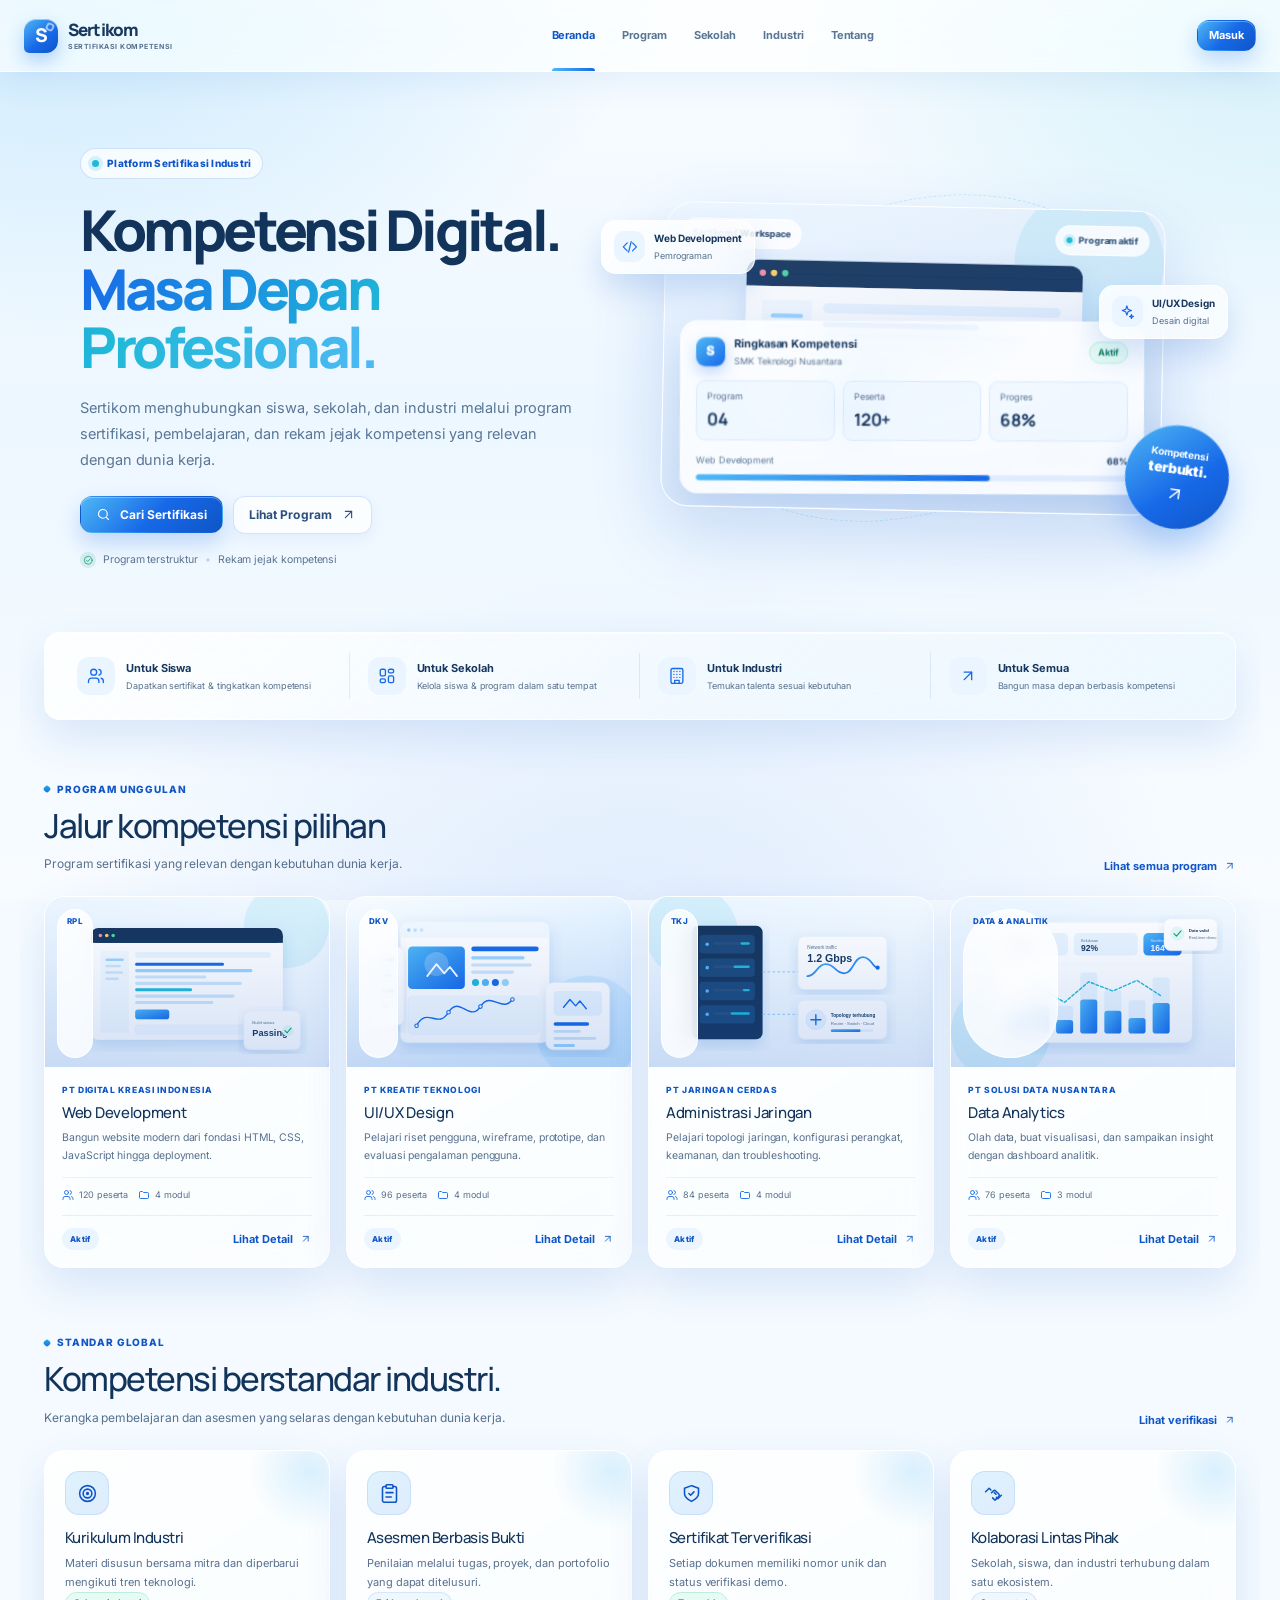
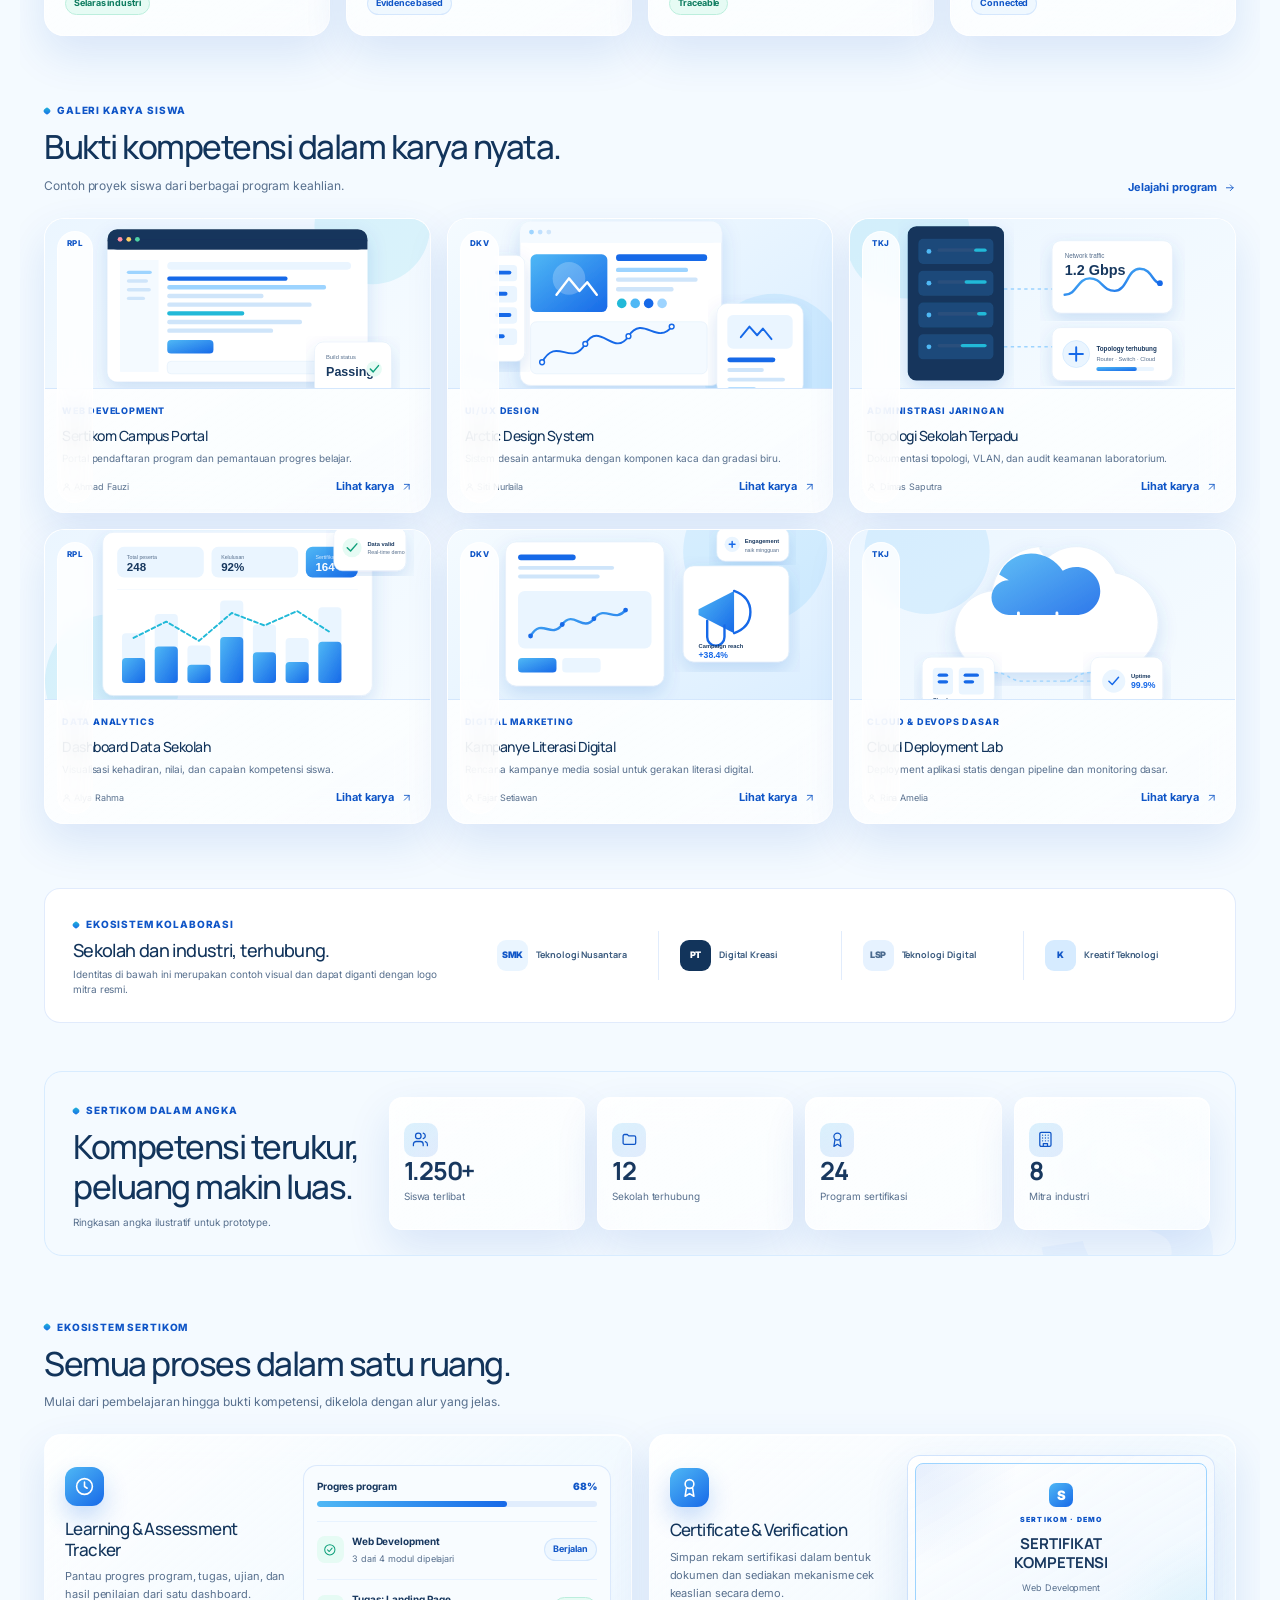
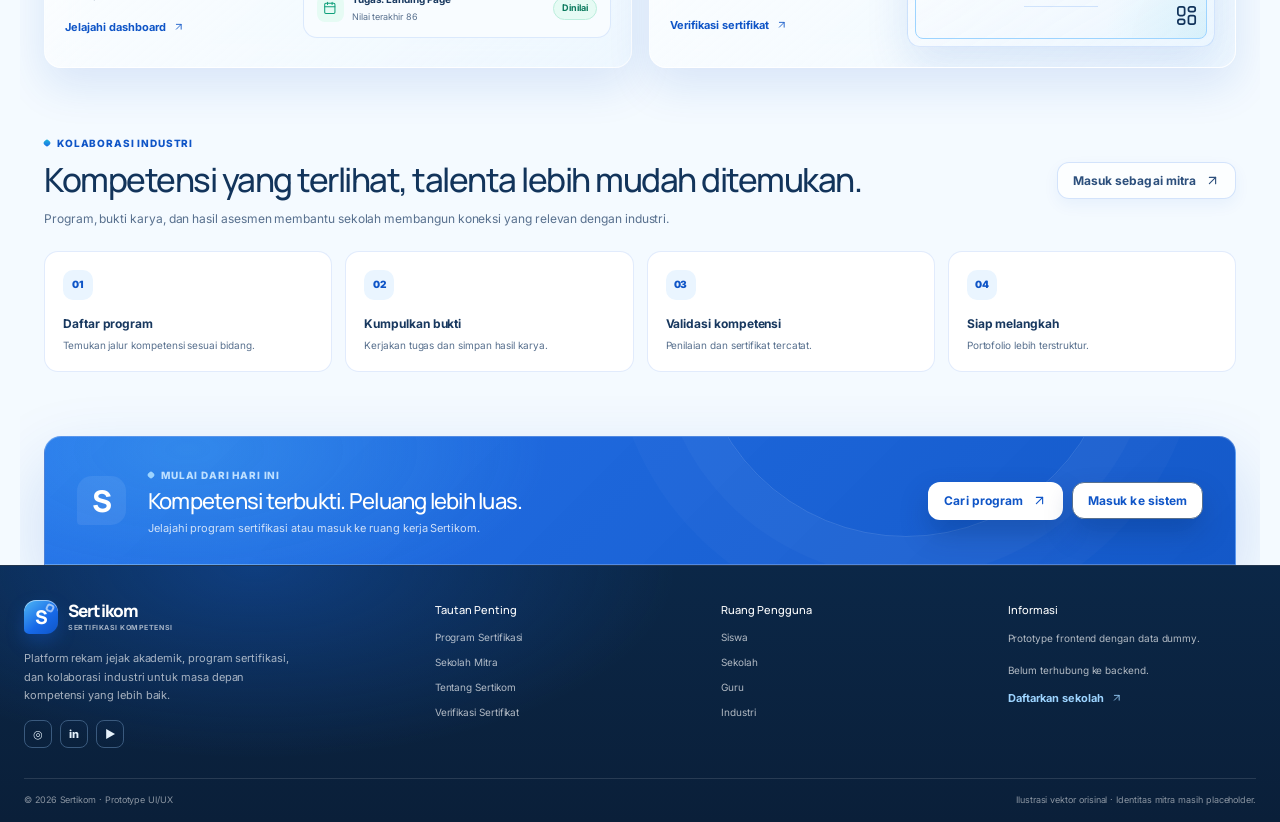
<file: index.html>
<!doctype html>
<html lang="id">
<head>
  <meta charset="utf-8">
  <meta name="viewport" content="width=device-width, initial-scale=1">
  <meta name="description" content="Prototype UI/UX Website Sertikom menggunakan data dummy tanpa database.">
  <title>Beranda | Sertikom · Prototype</title>
  <link rel="icon" type="image/svg+xml" href="assets/img/sertikom-logo.svg">
  <link rel="stylesheet" href="assets/vendor/bootstrap.min.css">
  <link rel="stylesheet" href="assets/css/styles.css">
  <script>window.SERTIKOM_START_PAGE='landing';</script>
</head>
<body>
  <div id="root"></div>
  <div id="modalRoot"></div>
  <div id="toastRoot"></div>
  <script src="assets/vendor/bootstrap.bundle.min.js"></script>
<script src="assets/vendor/gsap.min.js"></script>
<script src="assets/vendor/ScrollTrigger.min.js"></script>
<script src="assets/vendor/anime.min.js"></script>
<script src="assets/vendor/motion.min.js"></script>
<script src="assets/js/dummy-data.js"></script>
<script src="assets/js/core.js"></script>
<script src="assets/js/public-pages.js"></script>
<script src="assets/js/dashboard-shell.js"></script>
<script src="assets/js/admin-pages.js"></script>
<script src="assets/js/student-pages.js"></script>
<script src="assets/js/teacher-pages.js"></script>
<script src="assets/js/industry-pages.js"></script>
<script src="assets/js/actions.js"></script>
<script src="assets/js/product-pages.js"></script>
<script src="assets/js/animations.js"></script>
<script src="assets/js/init.js"></script>
</body>
</html>
</file>
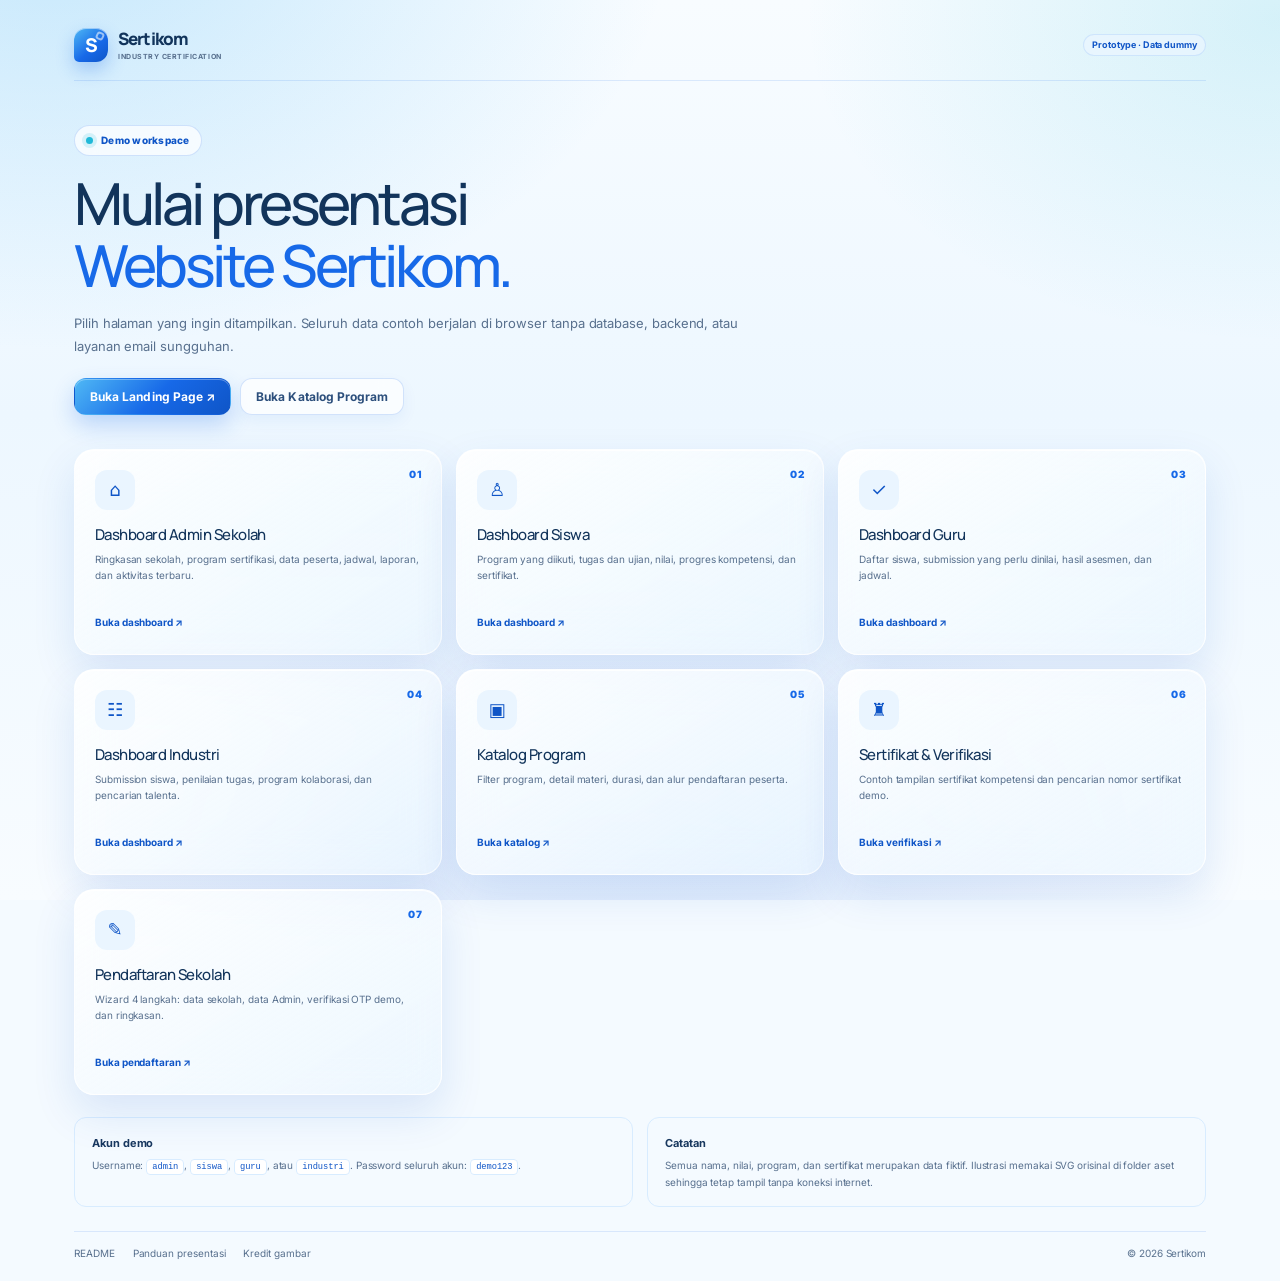
<file: presentasi.html>
<!doctype html>
<html lang="id"><head><meta charset="utf-8"><meta name="viewport" content="width=device-width,initial-scale=1"><title>Panduan Demo Sertikom</title><link rel="stylesheet" href="assets/vendor/bootstrap.min.css">
  <link rel="stylesheet" href="assets/css/styles.css"></head><body><main class="presentation-home"><header class="presentation-header"><a class="brand" href="index.html"><span class="brand-mark">S</span><span class="brand-copy">Sertikom<small>INDUSTRY CERTIFICATION</small></span></a><span class="status-tag status-progress">Prototype · Data dummy</span></header><section class="presentation-hero"><span class="eyebrow-pill"><span class="eyebrow-dot"></span> Demo workspace</span><h1>Mulai presentasi<br><span>Website Sertikom.</span></h1><p>Pilih halaman yang ingin ditampilkan. Seluruh data contoh berjalan di browser tanpa database, backend, atau layanan email sungguhan.</p><div class="presentation-hero-actions"><a class="btn btn-primary" href="index.html">Buka Landing Page ↗</a><a class="btn btn-outline" href="pages/catalog.html">Buka Katalog Program</a></div></section><section class="presentation-cards"><a class="presentation-card" href="pages/admin.html"><span class="presentation-number">01</span><span class="presentation-icon">⌂</span><h3>Dashboard Admin Sekolah</h3><p>Ringkasan sekolah, program sertifikasi, data peserta, jadwal, laporan, dan aktivitas terbaru.</p><b>Buka dashboard ↗</b></a><a class="presentation-card" href="pages/siswa.html"><span class="presentation-number">02</span><span class="presentation-icon">♙</span><h3>Dashboard Siswa</h3><p>Program yang diikuti, tugas dan ujian, nilai, progres kompetensi, dan sertifikat.</p><b>Buka dashboard ↗</b></a><a class="presentation-card" href="pages/guru.html"><span class="presentation-number">03</span><span class="presentation-icon">✓</span><h3>Dashboard Guru</h3><p>Daftar siswa, submission yang perlu dinilai, hasil asesmen, dan jadwal.</p><b>Buka dashboard ↗</b></a><a class="presentation-card" href="pages/submissions.html"><span class="presentation-number">04</span><span class="presentation-icon">☷</span><h3>Dashboard Industri</h3><p>Submission siswa, penilaian tugas, program kolaborasi, dan pencarian talenta.</p><b>Buka dashboard ↗</b></a><a class="presentation-card" href="pages/catalog.html"><span class="presentation-number">05</span><span class="presentation-icon">▣</span><h3>Katalog Program</h3><p>Filter program, detail materi, durasi, dan alur pendaftaran peserta.</p><b>Buka katalog ↗</b></a><a class="presentation-card" href="pages/verifikasi-sertifikat.html"><span class="presentation-number">06</span><span class="presentation-icon">♜</span><h3>Sertifikat & Verifikasi</h3><p>Contoh tampilan sertifikat kompetensi dan pencarian nomor sertifikat demo.</p><b>Buka verifikasi ↗</b></a><a class="presentation-card" href="pages/register.html"><span class="presentation-number">07</span><span class="presentation-icon">✎</span><h3>Pendaftaran Sekolah</h3><p>Wizard 4 langkah: data sekolah, data Admin, verifikasi OTP demo, dan ringkasan.</p><b>Buka pendaftaran ↗</b></a></section><section class="presentation-note"><div><b>Akun demo</b><p>Username: <code>admin</code>, <code>siswa</code>, <code>guru</code>, atau <code>industri</code>. Password seluruh akun: <code>demo123</code>.</p></div><div><b>Catatan</b><p>Semua nama, nilai, program, dan sertifikat merupakan data fiktif. Ilustrasi memakai SVG orisinal di folder aset sehingga tetap tampil tanpa koneksi internet.</p></div></section><footer class="presentation-footer"><a href="README.md">README</a><a href="docs/panduan-presentasi.md">Panduan presentasi</a><a href="docs/credits-gambar.md">Kredit gambar</a><span>© 2026 Sertikom</span></footer></main></body></html>
</file>
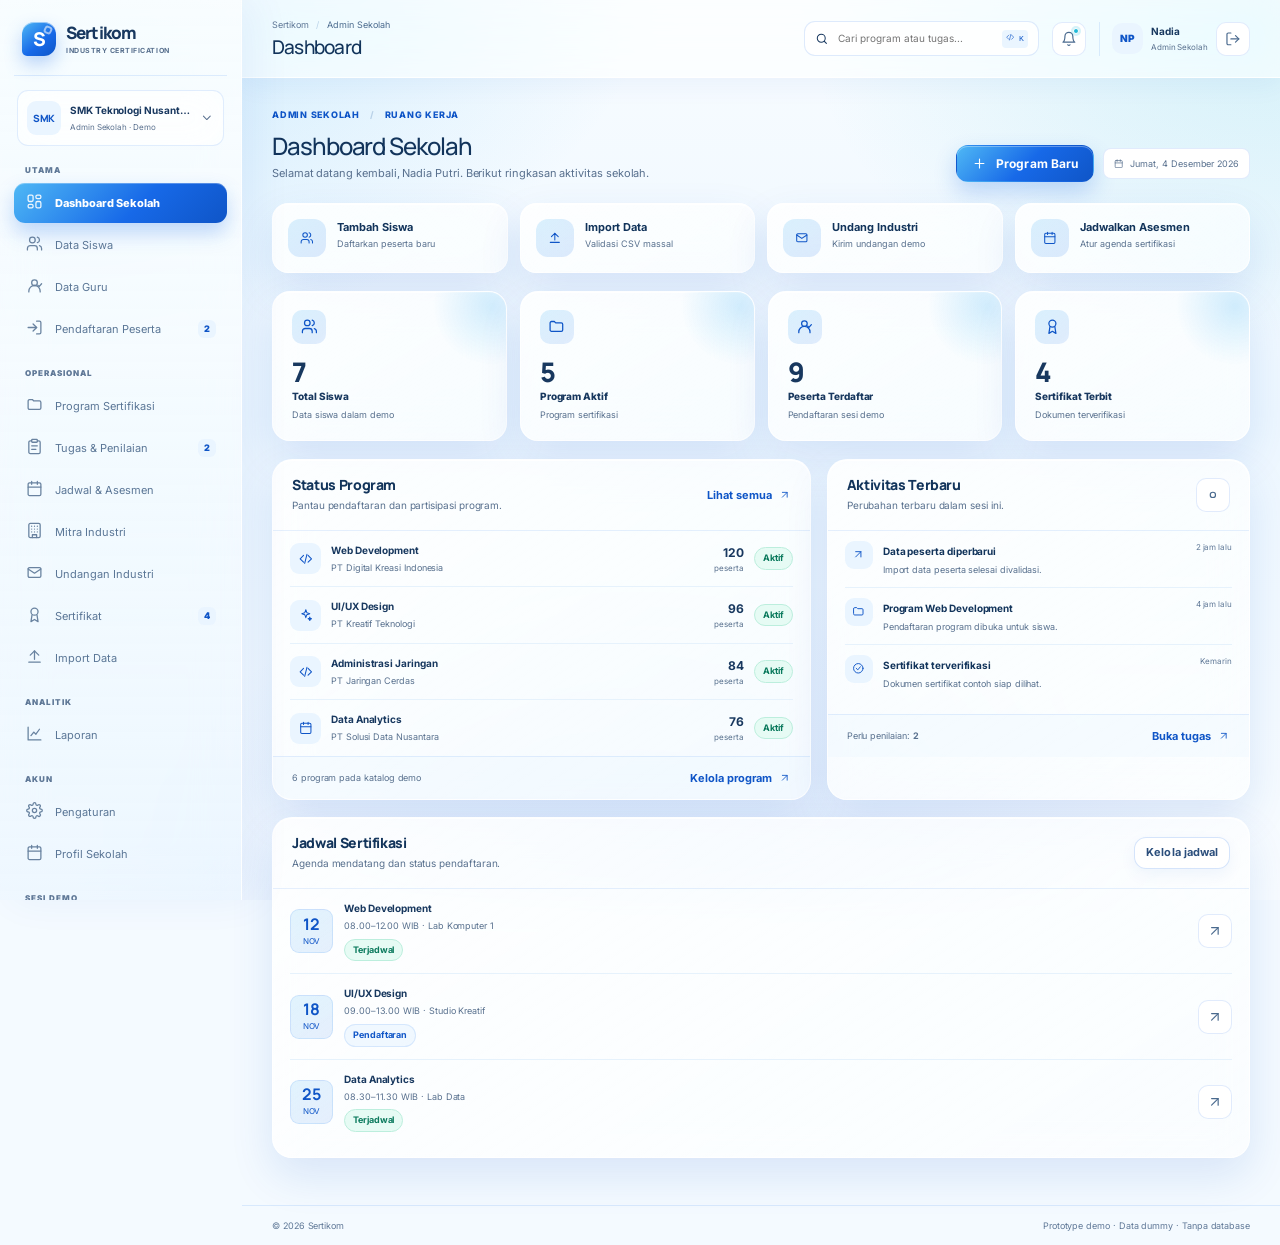
<file: pages/admin.html>
<!doctype html>
<html lang="id">
<head>
  <meta charset="utf-8">
  <meta name="viewport" content="width=device-width, initial-scale=1">
  <meta name="description" content="Prototype UI/UX Website Sertikom menggunakan data dummy tanpa database.">
  <title>Dashboard Admin Sekolah | Sertikom · Prototype</title>
  <link rel="icon" type="image/svg+xml" href="../assets/img/sertikom-logo.svg">
  <link rel="stylesheet" href="../assets/vendor/bootstrap.min.css">
  <link rel="stylesheet" href="../assets/css/styles.css">
  <script>window.SERTIKOM_START_ROLE='admin';window.SERTIKOM_START_APP_PAGE='overview';</script>
</head>
<body>
  <div id="root"></div>
  <div id="modalRoot"></div>
  <div id="toastRoot"></div>
  <script src="../assets/vendor/bootstrap.bundle.min.js"></script>
<script src="../assets/vendor/gsap.min.js"></script>
<script src="../assets/vendor/ScrollTrigger.min.js"></script>
<script src="../assets/vendor/anime.min.js"></script>
<script src="../assets/vendor/motion.min.js"></script>
<script src="../assets/js/dummy-data.js"></script>
<script src="../assets/js/core.js"></script>
<script src="../assets/js/public-pages.js"></script>
<script src="../assets/js/dashboard-shell.js"></script>
<script src="../assets/js/admin-pages.js"></script>
<script src="../assets/js/student-pages.js"></script>
<script src="../assets/js/teacher-pages.js"></script>
<script src="../assets/js/industry-pages.js"></script>
<script src="../assets/js/actions.js"></script>
<script src="../assets/js/product-pages.js"></script>
<script src="../assets/js/animations.js"></script>
<script src="../assets/js/init.js"></script>
</body>
</html>
</file>
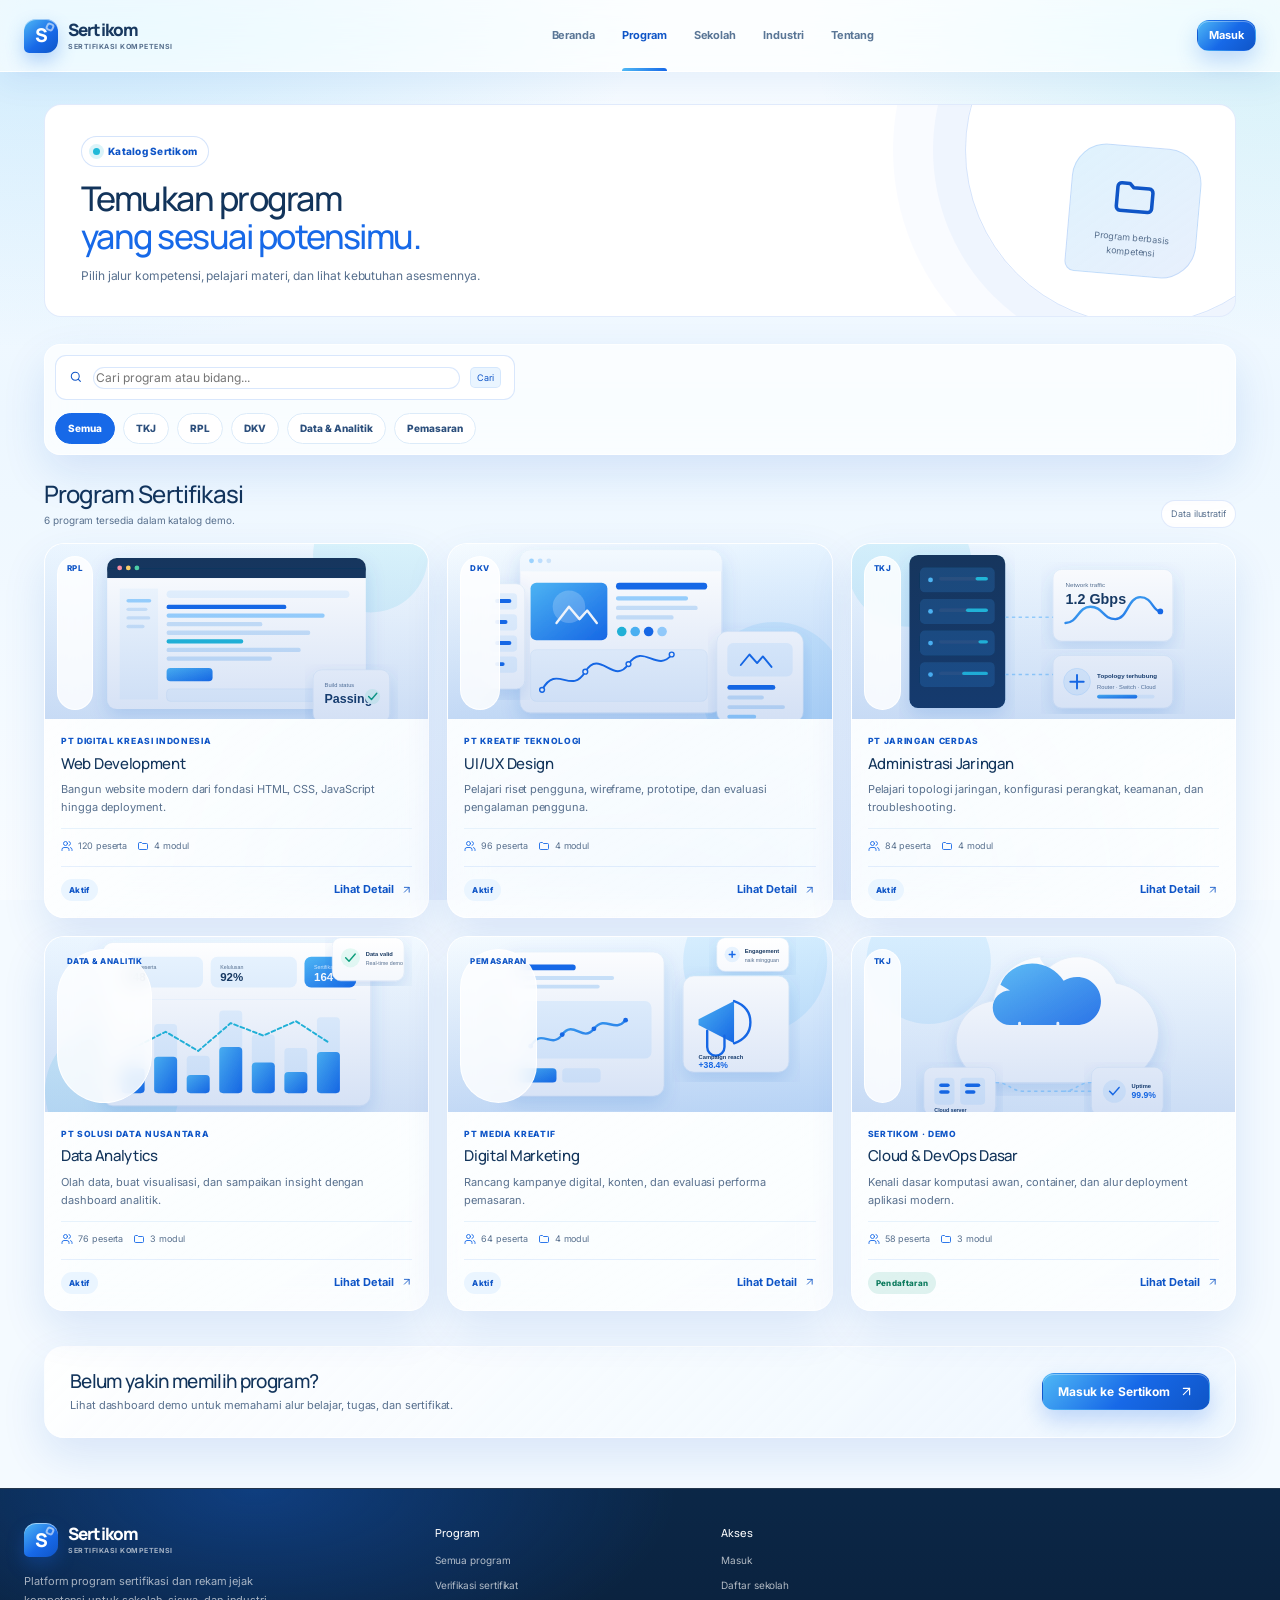
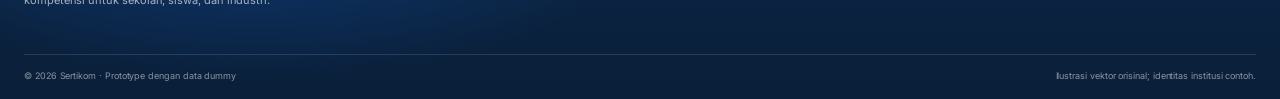
<file: pages/catalog.html>
<!doctype html>
<html lang="id">
<head>
  <meta charset="utf-8">
  <meta name="viewport" content="width=device-width,initial-scale=1">
  <meta name="description" content="Prototype UI/UX Sertikom, berjalan dengan data dummy tanpa database.">
  <title>Katalog Program | Sertikom</title>
  <link rel="icon" type="image/svg+xml" href="../assets/img/sertikom-logo.svg">
  <link rel="stylesheet" href="../assets/vendor/bootstrap.min.css">
  <link rel="stylesheet" href="../assets/css/styles.css">
  <script>window.SERTIKOM_START_PAGE='catalog';</script>
</head>
<body>
  <div id="root"></div><div id="modalRoot"></div><div id="toastRoot"></div>
  <script src="../assets/vendor/bootstrap.bundle.min.js"></script>
<script src="../assets/vendor/gsap.min.js"></script>
<script src="../assets/vendor/ScrollTrigger.min.js"></script>
<script src="../assets/vendor/anime.min.js"></script>
<script src="../assets/vendor/motion.min.js"></script>
<script src="../assets/js/dummy-data.js"></script>
<script src="../assets/js/core.js"></script>
<script src="../assets/js/public-pages.js"></script>
<script src="../assets/js/dashboard-shell.js"></script>
<script src="../assets/js/admin-pages.js"></script>
<script src="../assets/js/student-pages.js"></script>
<script src="../assets/js/teacher-pages.js"></script>
<script src="../assets/js/industry-pages.js"></script>
<script src="../assets/js/actions.js"></script>
<script src="../assets/js/product-pages.js"></script>
<script src="../assets/js/animations.js"></script>
<script src="../assets/js/init.js"></script>
</body>
</html>
</file>
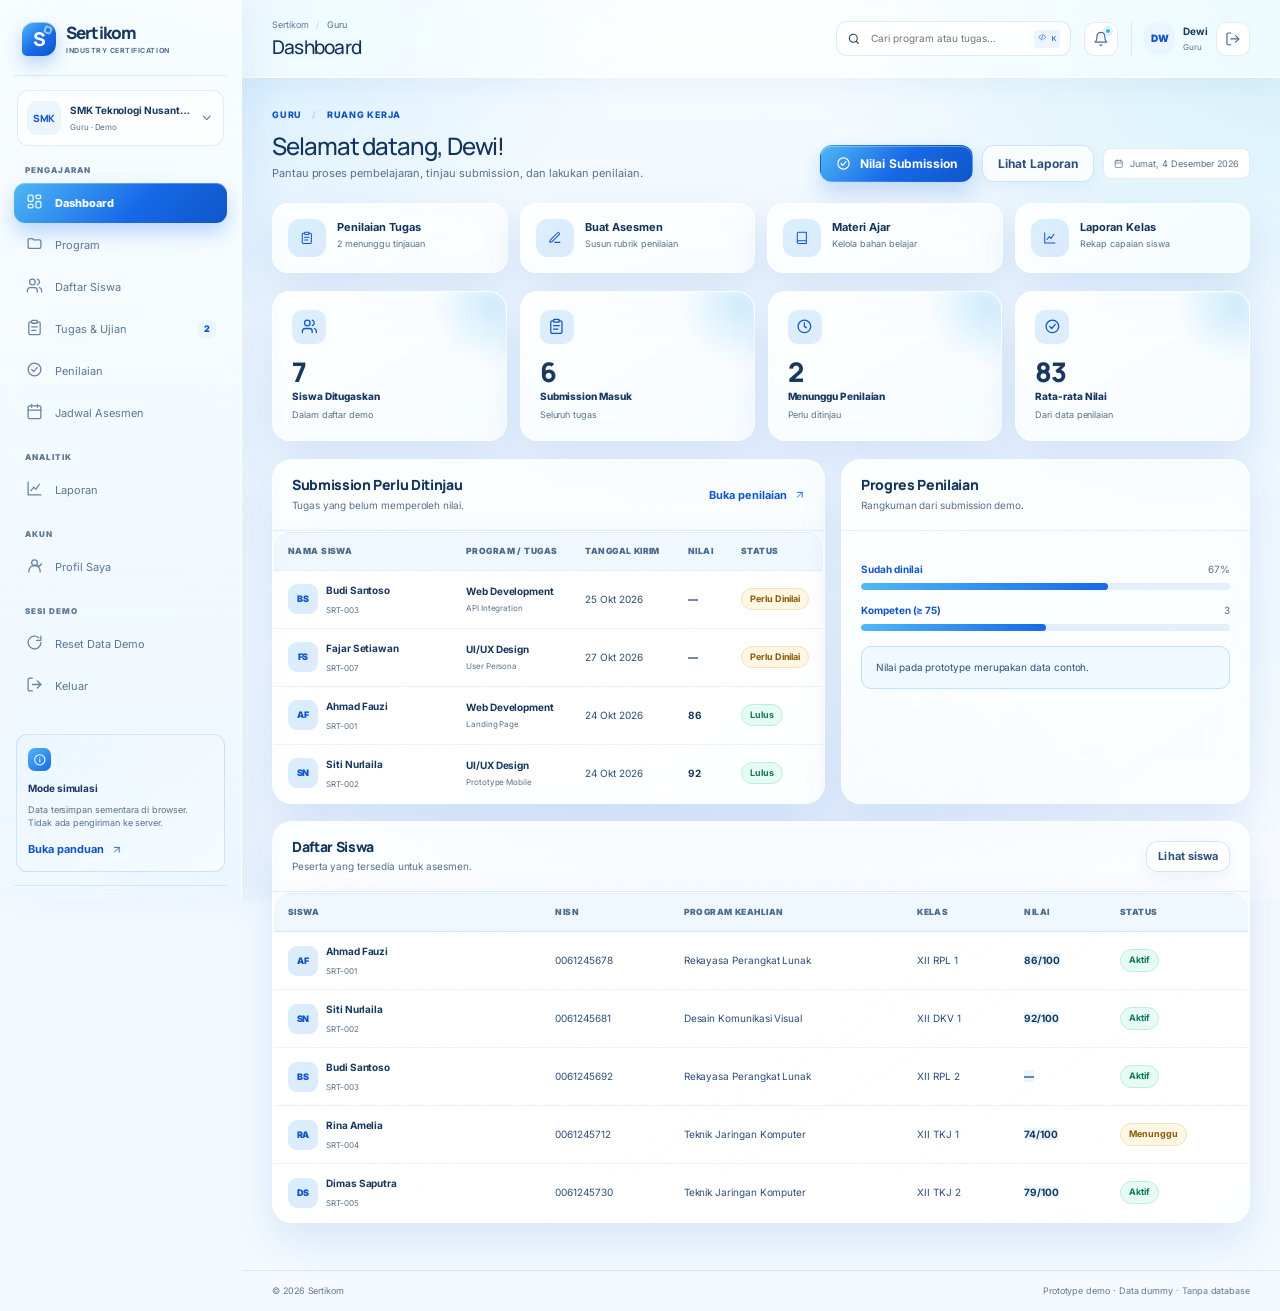
<file: pages/guru.html>
<!doctype html>
<html lang="id">
<head>
  <meta charset="utf-8">
  <meta name="viewport" content="width=device-width, initial-scale=1">
  <meta name="description" content="Prototype UI/UX Website Sertikom menggunakan data dummy tanpa database.">
  <title>Dashboard Guru | Sertikom · Prototype</title>
  <link rel="icon" type="image/svg+xml" href="../assets/img/sertikom-logo.svg">
  <link rel="stylesheet" href="../assets/vendor/bootstrap.min.css">
  <link rel="stylesheet" href="../assets/css/styles.css">
  <script>window.SERTIKOM_START_ROLE='teacher';window.SERTIKOM_START_APP_PAGE='overview';</script>
</head>
<body>
  <div id="root"></div>
  <div id="modalRoot"></div>
  <div id="toastRoot"></div>
  <script src="../assets/vendor/bootstrap.bundle.min.js"></script>
<script src="../assets/vendor/gsap.min.js"></script>
<script src="../assets/vendor/ScrollTrigger.min.js"></script>
<script src="../assets/vendor/anime.min.js"></script>
<script src="../assets/vendor/motion.min.js"></script>
<script src="../assets/js/dummy-data.js"></script>
<script src="../assets/js/core.js"></script>
<script src="../assets/js/public-pages.js"></script>
<script src="../assets/js/dashboard-shell.js"></script>
<script src="../assets/js/admin-pages.js"></script>
<script src="../assets/js/student-pages.js"></script>
<script src="../assets/js/teacher-pages.js"></script>
<script src="../assets/js/industry-pages.js"></script>
<script src="../assets/js/actions.js"></script>
<script src="../assets/js/product-pages.js"></script>
<script src="../assets/js/animations.js"></script>
<script src="../assets/js/init.js"></script>
</body>
</html>
</file>
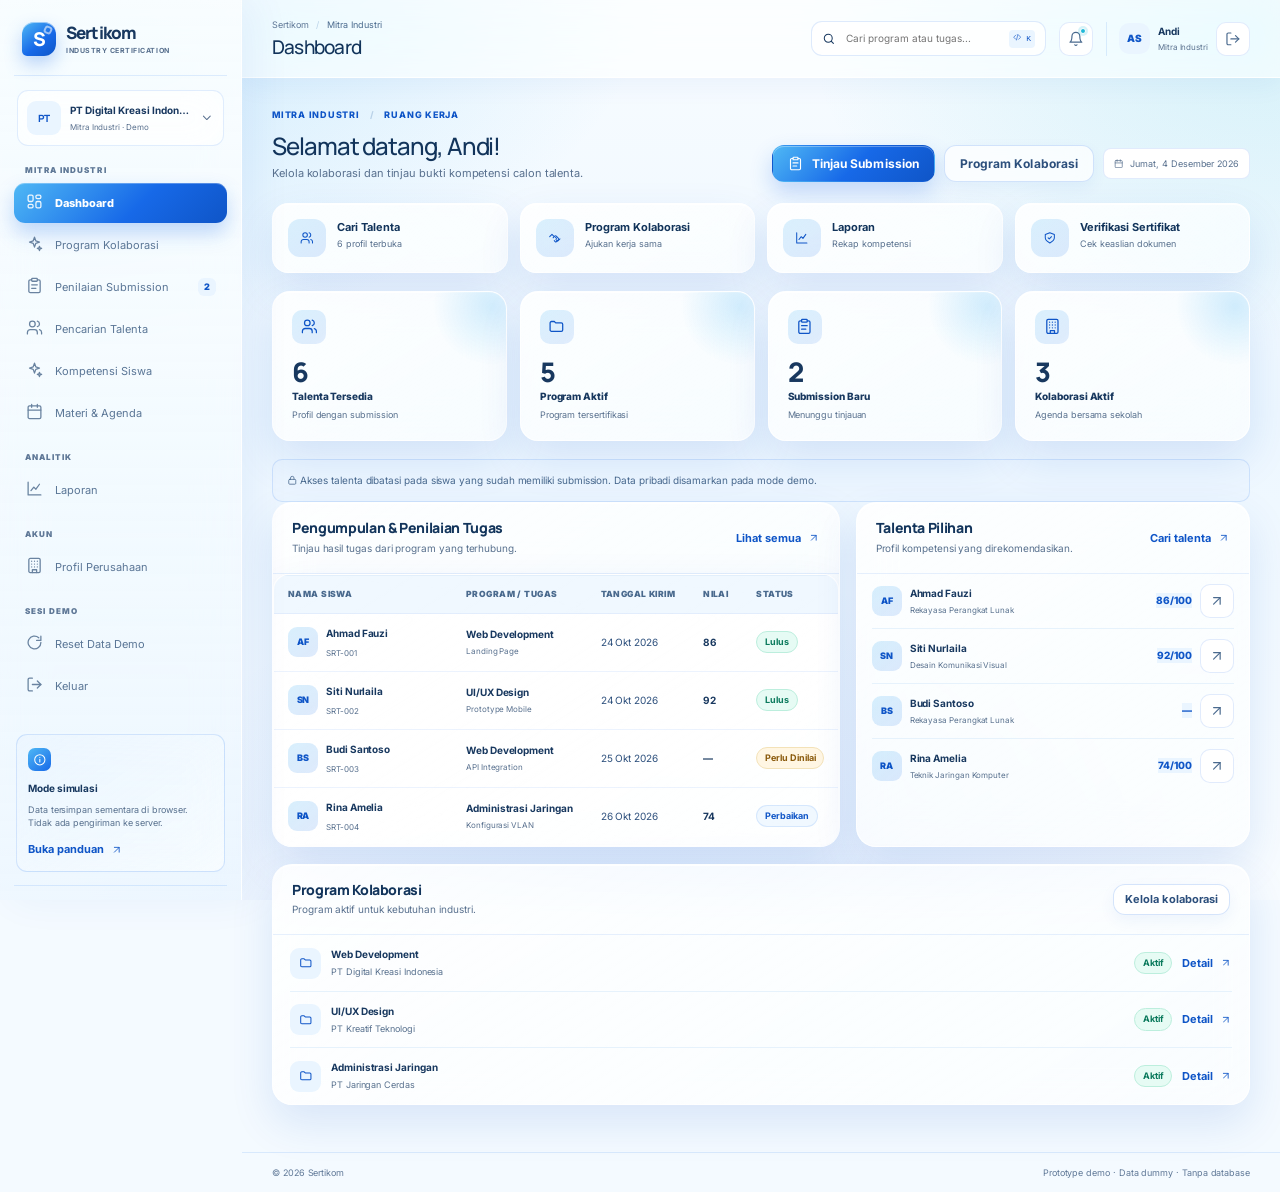
<file: pages/industri.html>
<!doctype html>
<html lang="id">
<head>
  <meta charset="utf-8">
  <meta name="viewport" content="width=device-width, initial-scale=1">
  <meta name="description" content="Prototype UI/UX Website Sertikom menggunakan data dummy tanpa database.">
  <title>Dashboard Mitra Industri | Sertikom · Prototype</title>
  <link rel="icon" type="image/svg+xml" href="../assets/img/sertikom-logo.svg">
  <link rel="stylesheet" href="../assets/vendor/bootstrap.min.css">
  <link rel="stylesheet" href="../assets/css/styles.css">
  <script>window.SERTIKOM_START_ROLE='industry';window.SERTIKOM_START_APP_PAGE='overview';</script>
</head>
<body>
  <div id="root"></div>
  <div id="modalRoot"></div>
  <div id="toastRoot"></div>
  <script src="../assets/vendor/bootstrap.bundle.min.js"></script>
<script src="../assets/vendor/gsap.min.js"></script>
<script src="../assets/vendor/ScrollTrigger.min.js"></script>
<script src="../assets/vendor/anime.min.js"></script>
<script src="../assets/vendor/motion.min.js"></script>
<script src="../assets/js/dummy-data.js"></script>
<script src="../assets/js/core.js"></script>
<script src="../assets/js/public-pages.js"></script>
<script src="../assets/js/dashboard-shell.js"></script>
<script src="../assets/js/admin-pages.js"></script>
<script src="../assets/js/student-pages.js"></script>
<script src="../assets/js/teacher-pages.js"></script>
<script src="../assets/js/industry-pages.js"></script>
<script src="../assets/js/actions.js"></script>
<script src="../assets/js/product-pages.js"></script>
<script src="../assets/js/animations.js"></script>
<script src="../assets/js/init.js"></script>
</body>
</html>
</file>
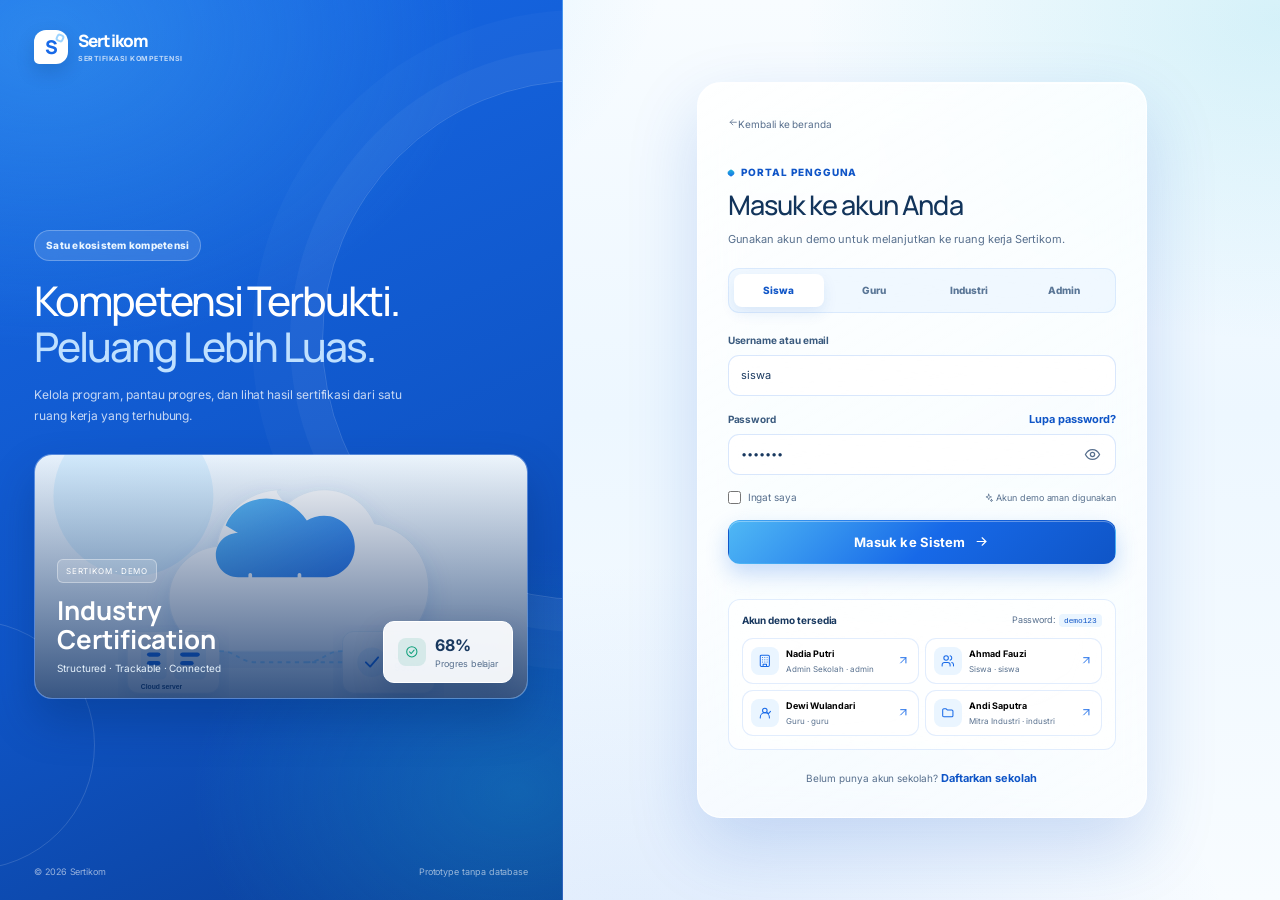
<file: pages/login.html>
<!doctype html>
<html lang="id">
<head>
  <meta charset="utf-8">
  <meta name="viewport" content="width=device-width, initial-scale=1">
  <meta name="description" content="Prototype UI/UX Website Sertikom menggunakan data dummy tanpa database.">
  <title>Login | Sertikom · Prototype</title>
  <link rel="icon" type="image/svg+xml" href="../assets/img/sertikom-logo.svg">
  <link rel="stylesheet" href="../assets/vendor/bootstrap.min.css">
  <link rel="stylesheet" href="../assets/css/styles.css">
  <script>window.SERTIKOM_START_PAGE='login';</script>
</head>
<body>
  <div id="root"></div>
  <div id="modalRoot"></div>
  <div id="toastRoot"></div>
  <script src="../assets/vendor/bootstrap.bundle.min.js"></script>
<script src="../assets/vendor/gsap.min.js"></script>
<script src="../assets/vendor/ScrollTrigger.min.js"></script>
<script src="../assets/vendor/anime.min.js"></script>
<script src="../assets/vendor/motion.min.js"></script>
<script src="../assets/js/dummy-data.js"></script>
<script src="../assets/js/core.js"></script>
<script src="../assets/js/public-pages.js"></script>
<script src="../assets/js/dashboard-shell.js"></script>
<script src="../assets/js/admin-pages.js"></script>
<script src="../assets/js/student-pages.js"></script>
<script src="../assets/js/teacher-pages.js"></script>
<script src="../assets/js/industry-pages.js"></script>
<script src="../assets/js/actions.js"></script>
<script src="../assets/js/product-pages.js"></script>
<script src="../assets/js/animations.js"></script>
<script src="../assets/js/init.js"></script>
</body>
</html>
</file>
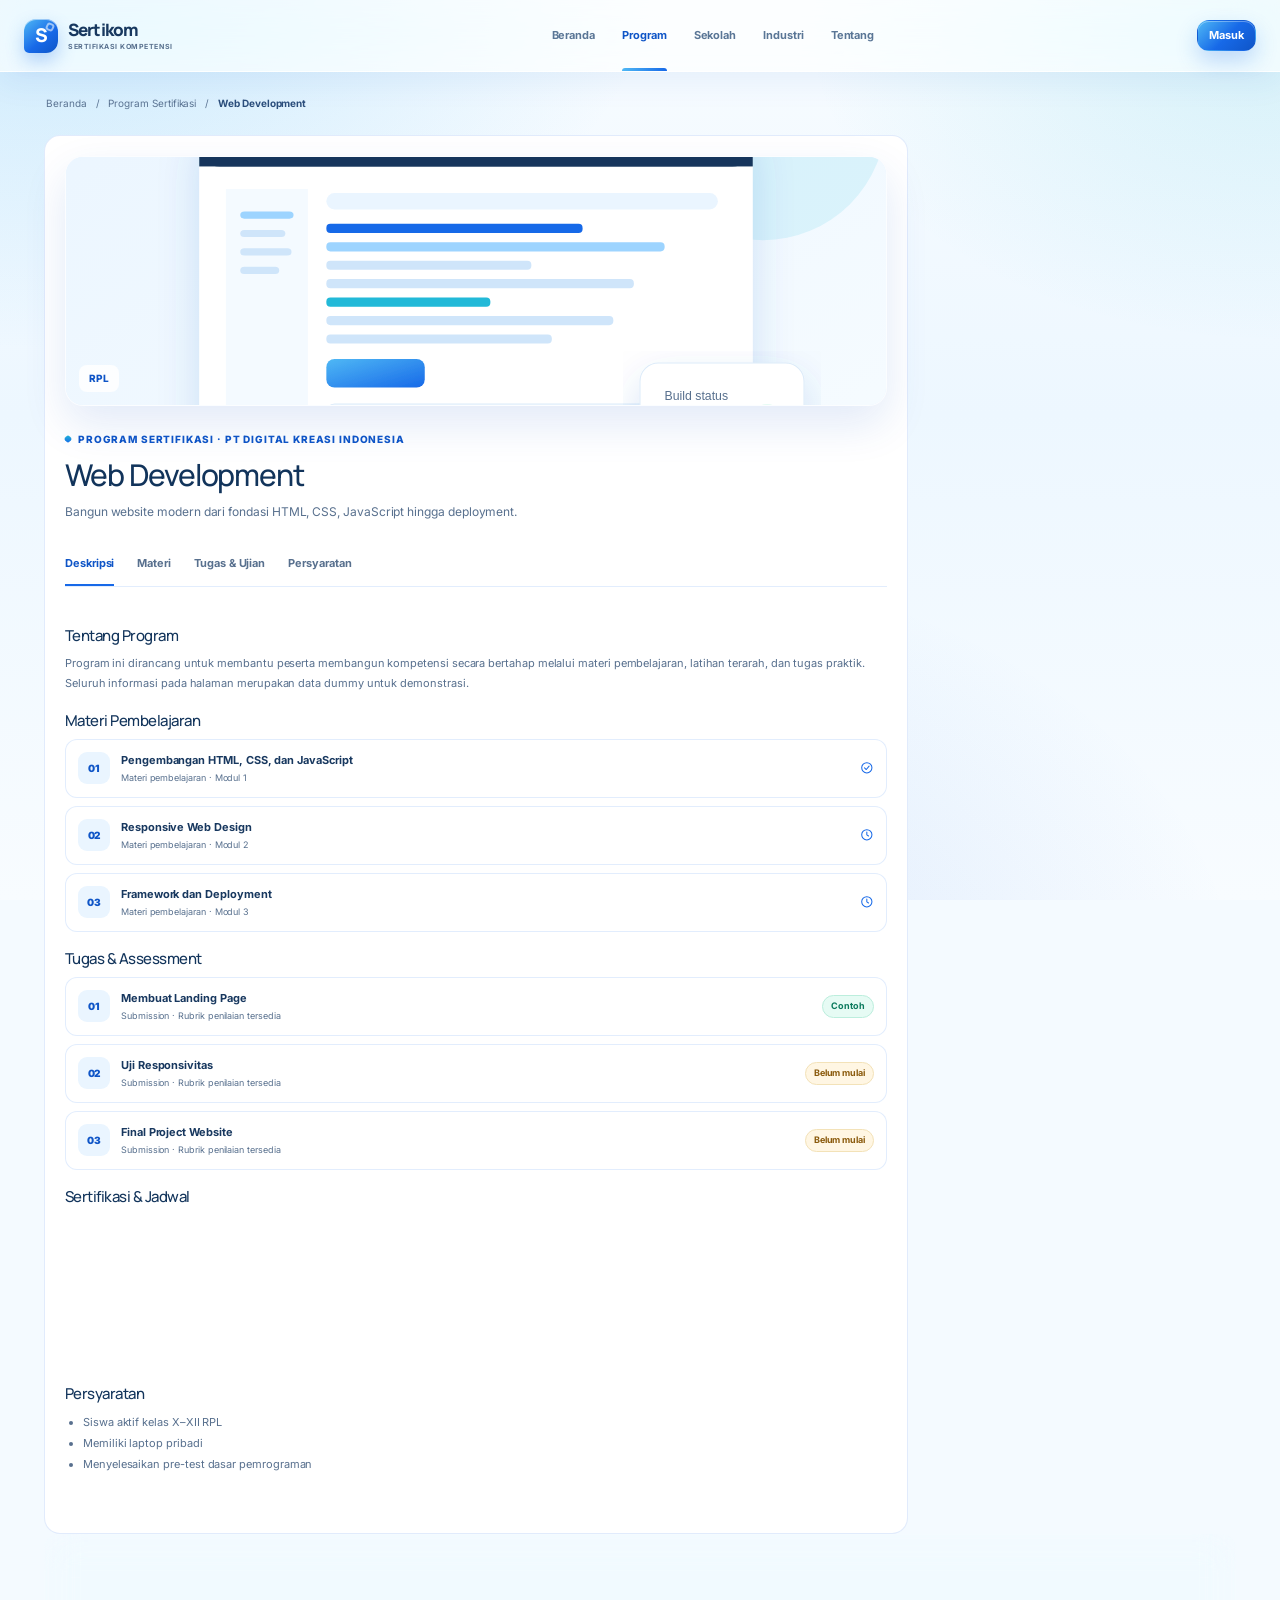
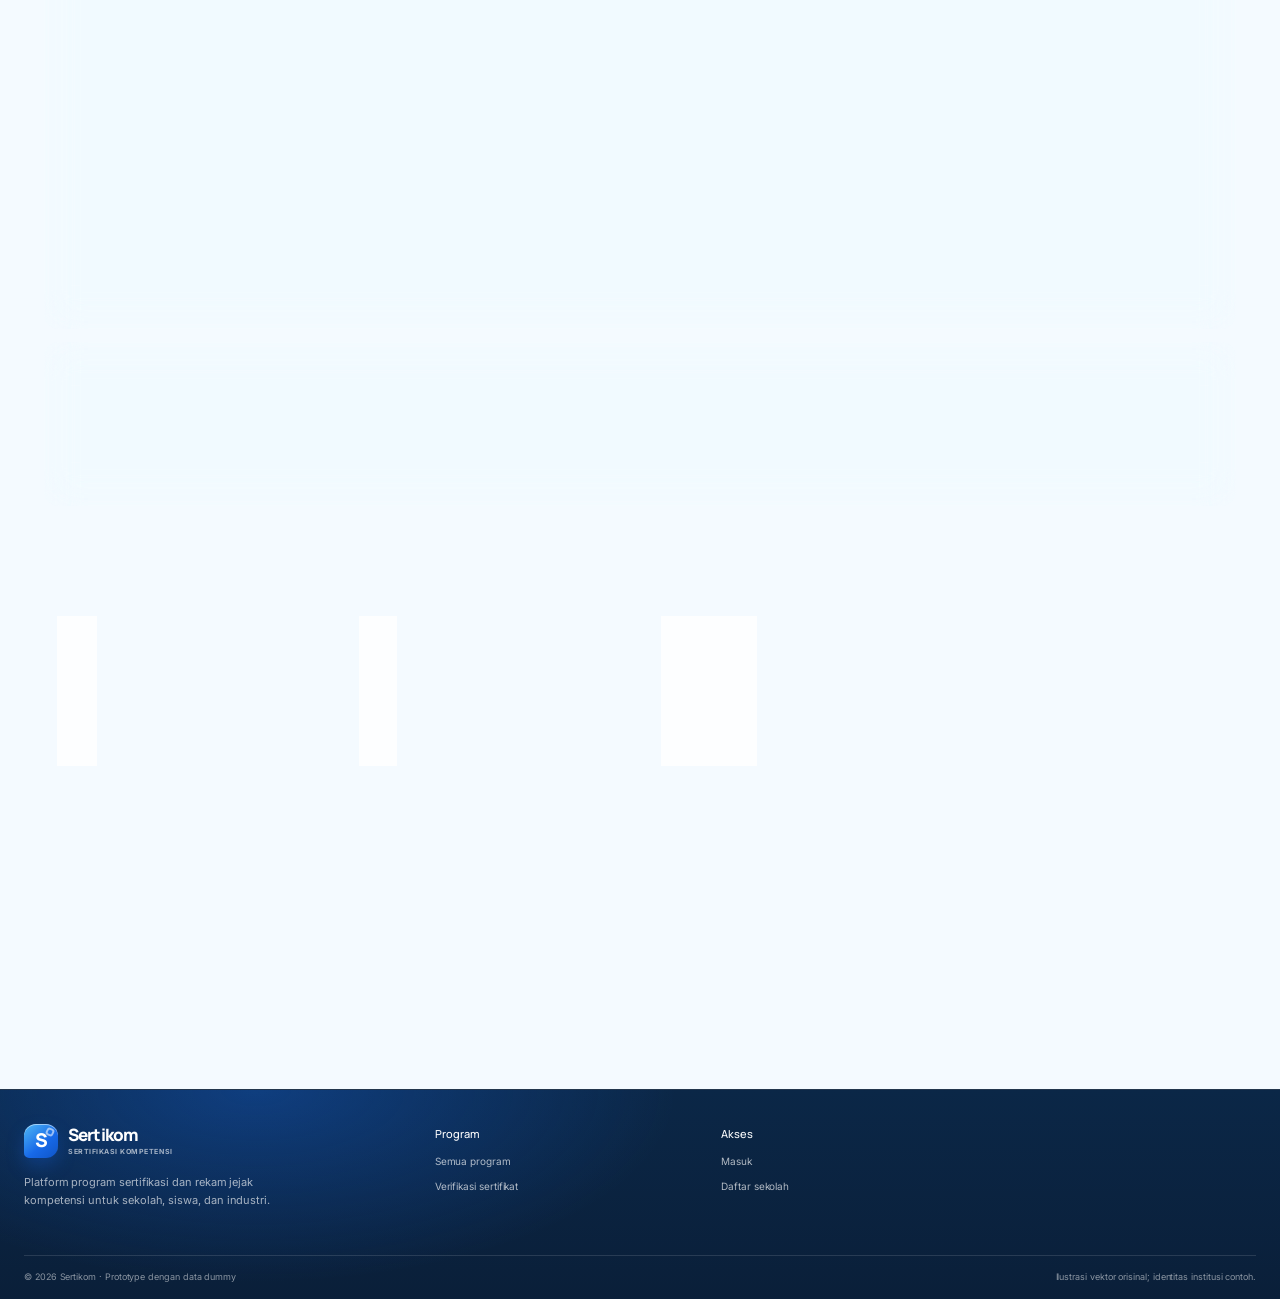
<file: pages/program-detail.html>
<!doctype html>
<html lang="id">
<head>
  <meta charset="utf-8">
  <meta name="viewport" content="width=device-width,initial-scale=1">
  <meta name="description" content="Prototype UI/UX Sertikom, berjalan dengan data dummy tanpa database.">
  <title>Detail Program | Sertikom</title>
  <link rel="icon" type="image/svg+xml" href="../assets/img/sertikom-logo.svg">
  <link rel="stylesheet" href="../assets/vendor/bootstrap.min.css">
  <link rel="stylesheet" href="../assets/css/styles.css">
  <script>window.SERTIKOM_START_PAGE='programDetail';</script>
</head>
<body>
  <div id="root"></div><div id="modalRoot"></div><div id="toastRoot"></div>
  <script src="../assets/vendor/bootstrap.bundle.min.js"></script>
<script src="../assets/vendor/gsap.min.js"></script>
<script src="../assets/vendor/ScrollTrigger.min.js"></script>
<script src="../assets/vendor/anime.min.js"></script>
<script src="../assets/vendor/motion.min.js"></script>
<script src="../assets/js/dummy-data.js"></script>
<script src="../assets/js/core.js"></script>
<script src="../assets/js/public-pages.js"></script>
<script src="../assets/js/dashboard-shell.js"></script>
<script src="../assets/js/admin-pages.js"></script>
<script src="../assets/js/student-pages.js"></script>
<script src="../assets/js/teacher-pages.js"></script>
<script src="../assets/js/industry-pages.js"></script>
<script src="../assets/js/actions.js"></script>
<script src="../assets/js/product-pages.js"></script>
<script src="../assets/js/animations.js"></script>
<script src="../assets/js/init.js"></script>
</body>
</html>
</file>
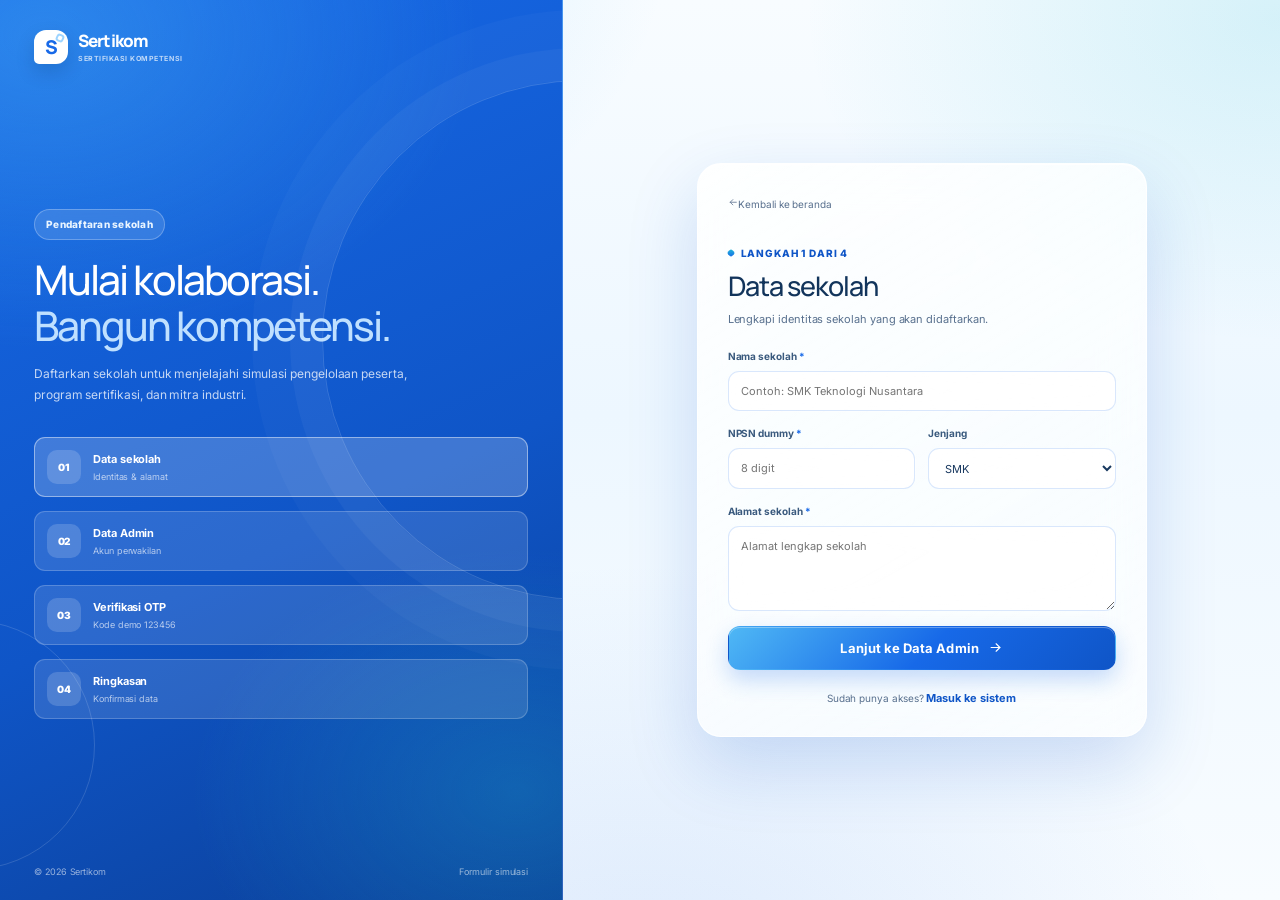
<file: pages/register.html>
<!doctype html>
<html lang="id">
<head>
  <meta charset="utf-8">
  <meta name="viewport" content="width=device-width, initial-scale=1">
  <meta name="description" content="Prototype UI/UX Website Sertikom menggunakan data dummy tanpa database.">
  <title>Pendaftaran Sekolah | Sertikom · Prototype</title>
  <link rel="icon" type="image/svg+xml" href="../assets/img/sertikom-logo.svg">
  <link rel="stylesheet" href="../assets/vendor/bootstrap.min.css">
  <link rel="stylesheet" href="../assets/css/styles.css">
  <script>window.SERTIKOM_START_PAGE='register';</script>
</head>
<body>
  <div id="root"></div>
  <div id="modalRoot"></div>
  <div id="toastRoot"></div>
  <script src="../assets/vendor/bootstrap.bundle.min.js"></script>
<script src="../assets/vendor/gsap.min.js"></script>
<script src="../assets/vendor/ScrollTrigger.min.js"></script>
<script src="../assets/vendor/anime.min.js"></script>
<script src="../assets/vendor/motion.min.js"></script>
<script src="../assets/js/dummy-data.js"></script>
<script src="../assets/js/core.js"></script>
<script src="../assets/js/public-pages.js"></script>
<script src="../assets/js/dashboard-shell.js"></script>
<script src="../assets/js/admin-pages.js"></script>
<script src="../assets/js/student-pages.js"></script>
<script src="../assets/js/teacher-pages.js"></script>
<script src="../assets/js/industry-pages.js"></script>
<script src="../assets/js/actions.js"></script>
<script src="../assets/js/product-pages.js"></script>
<script src="../assets/js/animations.js"></script>
<script src="../assets/js/init.js"></script>
</body>
</html>
</file>
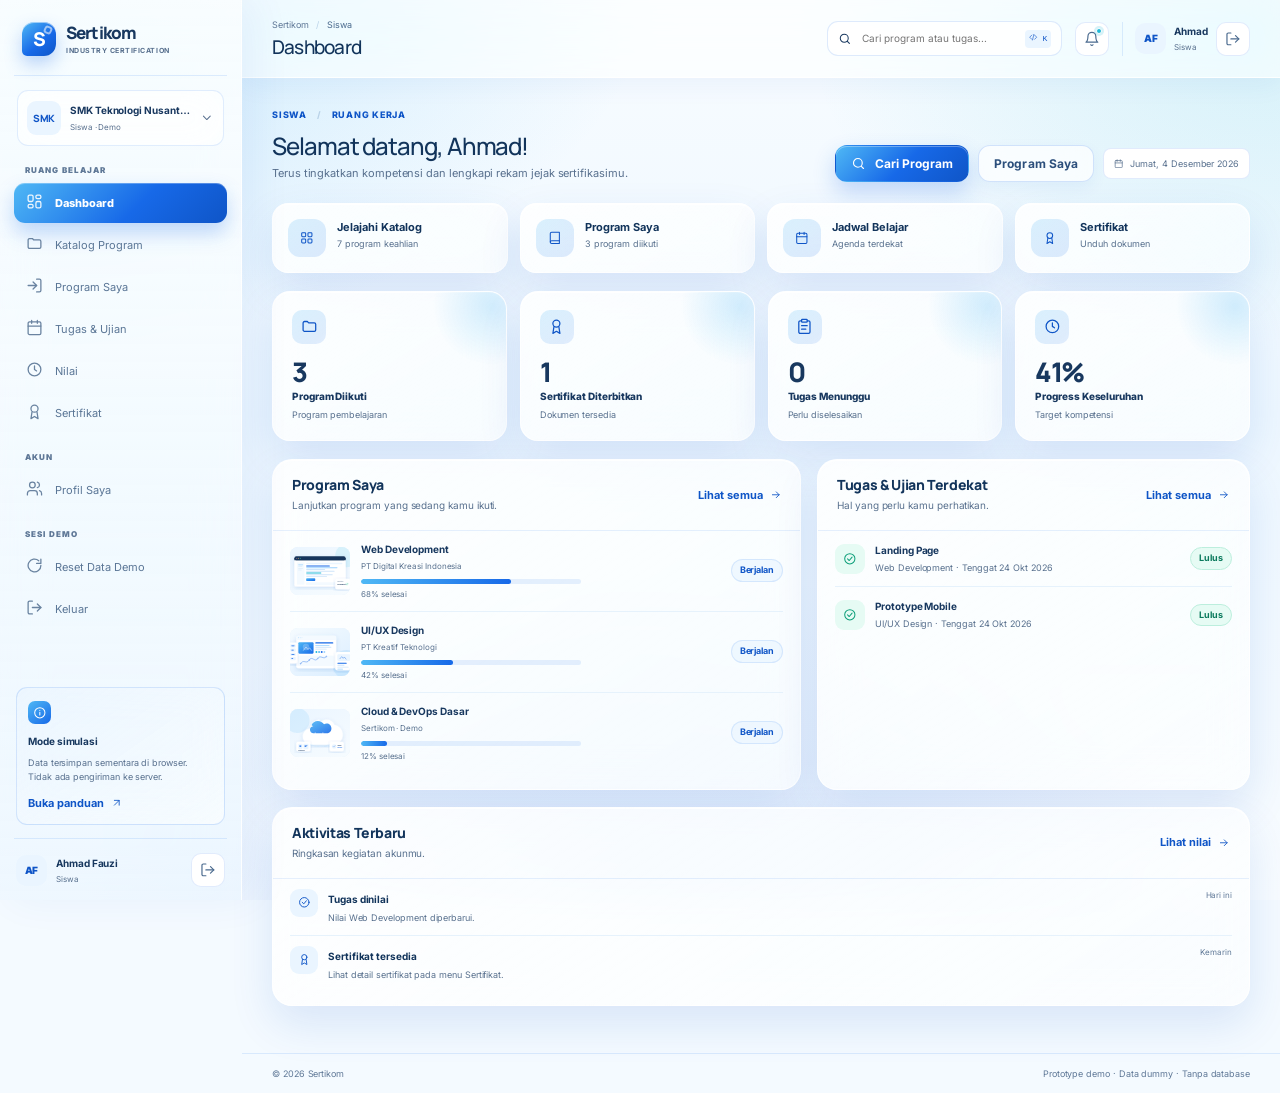
<file: pages/siswa.html>
<!doctype html>
<html lang="id">
<head>
  <meta charset="utf-8">
  <meta name="viewport" content="width=device-width, initial-scale=1">
  <meta name="description" content="Prototype UI/UX Website Sertikom menggunakan data dummy tanpa database.">
  <title>Dashboard Siswa | Sertikom · Prototype</title>
  <link rel="icon" type="image/svg+xml" href="../assets/img/sertikom-logo.svg">
  <link rel="stylesheet" href="../assets/vendor/bootstrap.min.css">
  <link rel="stylesheet" href="../assets/css/styles.css">
  <script>window.SERTIKOM_START_ROLE='student';window.SERTIKOM_START_APP_PAGE='overview';</script>
</head>
<body>
  <div id="root"></div>
  <div id="modalRoot"></div>
  <div id="toastRoot"></div>
  <script src="../assets/vendor/bootstrap.bundle.min.js"></script>
<script src="../assets/vendor/gsap.min.js"></script>
<script src="../assets/vendor/ScrollTrigger.min.js"></script>
<script src="../assets/vendor/anime.min.js"></script>
<script src="../assets/vendor/motion.min.js"></script>
<script src="../assets/js/dummy-data.js"></script>
<script src="../assets/js/core.js"></script>
<script src="../assets/js/public-pages.js"></script>
<script src="../assets/js/dashboard-shell.js"></script>
<script src="../assets/js/admin-pages.js"></script>
<script src="../assets/js/student-pages.js"></script>
<script src="../assets/js/teacher-pages.js"></script>
<script src="../assets/js/industry-pages.js"></script>
<script src="../assets/js/actions.js"></script>
<script src="../assets/js/product-pages.js"></script>
<script src="../assets/js/animations.js"></script>
<script src="../assets/js/init.js"></script>
</body>
</html>
</file>
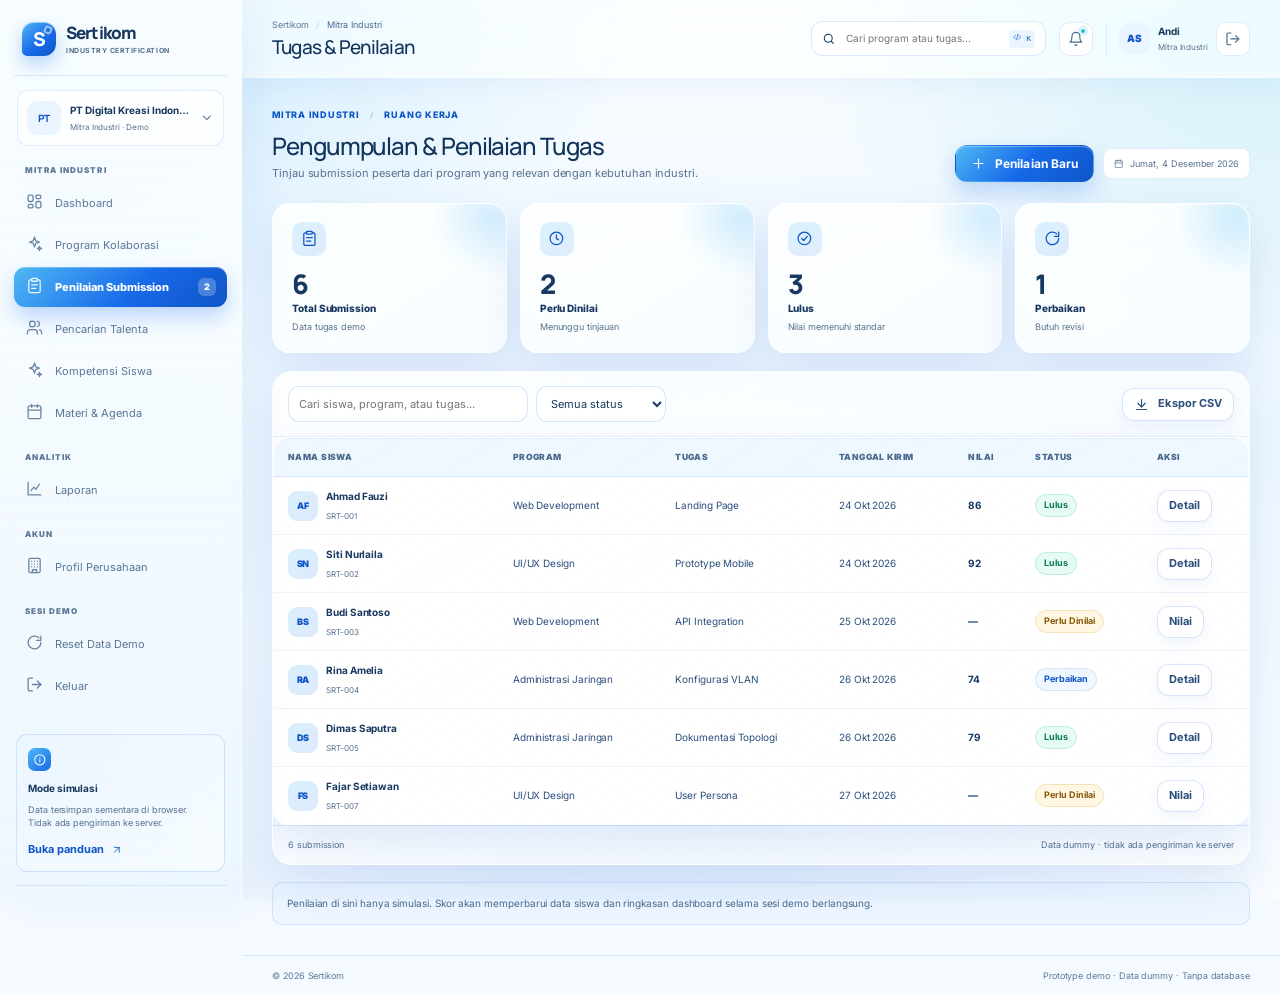
<file: pages/submissions.html>
<!doctype html>
<html lang="id">
<head>
  <meta charset="utf-8">
  <meta name="viewport" content="width=device-width,initial-scale=1">
  <meta name="description" content="Prototype UI/UX Sertikom, berjalan dengan data dummy tanpa database.">
  <title>Tugas & Penilaian | Sertikom</title>
  <link rel="icon" type="image/svg+xml" href="../assets/img/sertikom-logo.svg">
  <link rel="stylesheet" href="../assets/vendor/bootstrap.min.css">
  <link rel="stylesheet" href="../assets/css/styles.css">
  <script>window.SERTIKOM_START_ROLE='industry';window.SERTIKOM_START_APP_PAGE='submissions';</script>
</head>
<body>
  <div id="root"></div><div id="modalRoot"></div><div id="toastRoot"></div>
  <script src="../assets/vendor/bootstrap.bundle.min.js"></script>
<script src="../assets/vendor/gsap.min.js"></script>
<script src="../assets/vendor/ScrollTrigger.min.js"></script>
<script src="../assets/vendor/anime.min.js"></script>
<script src="../assets/vendor/motion.min.js"></script>
<script src="../assets/js/dummy-data.js"></script>
<script src="../assets/js/core.js"></script>
<script src="../assets/js/public-pages.js"></script>
<script src="../assets/js/dashboard-shell.js"></script>
<script src="../assets/js/admin-pages.js"></script>
<script src="../assets/js/student-pages.js"></script>
<script src="../assets/js/teacher-pages.js"></script>
<script src="../assets/js/industry-pages.js"></script>
<script src="../assets/js/actions.js"></script>
<script src="../assets/js/product-pages.js"></script>
<script src="../assets/js/animations.js"></script>
<script src="../assets/js/init.js"></script>
</body>
</html>
</file>
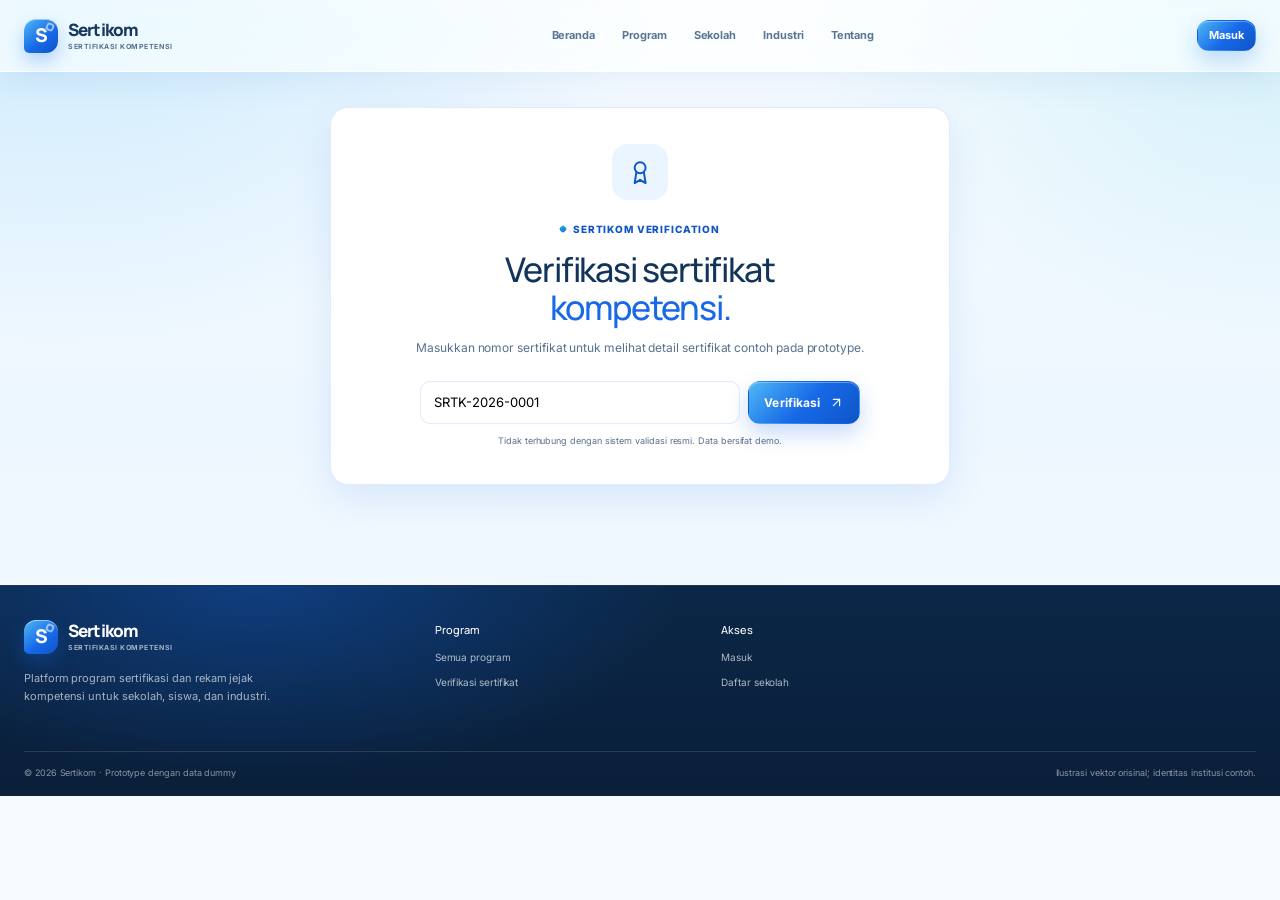
<file: pages/verifikasi-sertifikat.html>
<!doctype html>
<html lang="id">
<head>
  <meta charset="utf-8">
  <meta name="viewport" content="width=device-width,initial-scale=1">
  <meta name="description" content="Prototype UI/UX Sertikom, berjalan dengan data dummy tanpa database.">
  <title>Verifikasi Sertifikat | Sertikom</title>
  <link rel="icon" type="image/svg+xml" href="../assets/img/sertikom-logo.svg">
  <link rel="stylesheet" href="../assets/vendor/bootstrap.min.css">
  <link rel="stylesheet" href="../assets/css/styles.css">
  <script>window.SERTIKOM_START_PAGE='certificateVerify';</script>
</head>
<body>
  <div id="root"></div><div id="modalRoot"></div><div id="toastRoot"></div>
  <script src="../assets/vendor/bootstrap.bundle.min.js"></script>
<script src="../assets/vendor/gsap.min.js"></script>
<script src="../assets/vendor/ScrollTrigger.min.js"></script>
<script src="../assets/vendor/anime.min.js"></script>
<script src="../assets/vendor/motion.min.js"></script>
<script src="../assets/js/dummy-data.js"></script>
<script src="../assets/js/core.js"></script>
<script src="../assets/js/public-pages.js"></script>
<script src="../assets/js/dashboard-shell.js"></script>
<script src="../assets/js/admin-pages.js"></script>
<script src="../assets/js/student-pages.js"></script>
<script src="../assets/js/teacher-pages.js"></script>
<script src="../assets/js/industry-pages.js"></script>
<script src="../assets/js/actions.js"></script>
<script src="../assets/js/product-pages.js"></script>
<script src="../assets/js/animations.js"></script>
<script src="../assets/js/init.js"></script>
</body>
</html>
</file>
<file: assets/css/styles.css>
@import url('https://fonts.googleapis.com/css2?family=Manrope:wght@500;600;700;800&family=Inter:wght@400;500;600;700&display=swap');
:root{
--orange:#1769E8;
--orange-dark:#0F55C7;
--orange-soft:#EAF5FF;
--orange-pale:#F4FAFF;
--orange-border:#BFE0FF;
--ink:#18385F;
--ink-2:#2C4F7C;
--muted:#58708E;
--line:#DCEBF9;
--paper:#FFFFFF;
--canvas:#F2F9FF;
--canvas-2:#E8F4FF;
--green:#0E9F7A;
--green-bg:#E6FBF4;
--blue:#1769E8;
--blue-bg:#EAF5FF;
--red:#D6455D;
--red-bg:#FFECEF;
--amber:#B87A1F;
--amber-bg:#FFF6E3;
--shadow:0 12px 32px rgba(18,52,91,.06);
--shadow-hover:0 18px 34px rgba(18,52,91,.10);
--radius:16px;
--radius-sm:11px;
--font:Inter,'Segoe UI',system-ui,-apple-system,sans-serif;
--display:Inter,'Segoe UI',system-ui,sans-serif}
*{
box-sizing:border-box}
html{
scroll-behavior:smooth}
body{
margin:0;
background:var(--canvas);
color:var(--ink);
font-family:var(--font);
font-size:13px;
line-height:1.5;
-webkit-font-smoothing:antialiased}
button,input,select,textarea{
font:inherit}
button,a{
-webkit-tap-highlight-color:transparent}
button{
cursor:pointer}
a{
color:inherit;
text-decoration:none}
img{
max-width:100%;
display:block}
h1,h2,h3,h4,p{
margin-top:0}
h1,h2,h3,h4{
font-family:var(--display);
letter-spacing:-.035em}
button:focus-visible,a:focus-visible,input:focus-visible,select:focus-visible,textarea:focus-visible{
outline:3px solid rgba(23,105,232,.32);
outline-offset:2px}
::selection{
background:#BFE0FF;
color:#0F3F8C}
/* shared identity */
.brand{
display:inline-flex;
align-items:center;
gap:10px;
min-width:0;
color:var(--ink);
font-weight:800}
.brand-mark{
display:inline-flex;
width:34px;
height:34px;
align-items:center;
justify-content:center;
border-radius:11px 11px 11px 4px;
background:var(--orange);
color:white;
font-family:var(--display);
font-weight:800;
font-size:19px;
box-shadow:0 5px 12px rgba(23,105,232,.2);
position:relative;
flex:none}
.brand-mark:after{
content:'';
position:absolute;
width:8px;
height:8px;
right:4px;
top:4px;
border:2px solid rgba(255,255,255,.65);
border-radius:3px;
transform:rotate(25deg)}
.brand-copy{
display:flex;
flex-direction:column;
font-family:var(--display);
font-size:17px;
font-weight:800;
letter-spacing:-.05em;
line-height:1.03}
.brand-copy small{
font-family:var(--font);
font-size:7px;
letter-spacing:.075em;
font-weight:700;
color:var(--muted);
margin-top:5px}
.brand-light{
color:#FFFFFF}
.brand-light .brand-copy small{
color:rgba(255,255,255,.62)}
.brand-on-orange{
color:var(--ink)}
.brand-on-orange .brand-mark{
background:#FFFFFF;
color:var(--orange)}
.brand-on-orange .brand-mark:after{
border-color:#9DD4FF}
.section-kicker,.eyebrow{
display:inline-flex;
align-items:center;
gap:7px;
color:var(--orange-dark);
font-size:10px;
font-weight:800;
letter-spacing:.085em;
text-transform:uppercase}
.section-kicker:before{
content:'';
width:6px;
height:6px;
background:var(--orange);
border-radius:2px;
transform:rotate(45deg)}
.eyebrow-pill{
display:inline-flex;
align-items:center;
gap:8px;
border:1px solid var(--orange-border);
background:rgba(255,255,255,.82);
border-radius:999px;
padding:7px 11px;
color:#0F55C7;
font-size:10px;
font-weight:800;
letter-spacing:.025em}
.eyebrow-dot{
width:7px;
height:7px;
border-radius:50%;
background:var(--orange);
box-shadow:0 0 0 4px rgba(23,105,232,.12)}
.muted,.small.muted{
color:var(--muted)}
.small{
font-size:11px}
.hidden{
display:none!important}
.required{
color:var(--orange)}
/* buttons and controls */
.btn{
border:1px solid transparent;
border-radius:10px;
display:inline-flex;
align-items:center;
justify-content:center;
gap:9px;
padding:10px 15px;
background:var(--orange);
color:#FFFFFF;
font-size:12px;
font-weight:800;
line-height:1.25;
box-shadow:0 5px 12px rgba(23,105,232,.12);
transition:background .16s ease,transform .16s ease,box-shadow .16s ease;
white-space:nowrap}
.btn:hover{
background:var(--orange-dark);
box-shadow:0 8px 16px rgba(23,105,232,.2);
transform:translateY(-1px)}
.btn:active{
transform:translateY(0)}
.btn.secondary,.btn.btn-outline{
color:var(--ink-2);
background:#FFFFFF;
border-color:#D8E8F7;
box-shadow:none}
.btn.secondary:hover,.btn.btn-outline:hover{
border-color:var(--orange-border);
color:var(--orange-dark);
background:var(--orange-pale)}
.btn.soft{
color:#0F55C7;
background:var(--orange-soft);
border-color:transparent;
box-shadow:none}
.btn.danger{
background:var(--red);
box-shadow:none}
.btn.sm,.btn-small{
padding:8px 11px;
font-size:11px}
.btn-large{
padding:13px 17px;
font-size:13px}
.btn-block{
width:100%}
.text-link,.link-btn{
padding:0;
background:none;
border:0;
display:inline-flex;
align-items:center;
gap:7px;
color:var(--orange-dark);
font-size:11px;
font-weight:800}
.text-link:hover,.link-btn:hover{
text-decoration:underline}
.icon-button,.icon-btn{
display:inline-flex;
align-items:center;
justify-content:center;
width:34px;
height:34px;
border-radius:10px;
border:1px solid var(--line);
background:#FFFFFF;
color:#4A6A8E;
font-size:15px;
position:relative;
flex:none}
.icon-button:hover,.icon-btn:hover{
background:var(--orange-pale);
color:var(--orange-dark);
border-color:var(--orange-border)}
.filter-chip{
border:1px solid #DCEBF9;
border-radius:999px;
padding:7px 12px;
background:white;
color:var(--ink-2);
font-size:10px;
font-weight:800;
white-space:nowrap}
.filter-chip.active,.filter-chip:hover{
background:var(--orange);
border-color:var(--orange);
color:white}
.status-tag,.tag{
display:inline-flex;
align-items:center;
justify-content:center;
gap:5px;
border-radius:999px;
padding:5px 8px;
font-size:9px;
font-weight:800;
line-height:1.2;
white-space:nowrap;
background:#E6F2FC;
color:#58708E}
.status-success,.tag.green{
background:var(--green-bg);
color:#0B7A5D}
.status-progress,.tag.amber{
background:var(--amber-bg);
color:#A86A15}
.status-pending,.tag.red{
background:var(--red-bg);
color:#C23A52}
.status-muted,.tag.gray{
background:#E6F2FC;
color:#58708E}
.status-info{
background:var(--blue-bg);
color:#1769E8}
/* public top navigation */
.public-header{
height:72px;
padding:0 max(24px,calc((100vw - 1240px)/2));
display:flex;
align-items:center;
gap:28px;
background:rgba(255,255,255,.92);
border-bottom:1px solid rgba(191,224,255,.55);
position:sticky;
top:0;
z-index:40;
backdrop-filter:blur(18px)}
.public-header .brand{
flex:0 0 205px}
.public-nav{
display:flex;
align-items:center;
justify-content:center;
gap:27px;
flex:1;
height:100%}
.public-nav a{
display:inline-flex;
align-items:center;
height:100%;
font-size:11px;
font-weight:700;
color:#58708E;
position:relative}
.public-nav a:hover,.public-nav a.active{
color:var(--orange-dark)}
.public-nav a.active:after{
content:'';
position:absolute;
bottom:0;
left:0;
right:0;
height:3px;
border-radius:4px 4px 0 0;
background:var(--orange)}
.header-actions{
display:flex;
align-items:center;
gap:9px}
.mobile-search{
display:none}
.public-main{
max-width:1240px;
margin:0 auto;
padding:0 24px}
.landing-page{
overflow:hidden}
.public-hero{
min-height:430px;
display:grid;
grid-template-columns:.92fr 1.08fr;
align-items:center;
gap:28px;
padding:42px 18px 32px;
position:relative}
.public-hero:before{
content:'';
position:absolute;
inset:0 25% 0 -20%;
background:radial-gradient(ellipse at 20% 20%,rgba(122,196,255,.35),transparent 42%),linear-gradient(135deg,#FAFDFF,#FFFFFF 72%);
z-index:-1;
border-radius:0 0 70px 0}
.hero-copy{
padding:0 0 0 18px;
z-index:1}
.hero-copy h1{
font-size:clamp(34px,4vw,53px);
line-height:1.08;
letter-spacing:-.055em;
margin:20px 0 16px;
max-width:600px;
font-weight:800}
.hero-copy h1 span,.page-hero-compact h1 span{
color:var(--orange)}
.hero-copy p{
color:#58708E;
max-width:470px;
font-size:14px;
line-height:1.75;
margin:0 0 23px}
.hero-actions{
display:flex;
align-items:center;
gap:10px;
flex-wrap:wrap}
.hero-microcopy{
display:flex;
align-items:center;
gap:7px;
color:#58708E;
font-size:10px;
margin-top:18px}
.micro-check{
display:inline-flex;
width:16px;
height:16px;
align-items:center;
justify-content:center;
background:var(--green-bg);
color:var(--green);
border-radius:50%;
font-size:10px}
.micro-separator{
color:#D6E6F5}
.hero-visual{
height:350px;
position:relative;
display:flex;
align-items:center;
justify-content:center}
.hero-orbit{
position:absolute;
border:1px solid rgba(23,105,232,.18);
border-radius:50%;
transform:rotate(-18deg)}
.orbit-one{
width:370px;
height:260px}
.orbit-two{
width:460px;
height:310px;
border-style:dashed}
.hero-stock{
position:relative;
width:min(100%,500px);
height:305px;
border-radius:24px;
overflow:hidden;
background:#0B2747;
box-shadow:0 24px 50px rgba(18,52,91,.16);
transform:rotate(1deg)}
.hero-stock>img{
width:100%;
height:100%;
object-fit:cover;
filter:saturate(.85)}
.hero-stock-shade{
position:absolute;
inset:0;
background:linear-gradient(135deg,rgba(9,35,66,.06),rgba(9,35,66,.52))}
.hero-photo-top{
position:absolute;
top:15px;
left:15px;
right:15px;
display:flex;
align-items:center;
justify-content:space-between}
.photo-chip,.photo-status{
display:inline-flex;
align-items:center;
gap:6px;
border:1px solid rgba(255,255,255,.3);
background:rgba(255,255,255,.88);
backdrop-filter:blur(10px);
border-radius:999px;
padding:7px 10px;
color:#3A5A7E;
font-size:9px;
font-weight:800}
.photo-status i{
width:6px;
height:6px;
background:#12B886;
border-radius:50%}
.hero-ui-card{
position:absolute;
bottom:17px;
left:17px;
right:17px;
border:1px solid rgba(255,255,255,.76);
border-radius:15px;
padding:14px 15px 12px;
background:rgba(255,255,255,.94);
backdrop-filter:blur(15px);
box-shadow:0 10px 26px rgba(18,52,91,.13);
transform:rotate(-1deg)}
.hero-ui-head{
display:flex;
align-items:center;
gap:9px}
.mini-logo{
width:29px;
height:29px;
border-radius:9px;
background:var(--orange);
color:white;
display:grid;
place-items:center;
font-weight:900}
.hero-ui-head>div{
display:flex;
flex-direction:column;
gap:2px;
min-width:0;
flex:1}
.hero-ui-head b{
font-size:11px}
.hero-ui-head small{
font-size:9px;
color:var(--muted)}
.hero-ui-metrics{
display:grid;
grid-template-columns:repeat(3,1fr);
gap:8px;
margin:13px 0}
.hero-ui-metrics>div{
padding:8px 10px;
background:#F6FBFF;
border:1px solid #E4F0FB;
border-radius:9px}
.hero-ui-metrics small,.hero-ui-metrics b{
display:block}
.hero-ui-metrics small{
font-size:9px;
color:#58708E}
.hero-ui-metrics b{
font-size:17px;
font-family:var(--display);
margin-top:3px}
.mini-progress-label{
display:flex;
align-items:center;
justify-content:space-between;
font-size:9px;
color:#5A7696}
.mini-progress-label b{
color:var(--ink)}
.mini-progress,.tracker-bar{
height:6px;
overflow:hidden;
background:#E4F0FB;
border-radius:99px;
margin-top:7px}
.mini-progress i,.tracker-bar i{
display:block;
height:100%;
background:linear-gradient(90deg,#4FB8F5,var(--orange));
border-radius:99px}
.floating-label{
position:absolute;
display:flex;
align-items:center;
gap:9px;
background:rgba(255,255,255,.96);
padding:10px 12px;
border:1px solid #C7E6FF;
border-radius:13px;
box-shadow:0 12px 22px rgba(18,52,91,.10);
z-index:2}
.floating-label>span{
width:31px;
height:31px;
border-radius:10px;
background:var(--orange-soft);
color:var(--orange-dark);
display:grid;
place-items:center;
font-size:15px}
.floating-label>div{
display:flex;
flex-direction:column;
gap:3px}
.floating-label b{
font-size:10px}
.floating-label small{
color:var(--muted);
font-size:9px}
.float-web{
top:37px;
left:-8px}
.float-design{
right:-10px;
top:102px}
.hero-stamp{
position:absolute;
right:-11px;
bottom:4px;
width:104px;
height:104px;
display:flex;
align-items:center;
justify-content:center;
flex-direction:column;
text-align:center;
border-radius:50%;
background:var(--orange);
color:white;
font-size:10px;
line-height:1.3;
transform:rotate(8deg);
box-shadow:0 14px 25px rgba(23,105,232,.28);
z-index:3}
.hero-stamp b{
font-size:14px}
.hero-stamp span{
font-size:18px;
margin-top:5px}
.benefit-ribbon{
display:grid;
grid-template-columns:repeat(4,1fr);
padding:20px 14px;
border:1px solid var(--line);
border-radius:16px;
background:white;
box-shadow:var(--shadow);
margin:0 0 58px}
.benefit-ribbon>div{
display:flex;
align-items:center;
gap:11px;
padding:4px 18px;
border-right:1px solid var(--line);
min-width:0}
.benefit-ribbon>div:last-child{
border:0}
.icon-box{
width:38px;
height:38px;
display:grid;
place-items:center;
background:var(--orange-soft);
color:var(--orange-dark);
border-radius:12px;
font-size:17px;
flex:none}
.benefit-ribbon b,.benefit-ribbon small{
display:block}
.benefit-ribbon b{
font-size:11px}
.benefit-ribbon small{
font-size:9px;
line-height:1.45;
color:var(--muted);
margin-top:3px}
.public-section{
padding:0 0 58px}
.section-heading{
display:flex;
align-items:flex-end;
justify-content:space-between;
gap:20px;
margin-bottom:22px}
.section-heading h2,.stats-intro h2{
font-size:27px;
line-height:1.2;
letter-spacing:-.04em;
margin:8px 0 8px}
.section-heading p,.stats-intro p{
color:var(--muted);
font-size:12px;
margin:0}
.program-grid{
display:grid;
grid-template-columns:repeat(4,minmax(0,1fr));
gap:16px}
.catalog-card{
border:1px solid var(--line);
background:white;
border-radius:14px;
overflow:hidden;
box-shadow:0 5px 15px rgba(18,52,91,.03);
transition:transform .18s ease,box-shadow .18s ease,border-color .18s ease;
min-width:0}
.catalog-card:hover{
transform:translateY(-4px);
box-shadow:var(--shadow-hover);
border-color:#9DD4FF}
.program-image-button{
display:block;
width:100%;
height:135px;
position:relative;
border:0;
padding:0;
background:#E8F3FF;
overflow:hidden;
text-align:left}
.program-image-button:after{
content:'';
position:absolute;
inset:45% 0 0;
background:linear-gradient(transparent,rgba(9,35,66,.38))}
.program-image-button img{
width:100%;
height:100%;
object-fit:cover;
transition:transform .4s ease}
.catalog-card:hover .program-image-button img{
transform:scale(1.04)}
.program-category{
position:absolute;
bottom:9px;
left:10px;
z-index:1;
border-radius:6px;
padding:4px 7px;
background:var(--orange);
color:#FFFFFF;
font-size:9px;
font-weight:800}
.catalog-card-body{
padding:13px 13px 12px}
.card-overline{
font-size:9px;
color:#5B7492;
margin-bottom:5px}
.catalog-card h3{
font-size:13px;
line-height:1.35;
margin:0 0 7px;
letter-spacing:-.02em}
.catalog-card p{
font-size:10px;
color:#58708E;
line-height:1.6;
margin:0 0 12px;
min-height:34px}
.program-meta{
display:flex;
gap:12px;
color:#58708E;
font-size:9px;
border-top:1px solid #E6F2FC;
padding-top:10px}
.catalog-card-foot{
display:flex;
align-items:center;
justify-content:space-between;
gap:8px;
border-top:1px solid #E6F2FC;
padding-top:10px;
margin-top:10px}
.program-state{
font-size:9px;
font-weight:800;
color:var(--green)}
.state-open{
color:var(--orange-dark)}
.state-active{
color:var(--green)}
.partner-band{
display:grid;
grid-template-columns:.7fr 1.3fr;
gap:28px;
align-items:center;
padding:25px 28px;
margin-bottom:48px;
border:1px solid var(--line);
border-radius:16px;
background:#FFFFFF}
.partner-intro h3{
font-size:18px;
margin:7px 0 5px}
.partner-intro p{
font-size:10px;
color:var(--muted);
margin:0;
line-height:1.5}
.partner-logos{
display:grid;
grid-template-columns:repeat(4,1fr);
gap:12px}
.partner-logo{
display:flex;
align-items:center;
gap:8px;
padding:9px;
min-width:0;
border-right:1px solid var(--line)}
.partner-logo:last-child{
border:0}
.partner-logo b{
font-family:var(--display);
font-size:9px;
line-height:1.2;
color:#3A5A7E}
.partner-monogram{
width:31px;
height:31px;
display:grid;
place-items:center;
flex:none;
border-radius:9px;
background:var(--orange-soft);
color:var(--orange-dark);
font-size:9px;
font-weight:900;
letter-spacing:-.04em}
.mono-dark{
background:#12345B;
color:white}
.mono-gray{
background:#E6F2FF;
color:#4A6A8E}
.mono-peach{
background:#D6EBFF;
color:#0F55C7}
.stats-band{
display:grid;
grid-template-columns:1.25fr repeat(4,.8fr);
gap:12px;
align-items:stretch;
margin:0 0 60px;
padding:25px;
border-radius:18px;
background:var(--orange-pale);
border:1px solid #D8ECFF;
position:relative;
overflow:hidden}
.stats-band:after{
content:'S';
position:absolute;
right:10px;
bottom:-90px;
font-family:var(--display);
font-size:290px;
line-height:1;
font-weight:800;
color:rgba(23,105,232,.035);
pointer-events:none}
.stats-intro{
position:relative;
z-index:1;
padding:3px 12px 0 3px}
.stats-intro h2{
font-size:22px}
.stats-intro p{
font-size:10px}
.public-stat{
z-index:1;
position:relative;
border:1px solid #D8ECFF;
border-radius:13px;
background:white;
padding:17px 14px;
display:flex;
flex-direction:column;
align-items:flex-start;
justify-content:center}
.stat-icon{
width:34px;
height:34px;
display:grid;
place-items:center;
border-radius:11px;
background:var(--orange-soft);
color:var(--orange-dark);
font-size:16px;
margin-bottom:8px}
.public-stat>b{
font-family:var(--display);
font-size:25px;
letter-spacing:-.05em;
line-height:1.1}
.public-stat>small{
font-size:10px;
color:var(--muted);
margin-top:5px}
.feature-showcase{
display:grid;
grid-template-columns:1fr 1fr;
gap:17px}
.feature-highlight{
border:1px solid var(--line);
background:white;
border-radius:17px;
padding:20px;
display:grid;
grid-template-columns:.84fr 1.16fr;
gap:15px;
align-items:center;
overflow:hidden}
.feature-copy .feature-icon-large{
display:grid;
place-items:center;
width:39px;
height:39px;
background:var(--orange-soft);
border-radius:12px;
color:var(--orange-dark);
font-size:20px;
margin-bottom:12px}
.feature-copy h3{
font-size:17px;
margin:0 0 7px;
line-height:1.25}
.feature-copy p{
font-size:11px;
color:var(--muted);
line-height:1.65;
margin-bottom:13px}
.tracker-ui{
border:1px solid var(--line);
border-radius:14px;
padding:13px;
background:#F8FCFF}
.tracker-title{
display:flex;
justify-content:space-between;
font-size:10px;
font-weight:700}
.tracker-title b{
color:var(--orange-dark)}
.tracker-row{
display:flex;
align-items:center;
gap:8px;
margin-top:14px;
padding-top:12px;
border-top:1px solid #E8F3FF}
.tracker-icon{
display:grid;
place-items:center;
width:27px;
height:27px;
background:#E6FBF4;
color:#0E9F7A;
border-radius:8px;
flex:none}
.tracker-row>div{
display:flex;
flex-direction:column;
flex:1;
gap:3px}
.tracker-row b{
font-size:10px}
.tracker-row small{
font-size:9px;
color:var(--muted)}
.certificate-mini{
position:relative;
min-height:192px;
display:flex;
align-items:center;
justify-content:center;
flex-direction:column;
text-align:center;
padding:20px;
background:linear-gradient(145deg,#FFFFFF,#F0F9FF);
border:1px solid #C7E6FF;
border-radius:13px;
box-shadow:0 5px 15px rgba(18,52,91,.05)}
.certificate-mini:before{
content:'';
position:absolute;
inset:7px;
border:1px solid #9DD4FF;
border-radius:8px;
pointer-events:none}
.certificate-seal{
width:24px;
height:24px;
display:grid;
place-items:center;
border-radius:7px;
background:var(--orange);
color:white;
font-size:13px;
font-weight:900;
margin-bottom:8px}
.certificate-overline{
font-size:7px;
letter-spacing:.18em;
color:var(--orange-dark);
font-weight:900}
.certificate-mini>b{
font-family:var(--display);
font-size:15px;
line-height:1.3;
margin:8px 0}
.certificate-mini>small{
font-size:9px;
color:#58708E}
.certificate-line{
height:1px;
width:74px;
background:#7FC4F7;
margin:12px}
.certificate-qr{
position:absolute;
right:16px;
bottom:14px;
font-size:22px;
color:#58708E}
.industry-section .section-heading{
align-items:center}
.industry-steps{
display:grid;
grid-template-columns:repeat(4,1fr);
gap:13px}
.industry-steps>div{
padding:18px;
border:1px solid var(--line);
background:#FFFFFF;
border-radius:14px}
.industry-steps span{
width:30px;
height:30px;
background:var(--orange-soft);
color:var(--orange-dark);
border-radius:10px;
display:grid;
place-items:center;
font-size:10px;
font-weight:900;
margin-bottom:15px}
.industry-steps b{
display:block;
font-size:12px}
.industry-steps p{
font-size:10px;
color:var(--muted);
margin:5px 0 0;
line-height:1.55}
.cta-banner{
position:relative;
display:flex;
align-items:center;
gap:22px;
padding:27px 32px;
margin:0 0 0;
border-radius:17px 17px 0 0;
background:#12345B;
color:white;
overflow:hidden}
.cta-banner:after{
content:'';
position:absolute;
width:420px;
height:420px;
right:10%;
top:-320px;
border:1px solid rgba(255,255,255,.13);
border-radius:50%;
box-shadow:0 0 0 40px rgba(255,255,255,.025),0 0 0 85px rgba(255,255,255,.02)}
.cta-decor{
display:grid;
place-items:center;
width:49px;
height:49px;
border-radius:15px 15px 15px 4px;
background:var(--orange);
font-family:var(--display);
font-size:30px;
font-weight:800;
flex:none;
z-index:1}
.cta-banner>div:nth-child(2){
flex:1;
z-index:1}
.cta-banner .section-kicker{
color:#9DD4FF}
.cta-banner .section-kicker:before{
background:#9DD4FF}
.cta-banner h2{
font-size:22px;
margin:4px 0 6px}
.cta-banner p{
font-size:11px;
color:#D6E6F5;
margin:0}
.cta-actions{
display:flex;
align-items:center;
gap:9px;
z-index:1}
.btn-white{
background:#FFFFFF;
color:var(--ink);
box-shadow:none}
.btn-white:hover{
background:#EAF6FF;
color:var(--orange-dark)}
.btn-dark-outline{
background:transparent;
border-color:#58708E;
color:white;
box-shadow:none}
.btn-dark-outline:hover{
background:rgba(255,255,255,.08);
border-color:#FFFFFF}
.public-footer{
background:#0B2747;
color:#FFFFFF;
padding:34px max(24px,calc((100vw - 1240px)/2)) 16px}
.footer-main{
display:grid;
grid-template-columns:1.5fr 1fr 1fr 1fr;
gap:38px;
padding-bottom:30px}
.footer-brand-col p{
font-size:11px;
line-height:1.7;
color:#A7BED6;
max-width:265px;
margin:15px 0}
.social-row{
display:flex;
gap:8px}
.social-row a{
display:grid;
place-items:center;
width:28px;
height:28px;
border:1px solid #3A5A7E;
border-radius:8px;
color:#E6F2FC;
font-size:11px;
font-weight:800}
.social-row a:hover{
background:var(--orange);
border-color:var(--orange)}
.footer-col h4{
font-size:11px;
margin:3px 0 14px;
letter-spacing:0}
.footer-col>a{
display:block;
font-size:10px;
color:#A7BED6;
margin:10px 0}
.footer-col>a:hover{
color:#7FC4F7}
.footer-contact p,.footer-contact>span{
font-size:10px;
color:#A7BED6;
display:block;
line-height:1.6}
.footer-contact .text-link{
margin-top:12px}
.text-link-light{
color:#7FC4F7}
.footer-bottom{
border-top:1px solid #23476E;
display:flex;
justify-content:space-between;
gap:15px;
padding-top:14px;
color:#58708E;
font-size:9px}
.public-footer-simple{
margin-top:50px}
.catalog-public{
padding-top:32px}
.page-hero-compact{
display:flex;
align-items:center;
justify-content:space-between;
gap:25px;
background:#FFFFFF;
border:1px solid var(--line);
border-radius:17px;
padding:31px 36px;
position:relative;
overflow:hidden}
.page-hero-compact:after{
content:'';
position:absolute;
right:-80px;
top:-130px;
width:350px;
height:350px;
border-radius:50%;
border:1px solid rgba(23,105,232,.18);
box-shadow:0 0 0 32px rgba(23,105,232,.04),0 0 0 72px rgba(23,105,232,.025)}
.page-hero-compact h1{
font-size:34px;
line-height:1.12;
letter-spacing:-.045em;
margin:12px 0}
.page-hero-compact p{
font-size:12px;
color:var(--muted);
margin:0;
max-width:570px}
.catalog-hero-mark{
z-index:1;
display:flex;
align-items:center;
justify-content:center;
flex-direction:column;
width:130px;
height:130px;
background:var(--orange-soft);
border:1px solid var(--orange-border);
color:var(--orange-dark);
border-radius:35px 35px 35px 10px;
transform:rotate(5deg);
flex:none}
.catalog-hero-mark span{
font-size:45px}
.catalog-hero-mark small{
font-size:9px;
text-align:center;
max-width:95px}
.catalog-toolbar{
display:flex;
flex-direction:column;
gap:13px;
margin:27px 0 25px}
.search-field{
height:45px;
display:flex;
align-items:center;
gap:10px;
background:white;
border:1px solid var(--line);
border-radius:12px;
padding:0 13px;
max-width:460px;
width:100%;
color:var(--orange-dark)}
.search-field input{
border:0;
outline:0;
flex:1;
min-width:0;
color:var(--ink);
background:transparent;
font-size:12px}
.search-shortcut{
font-size:9px;
color:#5B7492;
background:#EDF7FF;
border-radius:5px;
padding:3px 6px}
.filter-chips{
display:flex;
gap:8px;
flex-wrap:wrap}
.catalog-result-line{
display:flex;
align-items:flex-end;
justify-content:space-between;
gap:15px;
margin-bottom:15px}
.catalog-result-line h2{
font-size:20px;
margin:0 0 4px}
.catalog-result-line p{
font-size:10px;
color:var(--muted);
margin:0}
.result-label{
font-size:9px;
color:#5F7897;
background:white;
border:1px solid var(--line);
padding:6px 9px;
border-radius:99px}
.catalog-public-grid{
grid-template-columns:repeat(3,minmax(0,1fr));
gap:18px}
.catalog-public-grid .program-image-button{
height:175px}
.catalog-public-grid .catalog-card-body{
padding:16px}
.catalog-public-grid .catalog-card h3{
font-size:15px}
.catalog-public-grid .catalog-card p{
font-size:11px;
min-height:35px}
.catalog-bottom-cta{
display:flex;
align-items:center;
justify-content:space-between;
gap:20px;
padding:23px 25px;
border:1px solid var(--orange-border);
border-radius:15px;
background:var(--orange-pale);
margin:35px 0 20px}
.catalog-bottom-cta h2{
font-size:19px;
margin:0 0 5px}
.catalog-bottom-cta p{
font-size:11px;
color:var(--muted);
margin:0}
.empty-public{
grid-column:1/-1;
padding:40px;
text-align:center;
border:1px dashed var(--orange-border);
border-radius:14px;
background:#FFFFFF}
.detail-breadcrumb{
display:flex;
align-items:center;
gap:9px;
color:#5B7492;
font-size:10px;
padding:24px 2px}
.detail-breadcrumb a:hover{
color:var(--orange-dark)}
.detail-breadcrumb b{
color:var(--ink-2)}
.public-program-detail{
display:grid;
grid-template-columns:minmax(0,1fr) 300px;
align-items:start;
gap:28px}
.program-detail-main{
min-width:0;
background:white;
border:1px solid var(--line);
border-radius:16px;
padding:20px}
.detail-cover{
position:relative;
height:250px;
border-radius:12px;
overflow:hidden;
margin-bottom:22px;
background:#E8F3FF}
.detail-cover img{
width:100%;
height:100%;
object-fit:cover}
.detail-category{
position:absolute;
left:13px;
bottom:13px;
padding:6px 10px;
background:var(--orange);
border-radius:8px;
color:white;
font-size:10px;
font-weight:800}
.program-detail-main h1{
font-size:30px;
margin:9px 0}
.detail-lead{
font-size:12px;
color:var(--muted);
line-height:1.7;
margin-bottom:20px}
.detail-tabs{
display:flex;
gap:23px;
overflow:auto;
border-bottom:1px solid var(--line);
white-space:nowrap}
.detail-tabs span{
padding:13px 0;
font-size:11px;
color:#58708E;
font-weight:700}
.detail-tabs span.active{
color:var(--orange-dark);
border-bottom:2px solid var(--orange)}
.detail-content{
padding:22px 0}
.detail-content h3{
font-size:15px;
margin:18px 0 9px}
.detail-content>p{
font-size:11px;
color:#58708E;
line-height:1.8}
.material-list{
display:grid;
gap:8px}
.material-item{
display:flex;
align-items:center;
gap:11px;
padding:12px;
background:#F8FCFF;
border:1px solid #E2EFFB;
border-radius:11px}
.material-number{
display:grid;
place-items:center;
width:32px;
height:32px;
background:var(--orange-soft);
color:var(--orange-dark);
border-radius:9px;
font-size:10px;
font-weight:900;
flex:none}
.material-item>div{
flex:1;
min-width:0}
.material-item b,.material-item small{
display:block}
.material-item b{
font-size:11px}
.material-item small{
font-size:9px;
color:var(--muted);
margin-top:3px}
.material-check{
color:var(--green)}
.program-detail-side{
display:grid;
gap:13px}
.enroll-card,.mini-info-card{
background:white;
border:1px solid var(--line);
border-radius:15px;
padding:19px}
.side-card-kicker{
font-size:10px;
color:var(--muted);
font-weight:800}
.enroll-price{
font-family:var(--display);
font-size:26px;
font-weight:800;
margin:7px 0 16px}
.enroll-price small{
font-family:var(--font);
font-size:10px;
color:var(--muted);
font-weight:500}
.enroll-meta{
display:grid;
gap:13px;
padding:14px 0;
border-top:1px solid var(--line);
border-bottom:1px solid var(--line);
margin-bottom:16px}
.enroll-meta>div{
display:flex;
align-items:center;
gap:9px}
.enroll-meta>div>span{
width:30px;
height:30px;
display:grid;
place-items:center;
border-radius:9px;
background:var(--orange-soft);
color:var(--orange-dark)}
.enroll-meta small,.enroll-meta b{
display:block}
.enroll-meta small{
font-size:9px;
color:var(--muted)}
.enroll-meta b{
font-size:11px;
margin-top:2px}
.side-note{
display:block;
color:#5B7492;
font-size:9px;
line-height:1.5;
margin-top:10px}
.mini-info-card>b{
font-size:10px;
color:var(--muted)}
.provider-logo{
width:40px;
height:40px;
display:grid;
place-items:center;
border-radius:11px;
background:#EDF6FF;
color:#1E4A7A;
font-size:11px;
font-weight:900;
margin:12px 0}
.mini-info-card strong{
font-size:11px}
.mini-info-card p{
font-size:10px;
color:var(--muted);
margin:6px 0 0}
.related-programs{
padding-top:45px}
.verification-page{
padding:35px 24px 50px}
.verify-hero{
margin:0 auto;
max-width:620px;
background:#FFFFFF;
border:1px solid var(--line);
border-radius:18px;
padding:36px;
text-align:center;
box-shadow:var(--shadow)}
.verify-icon{
display:grid;
place-items:center;
width:56px;
height:56px;
border-radius:16px;
background:var(--orange-soft);
color:var(--orange-dark);
font-size:25px;
margin:0 auto 18px}
.verify-hero h1{
font-size:34px;
line-height:1.13;
margin:12px 0}
.verify-hero h1 span{
color:var(--orange)}
.verify-hero p{
font-size:12px;
color:var(--muted);
line-height:1.7}
.verify-form{
display:flex;
gap:8px;
margin:22px auto 10px;
max-width:440px}
.verify-form input{
flex:1;
min-width:0;
border:1px solid var(--line);
border-radius:10px;
padding:11px 13px}
.verify-result{
margin-top:18px;
padding:17px;
border:1px solid #C6EBDD;
background:#F3FCF8;
border-radius:12px;
text-align:left}
.verify-result h3{
margin:10px 0 5px}
.verify-result p{
margin:0 0 10px}
.verify-failed{
background:#F2FAFF;
border-color:var(--orange-border)}
/* auth screens */
.auth-page{
min-height:100vh;
display:grid;
grid-template-columns:minmax(360px,.88fr) minmax(460px,1.12fr);
background:white}
.auth-promo{
display:flex;
flex-direction:column;
position:relative;
overflow:hidden;
padding:30px 34px 22px;
background:var(--orange-pale);
border-right:1px solid #EAF5FF}
.auth-promo:before,.auth-promo:after{
content:'';
position:absolute;
border:1px solid rgba(23,105,232,.18);
border-radius:50%;
pointer-events:none}
.auth-promo:before{
width:520px;
height:520px;
right:-280px;
top:80px;
box-shadow:0 0 0 32px rgba(23,105,232,.035),0 0 0 70px rgba(23,105,232,.025)}
.auth-promo:after{
width:250px;
height:250px;
left:-155px;
bottom:30px}
.auth-promo-content{
width:min(100%,500px);
margin:auto;
position:relative;
z-index:1;
padding:35px 0}
.auth-promo-content h1{
font-size:clamp(31px,3.2vw,46px);
line-height:1.12;
letter-spacing:-.05em;
margin:17px 0 14px}
.auth-promo-content h1 span{
color:var(--orange)}
.auth-promo-content p{
max-width:400px;
color:#58708E;
line-height:1.75;
font-size:12px}
.auth-visual-board{
margin-top:28px;
position:relative;
height:245px;
border-radius:18px;
overflow:hidden;
background:#0B2747;
box-shadow:0 16px 34px rgba(18,52,91,.14)}
.auth-visual-board>img{
width:100%;
height:100%;
object-fit:cover;
filter:saturate(.7)}
.auth-visual-overlay{
position:absolute;
inset:0;
display:flex;
flex-direction:column;
align-items:flex-start;
justify-content:flex-end;
padding:22px;
background:linear-gradient(180deg,rgba(18,52,91,.18),rgba(9,35,66,.78));
color:white}
.auth-visual-overlay b{
font-family:var(--display);
font-size:26px;
line-height:1.1;
margin:13px 0 7px}
.auth-visual-overlay>span:last-child{
font-size:10px;
color:#E6F2FC}
.auth-badge{
border:1px solid rgba(255,255,255,.4);
background:rgba(255,255,255,.17);
border-radius:6px;
padding:5px 8px;
font-size:8px;
letter-spacing:.1em}
.auth-floating-stat{
position:absolute;
right:14px;
bottom:15px;
display:flex;
gap:9px;
align-items:center;
background:white;
border:1px solid white;
border-radius:11px;
padding:11px 14px;
box-shadow:0 8px 20px rgba(18,52,91,.13);
color:var(--ink)}
.auth-floating-stat>span{
display:grid;
place-items:center;
width:28px;
height:28px;
background:var(--green-bg);
color:var(--green);
border-radius:8px}
.auth-floating-stat b,.auth-floating-stat small{
display:block}
.auth-floating-stat b{
font-size:16px}
.auth-floating-stat small{
font-size:9px;
color:var(--muted)}
.auth-promo-foot{
position:relative;
z-index:1;
display:flex;
justify-content:space-between;
font-size:9px;
color:#5B7492}
.auth-form-side{
display:flex;
align-items:center;
justify-content:center;
padding:34px}
.auth-form-wrap{
width:min(100%,450px)}
.back-link{
font-size:10px;
color:#58708E;
display:inline-flex;
margin-bottom:30px}
.back-link:hover{
color:var(--orange-dark)}
.form-heading h2{
font-size:27px;
margin:8px 0}
.form-heading p{
font-size:11px;
color:var(--muted);
line-height:1.7;
margin-bottom:20px}
.role-tabs{
display:grid;
grid-template-columns:repeat(4,1fr);
gap:5px;
padding:5px;
background:#EDF7FF;
border-radius:11px;
margin:20px 0}
.role-tabs button{
border:0;
border-radius:8px;
background:transparent;
color:#58708E;
font-size:10px;
padding:9px 4px;
font-weight:800}
.role-tabs button.active{
background:white;
color:var(--orange-dark);
box-shadow:0 2px 7px rgba(18,52,91,.08)}
.auth-form{
display:grid;
gap:15px}
.field{
display:grid;
gap:7px;
min-width:0}
.field label{
font-size:10px;
font-weight:800;
color:#2C4F7C}
.field input,.field select,.field textarea,.filter-input,.filter-select{
width:100%;
min-width:0;
border:1px solid #D8E8F7;
background:#FFFFFF;
color:var(--ink);
border-radius:9px;
padding:11px 12px;
font-size:11px;
outline:none;
transition:border-color .15s,box-shadow .15s}
.field input:focus,.field select:focus,.field textarea:focus,.filter-input:focus,.filter-select:focus{
border-color:#7FC4F7;
box-shadow:0 0 0 3px rgba(23,105,232,.08)}
.field textarea{
min-height:85px;
resize:vertical}
.field-label-row{
display:flex;
align-items:center;
justify-content:space-between}
.auth-inline{
display:flex;
align-items:center;
justify-content:space-between;
gap:12px}
.check-label{
display:flex;
align-items:center;
gap:7px;
color:#58708E;
font-size:10px}
.check-label input{
accent-color:var(--orange)}
.secure-note{
font-size:9px;
color:#58708E}
.auth-msg{
font-size:10px;
color:var(--green);
margin-top:-5px}
.auth-msg.error{
color:var(--red)}
.demo-accounts-box{
border:1px solid var(--line);
border-radius:12px;
margin-top:20px;
padding:13px}
.demo-accounts-head{
display:flex;
justify-content:space-between;
gap:8px;
margin-bottom:10px}
.demo-accounts-head b{
font-size:10px}
.demo-accounts-head span{
font-size:9px;
color:var(--muted)}
.demo-accounts-head code{
padding:2px 5px;
background:var(--orange-soft);
border-radius:4px;
color:var(--orange-dark)}
.demo-accounts-grid{
display:grid;
grid-template-columns:1fr 1fr;
gap:6px}
.demo-account{
display:flex;
align-items:center;
gap:7px;
min-width:0;
text-align:left;
padding:8px;
border:1px solid #E2EFFB;
background:#FFFFFF;
border-radius:9px}
.demo-account:hover{
border-color:var(--orange-border);
background:var(--orange-pale)}
.demo-account-icon{
display:grid;
place-items:center;
width:28px;
height:28px;
border-radius:8px;
background:var(--orange-soft);
color:var(--orange-dark);
flex:none}
.demo-account>span:nth-child(2){
display:flex;
flex-direction:column;
gap:2px;
min-width:0;
flex:1}
.demo-account b{
font-size:9px;
white-space:nowrap;
overflow:hidden;
text-overflow:ellipsis}
.demo-account small{
font-size:8px;
color:var(--muted)}
.demo-account-arrow{
color:var(--orange);
font-size:12px}
.auth-bottom{
text-align:center;
font-size:10px;
color:var(--muted);
margin-top:20px}
.registration-steps{
display:grid;
gap:14px;
margin-top:32px}
.registration-step{
display:flex;
align-items:center;
gap:12px;
padding:12px;
border-radius:11px;
border:1px solid #D8ECFF;
background:rgba(255,255,255,.65)}
.registration-step>span{
width:34px;
height:34px;
border-radius:10px;
display:grid;
place-items:center;
background:white;
color:var(--orange-dark);
font-size:10px;
font-weight:900}
.registration-step b,.registration-step small{
display:block}
.registration-step b{
font-size:11px}
.registration-step small{
font-size:9px;
color:var(--muted);
margin-top:3px}
.registration-step.active{
border-color:#9DD4FF;
background:white}
.register-step-two{
display:none;
margin-top:15px}
.register-step-two.active{
display:block}
.register-otp-card{
padding:14px;
background:#F2FAFF;
border:1px solid var(--orange-border);
border-radius:12px}
.register-otp-card h3{
font-size:15px;
margin:8px 0}
.register-otp-card p{
font-size:10px;
color:var(--muted)}
.otp-code{
color:var(--orange-dark);
letter-spacing:.18em;
background:white;
border:1px dashed var(--orange-border);
padding:5px 8px;
border-radius:6px}
.notice{
padding:12px 14px;
background:#f8f6f2;
border:1px solid #DCEBF9;
border-radius:10px;
color:#58708E;
font-size:10px;
line-height:1.7;
margin-top:15px}
.notice-warm{
background:#EFF8FF;
border-color:#C7E6FF;
color:#0F55C7}
.notice.success{
background:var(--green-bg);
border-color:#BCEEDD;
color:#0B7A5D}
.notice.danger{
background:var(--red-bg);
border-color:#F7CDD4;
color:#B23A50}
/* logged-in application shell */
.app-shell{
display:flex;
min-height:100vh;
background:var(--canvas)}
.app-sidebar{
width:242px;
flex:none;
background:#FFFFFF;
border-right:1px solid #DCEBF9;
display:flex;
flex-direction:column;
position:fixed;
inset:0 auto 0 0;
z-index:60;
padding:20px 14px 12px;
overflow-y:auto}
.sidebar-brand-wrap{
display:flex;
align-items:center;
justify-content:space-between;
padding:2px 8px 19px;
border-bottom:1px solid #E2EFFB}
.sidebar-collapse{
display:none;
border:0;
background:transparent;
font-size:21px;
color:var(--muted)}
.school-context{
display:flex;
align-items:center;
gap:9px;
margin:14px 3px 18px;
padding:10px 9px;
background:#F8FCFF;
border:1px solid #E2EFFB;
border-radius:11px;
min-width:0}
.school-logo{
width:34px;
height:34px;
display:grid;
place-items:center;
border-radius:9px;
background:var(--orange-soft);
color:var(--orange-dark);
font-family:var(--display);
font-size:10px;
font-weight:900;
flex:none}
.school-context-text{
display:flex;
flex-direction:column;
gap:3px;
flex:1;
min-width:0}
.school-context-text b{
font-size:10px;
overflow:hidden;
text-overflow:ellipsis;
white-space:nowrap}
.school-context-text small{
font-size:8px;
color:var(--muted)}
.school-chevron{
color:#5F7897}
.sidebar-menu{
flex:1}
.nav-group{
margin-bottom:18px}
.nav-label{
font-size:8px;
letter-spacing:.13em;
color:#5F7897;
font-weight:900;
padding:0 11px;
margin:0 0 7px}
.nav-item{
width:100%;
height:38px;
display:flex;
align-items:center;
gap:11px;
padding:0 11px;
border-radius:9px;
border:0;
background:transparent;
color:#5A7696;
font-size:11px;
text-align:left;
margin:2px 0;
transition:background .15s,color .15s}
.nav-item>span:nth-child(2){
flex:1}
.nav-item:hover{
background:#EFF8FF;
color:var(--orange-dark)}
.nav-item.active{
color:#FFFFFF;
background:var(--orange);
box-shadow:0 5px 12px rgba(23,105,232,.18);
font-weight:800}
.navicon{
width:19px;
text-align:center;
font-size:15px;
opacity:.9;
flex:none}
.nav-count{
display:inline-flex;
align-items:center;
justify-content:center;
min-width:18px;
height:18px;
padding:0 5px;
background:#D6EBFF;
color:#0F55C7;
border-radius:6px;
font-size:9px;
font-weight:900}
.nav-item.active .nav-count{
background:rgba(255,255,255,.22);
color:#FFFFFF}
.sidebar-bottom{
margin-top:auto}
.help-card{
position:relative;
padding:13px 11px 12px;
margin:10px 2px 13px;
border:1px solid #D8ECFF;
border-radius:11px;
background:#F4FAFF}
.help-icon{
display:grid;
place-items:center;
width:23px;
height:23px;
background:#D6EBFF;
border-radius:7px;
color:var(--orange-dark);
font-weight:900;
margin-bottom:7px}
.help-card b{
font-size:10px}
.help-card p{
font-size:9px;
line-height:1.55;
color:#58708E;
margin:5px 0 9px}
.profile-mini{
display:flex;
align-items:center;
gap:9px;
border-top:1px solid #E2EFFB;
padding:14px 2px 1px;
min-width:0}
.profile-avatar{
display:grid;
place-items:center;
width:31px;
height:31px;
flex:none;
border-radius:10px;
background:#D6EBFF;
color:#0F55C7;
font-size:10px;
font-weight:900}
.profile-mini-info{
display:flex;
flex-direction:column;
gap:2px;
min-width:0;
flex:1}
.profile-mini-info b{
font-size:10px;
white-space:nowrap;
overflow:hidden;
text-overflow:ellipsis}
.profile-mini-info small{
font-size:8px;
color:var(--muted)}
.app-main{
margin-left:242px;
min-width:0;
flex:1;
display:flex;
flex-direction:column;
min-height:100vh}
.app-topbar{
height:78px;
display:flex;
align-items:center;
justify-content:space-between;
gap:20px;
padding:0 30px;
background:rgba(255,255,255,.88);
border-bottom:1px solid #DCEBF9;
position:sticky;
top:0;
z-index:35;
backdrop-filter:blur(12px)}
.topbar-left{
display:flex;
align-items:center;
gap:14px;
min-width:0}
.breadcrumb{
display:flex;
align-items:center;
gap:8px;
font-size:9px;
color:#5B7492;
margin-bottom:4px}
.breadcrumb i{
font-style:normal;
color:#D6E6F5}
.breadcrumb span:last-child{
color:#58708E}
.topbar-left h1{
font-size:19px;
margin:0;
letter-spacing:-.04em}
.topbar-actions{
display:flex;
align-items:center;
gap:13px}
.global-search{
height:35px;
width:235px;
display:flex;
align-items:center;
gap:8px;
border:1px solid #DCEBF9;
background:#FFFFFF;
border-radius:9px;
padding:0 10px;
color:#5F7897}
.global-search input{
border:0;
outline:0;
min-width:0;
flex:1;
background:transparent;
font-size:10px;
color:var(--ink)}
.global-search kbd{
font-size:8px;
color:#5F7897;
padding:3px 4px;
border-radius:4px;
background:#EDF7FF}
.top-notification i{
position:absolute;
width:6px;
height:6px;
background:var(--orange);
border:1px solid white;
border-radius:50%;
right:6px;
top:5px}
.top-user{
display:flex;
align-items:center;
gap:8px;
padding-left:12px;
border-left:1px solid var(--line)}
.top-user>div{
display:flex;
flex-direction:column;
gap:2px}
.top-user b{
font-size:10px}
.top-user small{
font-size:8px;
color:var(--muted)}
.dashboard-content{
padding:25px 30px 28px;
flex:1;
width:100%;
max-width:1600px;
margin:0 auto}
.dashboard-footer{
display:flex;
justify-content:space-between;
gap:15px;
border-top:1px solid #DCEBF9;
padding:13px 30px;
font-size:9px;
color:#5B7492}
.mobile-menu{
display:none;
border:1px solid var(--line);
border-radius:9px;
background:white;
width:34px;
height:34px;
color:var(--ink)}
.sidebar-overlay{
display:none}
.welcome-row{
display:flex;
align-items:flex-end;
justify-content:space-between;
gap:18px;
margin:0 0 21px}
.welcome-row .eyebrow{
font-size:9px}
.eyebrow-divider{
color:#B9D2E8;
padding:0 3px}
.welcome-row h2{
font-size:24px;
line-height:1.2;
letter-spacing:-.045em;
margin:8px 0 5px}
.welcome-row p{
font-size:11px;
color:var(--muted);
margin:0;
line-height:1.5}
.welcome-actions{
display:flex;
align-items:center;
justify-content:flex-end;
gap:9px;
flex-wrap:wrap}
.date-label{
display:inline-flex;
align-items:center;
gap:7px;
padding:8px 10px;
background:white;
border:1px solid var(--line);
border-radius:8px;
color:#58708E;
font-size:9px;
white-space:nowrap}
.stats-grid{
display:grid;
grid-template-columns:repeat(4,minmax(0,1fr));
gap:13px;
margin-bottom:18px}
.stat-card{
min-width:0;
background:white;
border:1px solid var(--line);
border-radius:13px;
padding:15px 15px 13px;
box-shadow:0 3px 10px rgba(18,52,91,.02)}
.stat-card-top{
display:flex;
align-items:center;
justify-content:space-between}
.stat-icon{
display:grid;
place-items:center;
width:34px;
height:34px;
background:var(--orange-soft);
color:var(--orange-dark);
border-radius:10px;
font-size:16px;
margin:0}
.stat-extra{
color:#0E9F7A;
font-size:9px;
background:#E6FBF4;
border-radius:6px;
padding:4px 6px}
.stat-value{
font-family:var(--display);
font-size:27px;
font-weight:800;
line-height:1.1;
letter-spacing:-.06em;
margin-top:13px}
.stat-label{
font-size:10px;
font-weight:800;
margin-top:3px}
.stat-note{
font-size:9px;
color:var(--muted);
margin-top:4px}
.dashboard-grid{
display:grid;
grid-template-columns:minmax(0,1.15fr) minmax(0,.85fr);
gap:16px;
margin-bottom:17px}
.admin-overview-grid{
grid-template-columns:minmax(0,1.12fr) minmax(0,.88fr)}
.student-main-grid{
grid-template-columns:minmax(0,1.1fr) minmax(0,.9fr)}
.industry-main-grid{
grid-template-columns:minmax(0,1.18fr) minmax(0,.82fr)}
.panel{
min-width:0;
background:white;
border:1px solid var(--line);
border-radius:13px;
overflow:hidden;
box-shadow:0 3px 12px rgba(18,52,91,.03);
margin-bottom:17px}
.dashboard-grid .panel{
margin-bottom:0}
.panel-head{
display:flex;
justify-content:space-between;
align-items:center;
gap:13px;
padding:16px 17px 12px}
.panel-head h3{
font-size:13px;
margin:0 0 4px;
letter-spacing:-.025em}
.panel-head p{
font-size:9px;
color:var(--muted);
margin:0;
line-height:1.5}
.panel-body{
padding:0 17px 17px}
.panel-footer{
display:flex;
justify-content:space-between;
align-items:center;
gap:12px;
padding:12px 17px;
border-top:1px solid #E2EFFB;
font-size:9px;
color:var(--muted)}
.program-status-list{
padding:0 17px}
.program-status-row{
display:flex;
align-items:center;
gap:10px;
padding:12px 0;
border-bottom:1px solid #E6F2FC;
min-width:0}
.program-status-row:last-child{
border-bottom:0}
.program-status-icon{
width:31px;
height:31px;
display:grid;
place-items:center;
background:var(--orange-soft);
color:var(--orange-dark);
border-radius:9px;
flex:none;
font-size:13px}
.program-status-text{
display:flex;
flex-direction:column;
gap:3px;
flex:1;
min-width:0}
.program-status-text b{
font-size:10px;
white-space:nowrap;
overflow:hidden;
text-overflow:ellipsis}
.program-status-text small{
font-size:9px;
color:var(--muted);
white-space:nowrap;
overflow:hidden;
text-overflow:ellipsis}
.program-status-participants{
text-align:right;
min-width:46px}
.program-status-participants b,.program-status-participants small{
display:block}
.program-status-participants b{
font-size:12px}
.program-status-participants small{
font-size:8px;
color:var(--muted)}
.activity-list{
padding:0 17px 13px}
.activity-item{
display:flex;
align-items:flex-start;
gap:10px;
padding:10px 0;
border-bottom:1px solid #E6F2FC}
.activity-item:last-child{
border-bottom:0}
.activity-icon{
display:grid;
place-items:center;
width:28px;
height:28px;
border-radius:9px;
background:var(--orange-soft);
color:var(--orange-dark);
font-size:12px;
flex:none}
.activity-copy{
flex:1;
min-width:0}
.activity-copy b{
font-size:10px}
.activity-copy p{
font-size:9px;
color:var(--muted);
margin:3px 0 0;
line-height:1.5}
.activity-time{
font-size:8px;
color:#5F7897;
white-space:nowrap}
.schedule-list{
padding:0 17px 13px}
.schedule-item{
display:flex;
align-items:center;
gap:11px;
padding:12px 0;
border-bottom:1px solid #E6F2FC}
.schedule-item:last-child{
border:0}
.schedule-date{
width:43px;
height:44px;
display:flex;
flex-direction:column;
align-items:center;
justify-content:center;
background:var(--orange-soft);
border-radius:9px;
color:var(--orange-dark);
flex:none}
.schedule-date b{
font-family:var(--display);
font-size:16px;
line-height:1}
.schedule-date small{
font-size:8px;
text-transform:uppercase;
margin-top:3px}
.schedule-info{
flex:1;
min-width:0}
.schedule-info>b{
display:block;
font-size:10px}
.schedule-info p{
font-size:9px;
color:var(--muted);
margin:3px 0 6px}
.student-program-list{
padding:0 17px 16px}
.student-program-row{
display:flex;
align-items:center;
gap:11px;
padding:11px 0;
border-bottom:1px solid #E6F2FC}
.student-program-row:last-child{
border-bottom:0}
.student-program-row>img{
width:60px;
height:48px;
object-fit:cover;
border-radius:8px;
background:#E4F0FB}
.student-program-info{
flex:1;
min-width:0}
.student-program-info>b,.student-program-info>small{
display:block}
.student-program-info>b{
font-size:10px}
.student-program-info>small{
font-size:8px;
color:var(--muted);
margin-top:3px}
.student-program-info .mini-progress{
height:5px;
max-width:220px;
margin:7px 0 4px}
.task-list{
padding:0 17px 12px}
.task-row{
display:flex;
align-items:center;
gap:10px;
padding:12px 0;
border-bottom:1px solid #E6F2FC}
.task-row:last-child{
border-bottom:0}
.task-symbol{
display:grid;
place-items:center;
width:30px;
height:30px;
background:var(--orange-soft);
color:var(--orange-dark);
border-radius:9px;
flex:none}
.task-symbol.task-done{
background:var(--green-bg);
color:var(--green)}
.task-row>div{
flex:1;
min-width:0}
.task-row b,.task-row small{
display:block}
.task-row b{
font-size:10px}
.task-row small{
font-size:9px;
color:var(--muted);
margin-top:3px}
.talent-mini-list{
padding:0 15px 12px}
.talent-mini{
display:flex;
align-items:center;
gap:8px;
padding:10px 0;
border-bottom:1px solid #E6F2FC}
.talent-mini:last-child{
border:0}
.talent-mini>div{
display:flex;
flex-direction:column;
gap:3px;
flex:1;
min-width:0}
.talent-mini b{
font-size:10px}
.talent-mini small{
font-size:8px;
color:var(--muted);
white-space:nowrap;
overflow:hidden;
text-overflow:ellipsis}
.talent-score{
font-size:10px;
font-weight:800;
color:var(--orange-dark)}
.table-wrap{
width:100%;
overflow:auto}
.table-wrap table{
border-collapse:collapse;
width:100%;
white-space:nowrap}
.table-wrap th{
background:#F8FCFF;
color:#5B7492;
font-size:8px;
letter-spacing:.055em;
text-align:left;
font-weight:900;
padding:12px 14px;
border-top:1px solid #E2EFFB;
border-bottom:1px solid #E2EFFB}
.table-wrap td{
padding:12px 14px;
border-bottom:1px solid #E6F2FC;
font-size:10px;
color:#4A6A8E;
vertical-align:middle}
.table-wrap tbody tr:last-child td{
border-bottom:0}
.table-wrap tbody tr:hover{
background:#F5FBFF}
.table-wrap td b{
color:#18385F}
.user-cell{
display:flex;
align-items:center;
gap:8px;
min-width:150px}
.user-cell>div:last-child{
display:flex;
flex-direction:column;
gap:3px}
.user-cell b{
font-size:10px}
.user-cell small,.table-subline{
display:block;
color:var(--muted);
font-size:8px;
margin-top:3px}
.table-avatar{
width:30px;
height:30px;
display:grid;
place-items:center;
background:#D6EBFF;
color:#0F55C7;
border-radius:9px;
font-size:9px;
font-weight:900;
flex:none}
.table-score{
color:var(--ink)!important}
.table-actions{
display:flex;
gap:5px}
.table-footer{
display:flex;
justify-content:space-between;
gap:12px;
align-items:center;
border-top:1px solid var(--line);
padding:12px 15px;
color:var(--muted);
font-size:9px}
.filter-row{
display:flex;
align-items:center;
justify-content:space-between;
gap:13px;
padding:14px 15px;
border-bottom:1px solid #E6F2FC}
.filter-left,.filter-right{
display:flex;
align-items:center;
gap:8px;
min-width:0}
.filter-left{
flex:1}
.filter-input{
width:240px;
max-width:100%;
padding:9px 10px}
.filter-select{
width:auto;
min-width:130px;
padding:9px 10px}
.page-grid{
display:grid;
grid-template-columns:minmax(0,1.25fr) minmax(260px,.75fr);
gap:16px}
.form-grid{
display:grid;
grid-template-columns:1fr 1fr;
gap:13px}
.form-grid .full{
grid-column:1/-1}
.upload-zone{
padding:28px 18px;
text-align:center;
background:#F5FBFF;
border:1px dashed #7FC4F7;
border-radius:13px}
.upload-zone.dragover{
background:#EAF5FF;
border-color:var(--orange)}
.upload-icon{
margin:0 auto 12px;
width:43px;
height:43px;
display:grid;
place-items:center;
background:white;
border:1px solid var(--orange-border);
border-radius:12px;
color:var(--orange-dark);
font-size:21px}
.upload-zone>b{
font-size:12px}
.upload-zone>p{
font-size:10px;
line-height:1.65;
color:var(--muted);
margin:7px 0 13px}
.upload-zone input[type=file]{
display:none}
.action-row{
display:flex;
gap:8px;
align-items:center;
flex-wrap:wrap;
margin-top:17px}
.step-list{
display:grid;
gap:15px;
padding:0 17px 17px}
.step{
display:flex;
gap:10px}
.step-num{
width:25px;
height:25px;
display:grid;
place-items:center;
border-radius:8px;
background:var(--orange-soft);
color:var(--orange-dark);
font-size:10px;
font-weight:900;
flex:none}
.step b{
font-size:10px}
.step p{
font-size:9px;
color:var(--muted);
line-height:1.55;
margin:4px 0 0}
.progress-item{
margin:13px 0}
.progress-label{
display:flex;
justify-content:space-between;
gap:10px;
font-size:10px;
margin-bottom:7px}
.progress-label span{
color:var(--muted)}
.progress-track{
height:7px;
border-radius:99px;
background:#E6F2FC;
overflow:hidden}
.progress-track i{
display:block;
background:var(--orange);
height:100%;
border-radius:99px}
.feature-grid{
display:grid;
grid-template-columns:repeat(3,minmax(0,1fr));
gap:13px}
.feature-card{
background:white;
border:1px solid var(--line);
border-radius:12px;
padding:16px}
.feature-icon{
display:grid;
place-items:center;
width:34px;
height:34px;
border-radius:10px;
background:var(--orange-soft);
color:var(--orange-dark);
font-size:15px;
margin-bottom:12px}
.feature-card h3{
font-size:12px;
margin:0 0 6px}
.feature-card p{
font-size:10px;
color:var(--muted);
line-height:1.65}
.empty{
text-align:center;
padding:30px 18px;
color:var(--muted)}
.empty>div{
font-size:25px;
color:#B9D2E8;
margin-bottom:7px}
.empty b{
display:block;
font-size:12px;
color:var(--ink)}
.empty p{
font-size:10px;
line-height:1.6}
.info-card{
padding:16px;
border-radius:11px;
border:1px solid var(--line);
background:#F8FCFF}
.page-context{
min-width:0}
.search-box{
height:36px;
display:flex;
align-items:center;
gap:8px;
border:1px solid var(--line);
background:white;
padding:0 10px;
border-radius:8px}
.search-box input{
border:0;
outline:0;
width:140px;
font-size:10px}
.notification{
position:relative}
.app .notice{
margin-bottom:0}
.app .panel .notice{
margin:0 17px 17px}
.dashboard-content>.notice{
margin-top:15px}
.notice .tag{
margin-right:4px}
/* modal, toast, certificate, misc */
.modal-backdrop{
position:fixed;
inset:0;
z-index:100;
background:rgba(9,35,66,.45);
backdrop-filter:blur(4px);
display:flex;
align-items:center;
justify-content:center;
padding:20px}
.modal{
width:min(100%,600px);
max-height:90vh;
overflow:auto;
background:white;
border-radius:17px;
box-shadow:0 25px 75px rgba(18,52,91,.2);
border:1px solid rgba(255,255,255,.8)}
.modal-head{
display:flex;
align-items:center;
justify-content:space-between;
gap:12px;
padding:17px 20px;
border-bottom:1px solid var(--line);
position:sticky;
top:0;
background:white;
z-index:1}
.modal-head h3{
font-size:15px;
margin:0}
.close-btn{
width:29px;
height:29px;
border:1px solid var(--line);
background:white;
border-radius:8px;
font-size:18px;
color:#58708E}
.modal-body{
padding:19px 20px}
.modal-foot{
display:flex;
justify-content:flex-end;
gap:8px;
padding:14px 20px;
border-top:1px solid var(--line);
position:sticky;
bottom:0;
background:white}
.toast{
position:fixed;
z-index:150;
right:24px;
bottom:22px;
max-width:min(360px,calc(100vw - 32px));
background:#12345B;
color:white;
border-radius:12px;
padding:13px 16px;
box-shadow:0 15px 35px rgba(9,35,66,.22);
border-left:4px solid var(--orange);
animation:toast-in .2s ease}
.toast-title{
font-size:11px;
font-weight:800}
.toast small{
display:block;
color:#D6E6F5;
font-size:9px;
line-height:1.5;
margin-top:4px}
@keyframes toast-in{
from{
opacity:0;
transform:translateY(8px)}
to{
opacity:1;
transform:translateY(0)}
}
/* smaller screens */
@media(max-width:1150px){
.public-header{
padding:0 24px;
gap:15px}
.public-header .brand{
flex-basis:175px}
.public-nav{
gap:16px}
.hero-copy h1{
font-size:42px}
.hero-visual{
transform:scale(.96);
transform-origin:center}
.program-grid{
grid-template-columns:repeat(2,minmax(0,1fr))}
.partner-band{
grid-template-columns:1fr;
gap:18px}
.stats-band{
grid-template-columns:repeat(4,1fr)}
.stats-intro{
grid-column:1/-1}
.stats-intro h2 br{
display:none}
.stats-intro h2{
margin-bottom:3px}
.feature-showcase{
grid-template-columns:1fr}
.app-sidebar{
width:225px}
.app-main{
margin-left:225px}
.dashboard-content{
padding:23px 21px}
.app-topbar{
padding:0 21px}
.global-search{
width:190px}
.top-user>div{
display:none}
}
@media(max-width:850px){
.public-header{
height:64px;
padding:0 17px}
.public-header .brand{
flex:1}
.public-nav{
display:none}
.mobile-search{
display:inline-flex}
.public-hero{
grid-template-columns:1fr;
padding:34px 5px 24px;
gap:10px}
.hero-copy{
padding-left:7px}
.hero-copy h1{
max-width:650px;
font-size:43px}
.hero-copy p{
max-width:600px}
.hero-visual{
height:330px;
transform:none;
margin:0 auto;
width:min(100%,590px)}
.hero-stock{
width:80%;
height:270px}
.float-web{
left:2px;
top:26px}
.float-design{
right:1px;
top:95px}
.hero-stamp{
right:4px;
bottom:0;
width:88px;
height:88px}
.benefit-ribbon{
grid-template-columns:repeat(2,1fr);
gap:12px;
margin-bottom:43px}
.benefit-ribbon>div{
border:0;
padding:5px 10px}
.public-section{
padding-bottom:45px}
.section-heading h2,.stats-intro h2{
font-size:23px}
.partner-logos{
grid-template-columns:repeat(2,1fr)}
.partner-logo{
border:0}
.stats-band{
grid-template-columns:repeat(2,1fr);
padding:18px}
.stats-intro{
grid-column:1/-1}
.public-stat{
padding:14px}
.feature-highlight{
grid-template-columns:1fr 1fr;
padding:16px}
.industry-steps{
grid-template-columns:repeat(2,1fr)}
.cta-banner{
flex-wrap:wrap;
padding:23px}
.cta-actions{
width:100%;
padding-left:70px}
.footer-main{
grid-template-columns:repeat(2,1fr);
gap:25px}
.public-program-detail{
grid-template-columns:1fr}
.program-detail-side{
grid-template-columns:repeat(2,1fr)}
.app-sidebar{
transform:translateX(-100%);
transition:transform .22s ease;
box-shadow:none;
width:254px}
.app-sidebar.open{
transform:translateX(0);
box-shadow:12px 0 40px rgba(18,52,91,.13)}
.sidebar-overlay{
position:fixed;
inset:0;
z-index:55;
background:rgba(9,35,66,.35);
border:0;
display:none}
.sidebar-overlay.active{
display:block}
.sidebar-collapse{
display:block}
.app-main{
margin-left:0}
.mobile-menu{
display:inline-flex;
align-items:center;
justify-content:center}
.app-topbar{
height:72px;
padding:0 18px}
.dashboard-content{
padding:20px 18px}
.topbar-actions{
gap:9px}
.global-search{
width:170px}
.top-notification{
display:none}
.dashboard-grid,.admin-overview-grid,.student-main-grid,.industry-main-grid{
grid-template-columns:1fr}
.page-grid{
grid-template-columns:1fr}
.dashboard-footer{
padding:12px 18px}
.welcome-row{
align-items:flex-start;
flex-direction:column}
.welcome-actions{
justify-content:flex-start}
.date-label{
display:none}
.stats-grid{
grid-template-columns:repeat(2,minmax(0,1fr))}
.catalog-public-grid{
grid-template-columns:repeat(2,minmax(0,1fr))}
.page-hero-compact{
padding:24px}
.catalog-hero-mark{
width:95px;
height:95px}
.catalog-hero-mark span{
font-size:30px}
.app-topbar .global-search kbd{
display:none}
}
@media(max-width:560px){
body{
font-size:12px}
.public-header{
padding:0 13px}
.brand-mark{
width:31px;
height:31px;
font-size:17px}
.brand-copy{
font-size:15px}
.brand-copy small{
font-size:6px}
.header-actions .btn{
padding:8px 11px}
.public-main{
padding:0 13px}
.public-hero{
padding:28px 0 21px;
gap:2px}
.hero-copy{
padding:0 4px}
.eyebrow-pill{
font-size:9px;
padding:6px 9px}
.hero-copy h1{
font-size:35px;
margin:15px 0 12px}
.hero-copy p{
font-size:12px;
line-height:1.7;
margin-bottom:17px}
.hero-actions .btn{
flex:1;
padding:11px 9px;
font-size:10px}
.hero-microcopy{
font-size:9px;
flex-wrap:wrap}
.hero-visual{
height:255px;
width:100%;
margin-top:5px}
.hero-stock{
width:87%;
height:220px;
border-radius:17px}
.hero-ui-card{
left:9px;
right:9px;
bottom:9px;
padding:9px}
.hero-ui-head b{
font-size:9px}
.hero-ui-head small{
font-size:7px}
.hero-ui-metrics{
gap:4px;
margin:8px 0}
.hero-ui-metrics>div{
padding:6px}
.hero-ui-metrics small{
font-size:7px}
.hero-ui-metrics b{
font-size:13px}
.mini-progress-label{
font-size:8px}
.floating-label{
padding:7px;
gap:6px}
.floating-label>span{
width:25px;
height:25px}
.floating-label b{
font-size:8px}
.floating-label small{
font-size:7px}
.float-web{
left:-3px;
top:17px}
.float-design{
right:-3px;
top:73px}
.hero-stamp{
width:69px;
height:69px;
right:0;
font-size:8px}
.hero-stamp b{
font-size:10px}
.hero-stamp span{
font-size:14px;
margin-top:1px}
.benefit-ribbon{
padding:11px 7px;
gap:4px;
margin-bottom:35px;
border-radius:12px}
.benefit-ribbon>div{
padding:5px;
gap:7px}
.benefit-ribbon .icon-box{
width:30px;
height:30px;
border-radius:9px;
font-size:13px}
.benefit-ribbon b{
font-size:9px}
.benefit-ribbon small{
font-size:8px}
.section-heading{
align-items:flex-start;
margin-bottom:15px}
.section-heading h2,.stats-intro h2{
font-size:22px}
.section-heading p{
font-size:10px;
line-height:1.5}
.section-heading>.text-link{
font-size:9px;
white-space:nowrap}
.program-grid{
grid-template-columns:1fr 1fr;
gap:10px}
.program-image-button{
height:105px}
.catalog-card-body{
padding:10px}
.catalog-card h3{
font-size:11px}
.catalog-card p{
font-size:9px;
min-height:46px}
.program-meta{
font-size:8px;
gap:6px}
.catalog-card-foot{
align-items:flex-start;
flex-direction:column;
gap:7px}
.partner-band{
padding:18px 14px;
margin-bottom:36px}
.partner-intro h3{
font-size:16px}
.partner-logos{
gap:7px}
.partner-logo{
padding:6px 2px;
gap:6px}
.partner-logo b{
font-size:8px}
.partner-monogram{
width:27px;
height:27px;
font-size:8px}
.stats-band{
gap:8px;
padding:13px;
margin-bottom:42px}
.stats-intro h2{
font-size:21px}
.public-stat{
padding:12px 10px;
border-radius:10px}
.stat-icon{
width:28px;
height:28px;
font-size:13px;
margin-bottom:7px}
.public-stat>b{
font-size:22px}
.public-stat>small{
font-size:8px}
.feature-showcase{
gap:11px}
.feature-highlight{
grid-template-columns:1fr;
padding:15px;
gap:12px}
.feature-copy h3{
font-size:16px}
.feature-copy p{
font-size:10px}
.tracker-ui{
padding:10px}
.tracker-row b{
font-size:9px}
.tracker-row small{
font-size:8px}
.certificate-mini{
min-height:172px}
.industry-steps{
gap:8px}
.industry-steps>div{
padding:13px}
.industry-steps span{
margin-bottom:9px}
.industry-steps b{
font-size:10px}
.industry-steps p{
font-size:9px}
.cta-banner{
gap:12px;
padding:18px 14px;
border-radius:13px 13px 0 0}
.cta-decor{
width:37px;
height:37px;
font-size:24px}
.cta-banner h2{
font-size:17px}
.cta-banner p{
font-size:9px;
line-height:1.5}
.cta-actions{
padding-left:0;
gap:7px}
.cta-actions .btn{
flex:1;
white-space:normal;
font-size:9px;
padding:10px 7px}
.footer-main{
grid-template-columns:1fr 1fr;
gap:20px;
padding-bottom:22px}
.footer-brand-col{
grid-column:1/-1}
.footer-brand-col p{
max-width:100%}
.public-footer{
padding:26px 15px 13px}
.footer-bottom{
font-size:8px;
flex-direction:column;
gap:7px}
.catalog-public{
padding-top:16px}
.page-hero-compact{
padding:18px 14px}
.page-hero-compact h1{
font-size:26px}
.page-hero-compact p{
font-size:10px}
.catalog-hero-mark{
width:62px;
height:62px;
border-radius:18px}
.catalog-hero-mark span{
font-size:22px}
.catalog-hero-mark small{
font-size:6px;
max-width:55px}
.catalog-toolbar{
margin:18px 0}
.filter-chips{
flex-wrap:nowrap;
overflow-x:auto;
padding-bottom:5px}
.filter-chip{
font-size:9px;
padding:7px 10px}
.catalog-result-line h2{
font-size:17px}
.catalog-public-grid{
grid-template-columns:1fr 1fr;
gap:10px}
.catalog-public-grid .program-image-button{
height:115px}
.catalog-public-grid .catalog-card-body{
padding:10px}
.catalog-public-grid .catalog-card h3{
font-size:11px}
.catalog-public-grid .catalog-card p{
font-size:9px;
min-height:52px}
.catalog-public-grid .program-meta{
flex-wrap:wrap}
.catalog-bottom-cta{
flex-direction:column;
align-items:flex-start;
padding:17px;
margin:25px 0}
.catalog-bottom-cta h2{
font-size:17px}
.public-program-detail{
gap:14px}
.program-detail-main{
padding:12px}
.detail-cover{
height:190px}
.program-detail-main h1{
font-size:24px}
.detail-tabs{
gap:16px}
.detail-tabs span{
font-size:9px}
.program-detail-side{
grid-template-columns:1fr}
.verify-hero{
padding:23px 15px}
.verify-hero h1{
font-size:28px}
.verify-form{
flex-direction:column}
.auth-page{
display:block}
.auth-promo{
padding:20px 18px 13px;
min-height:auto;
border-right:0;
border-bottom:1px solid #EAF5FF}
.auth-promo-content{
padding:24px 0 18px;
margin:0}
.auth-promo-content h1{
font-size:29px;
margin:12px 0}
.auth-promo-content p{
font-size:10px;
margin-bottom:0}
.auth-visual-board{
display:none}
.auth-promo-foot{
display:none}
.registration-steps{
grid-template-columns:1fr;
gap:7px;
margin-top:17px}
.registration-step{
padding:8px}
.registration-step>span{
width:28px;
height:28px}
.auth-form-side{
padding:23px 17px 26px}
.back-link{
margin-bottom:22px}
.form-heading h2{
font-size:24px}
.demo-accounts-head{
align-items:flex-start;
flex-direction:column;
gap:4px}
.demo-accounts-grid{
gap:5px}
.demo-account{
padding:6px}
.demo-account b{
font-size:8px}
.demo-account small{
font-size:7px}
.auth-inline{
align-items:flex-start;
flex-direction:column;
gap:7px}
.app-topbar{
height:65px;
padding:0 12px;
gap:8px}
.topbar-left{
gap:8px}
.topbar-left h1{
font-size:15px}
.breadcrumb{
font-size:8px}
.global-search{
display:none}
.topbar-actions{
gap:5px}
.top-user{
padding-left:7px;
gap:5px}
.top-user>div{
display:none}
.top-user>.icon-button{
width:27px;
height:30px;
border:0}
.dashboard-content{
padding:16px 12px 22px}
.dashboard-footer{
padding:11px 12px;
font-size:8px;
flex-direction:column;
gap:4px}
.welcome-row h2{
font-size:20px}
.welcome-row p{
font-size:10px}
.welcome-actions{
width:100%;
gap:6px}
.welcome-actions .btn{
font-size:10px;
padding:9px}
.stats-grid{
gap:8px}
.stat-card{
padding:11px}
.stat-icon{
width:30px;
height:30px}
.stat-value{
font-size:23px;
margin-top:9px}
.stat-label{
font-size:9px}
.stat-note{
font-size:8px}
.panel-head{
padding:13px 12px 10px}
.panel-head h3{
font-size:12px}
.panel-head p{
font-size:8px}
.panel-body{
padding:0 12px 13px}
.program-status-list,.activity-list,.schedule-list,.student-program-list,.task-list,.talent-mini-list{
padding-left:12px;
padding-right:12px}
.program-status-row{
gap:7px}
.program-status-participants{
display:none}
.program-status-text b{
font-size:9px}
.program-status-text small{
font-size:8px}
.activity-time{
font-size:7px}
.schedule-info>b{
font-size:9px}
.schedule-info p{
font-size:8px}
.filter-row{
align-items:flex-start;
flex-direction:column;
padding:11px;
gap:9px}
.filter-left,.filter-right{
width:100%;
flex-wrap:wrap}
.filter-input{
width:100%}
.filter-select{
flex:1;
min-width:0}
.filter-right .btn{
flex:1}
.form-grid{
grid-template-columns:1fr}
.form-grid .full{
grid-column:auto}
.page-grid{
gap:12px}
.feature-grid{
grid-template-columns:1fr 1fr}
.table-wrap th{
font-size:7px;
padding:10px}
.table-wrap td{
font-size:9px;
padding:10px}
.user-cell{
min-width:130px}
.user-cell b{
font-size:9px}
.table-avatar{
width:26px;
height:26px}
.modal-backdrop{
padding:10px}
.modal-head,.modal-body,.modal-foot{
padding-left:14px;
padding-right:14px}
.modal-foot{
flex-wrap:wrap}
.modal-foot .btn{
flex:1}
.welcome-row{
margin-bottom:15px}
}
@media(prefers-reduced-motion:reduce){
*,*:before,*:after{
scroll-behavior:auto!important;
transition:none!important;
animation:none!important}
}
/* program detail, assessment, verification extensions */
.app-catalog-toolbar{
margin:14px 0 22px}
.app-catalog-toolbar .search-field{
max-width:100%;
width:min(100%,420px)}
.dash-program-grid .program-image-button{
height:145px}
.dash-program-grid .catalog-card p{
min-height:49px}
.dashboard-program-detail{
margin-top:5px}
.dashboard-program-detail .program-detail-main{
padding:17px}
.detail-requirements{
padding-left:18px;
color:#5A7696;
font-size:11px;
line-height:1.9}
.submission-context{
display:flex;
align-items:center;
gap:10px;
padding:12px;
border:1px solid var(--line);
background:#F8FCFF;
border-radius:10px;
margin-bottom:17px}
.submission-context>div:nth-child(2){
display:flex;
flex-direction:column;
gap:3px;
flex:1;
min-width:0}
.submission-context b{
font-size:11px}
.submission-context small{
font-size:9px;
color:var(--muted)}
.detail-summary-grid{
display:grid;
grid-template-columns:repeat(3,1fr);
gap:9px;
margin:16px 0}
.detail-summary-grid>div{
padding:12px;
background:#F6FBFF;
border:1px solid #E2EFFB;
border-radius:9px}
.detail-summary-grid small,.detail-summary-grid b{
display:block}
.detail-summary-grid small{
font-size:9px;
color:var(--muted)}
.detail-summary-grid b{
font-size:11px;
margin-top:6px}
.certificate-detail-layout{
display:grid;
grid-template-columns:minmax(0,1.45fr) minmax(270px,.55fr);
gap:16px;
align-items:start}
.certificate-preview-panel .panel-head{
align-items:flex-start}
.certificate-canvas{
background:#EAF5FF;
padding:25px;
display:flex;
align-items:center;
justify-content:center}
.certificate-frame{
background:white;
width:100%;
max-width:610px;
min-height:400px;
border:1px solid #9DD4FF;
outline:5px solid #FFFFFF;
margin:5px;
padding:25px;
text-align:center;
position:relative;
box-shadow:0 8px 22px rgba(18,52,91,.06);
background-image:radial-gradient(circle at 0 0,rgba(23,105,232,.09),transparent 25%),radial-gradient(circle at 100% 100%,rgba(23,105,232,.08),transparent 25%)}
.certificate-frame:before{
content:'';
position:absolute;
inset:8px;
border:1px solid #C7E6FF;
pointer-events:none}
.cert-brand{
display:flex;
align-items:center;
justify-content:center;
gap:7px;
margin-bottom:22px;
flex-wrap:wrap}
.cert-brand .brand-mark{
width:24px;
height:24px;
border-radius:7px;
font-size:13px}
.cert-brand b{
font-size:11px;
letter-spacing:.07em}
.cert-brand small{
font-size:7px;
color:var(--muted);
width:100%;
letter-spacing:.14em}
.certificate-eyebrow{
display:block;
font-size:8px;
color:var(--orange-dark);
letter-spacing:.22em;
font-weight:900}
.certificate-frame h2{
font-size:24px;
margin:8px 0 21px}
.certificate-frame p{
font-size:10px;
color:#58708E;
margin:6px 0}
.certificate-frame h3{
font-family:var(--display);
font-size:26px;
color:#18385F;
margin:8px 0}
.cert-program{
font-size:14px;
color:var(--orange-dark)}
.cert-divider{
height:1px;
background:#7FC4F7;
width:90px;
margin:15px auto}
.certificate-frame .cert-result{
font-size:10px;
color:#666}
.certificate-frame .cert-result b{
color:var(--ink)}
.cert-bottom{
display:flex;
align-items:flex-end;
justify-content:space-between;
gap:15px;
text-align:left;
margin-top:27px}
.cert-bottom small,.cert-bottom b{
display:block}
.cert-bottom small{
font-size:8px;
color:var(--muted);
margin-bottom:4px}
.cert-bottom b{
font-size:10px}
.certificate-code-art{
font-size:34px;
color:#18385F;
text-align:center}
.certificate-code-art small{
display:block;
font-size:7px;
letter-spacing:.14em}
.cert-disclaimer{
font-size:7px;
letter-spacing:.13em;
color:#0F55C7;
font-weight:900;
margin-top:24px}
.certificate-actions{
display:flex;
justify-content:flex-end;
gap:8px;
padding:14px 16px}
.certificate-meta-body{
padding:0 17px 17px}
.certificate-meta-body dl{
margin:17px 0}
.certificate-meta-body dt{
font-size:9px;
color:var(--muted);
margin-top:13px}
.certificate-meta-body dd{
font-size:11px;
font-weight:700;
margin:3px 0 0;
overflow-wrap:anywhere}
.certificate-card-row{
display:grid;
grid-template-columns:220px minmax(0,1fr);
gap:22px;
padding:18px}
.certificate-thumb{
min-height:170px;
background:linear-gradient(135deg,#F0F9FF,#FFFFFF);
border:1px solid #9DD4FF;
outline:3px solid #F2FAFF;
display:flex;
align-items:center;
justify-content:center;
flex-direction:column;
padding:15px;
text-align:center;
position:relative}
.certificate-thumb:after{
content:'';
position:absolute;
inset:5px;
border:1px solid #D8ECFF}
.cert-thumb-logo{
display:grid;
place-items:center;
background:var(--orange);
color:white;
width:23px;
height:23px;
border-radius:6px;
font-weight:900;
font-size:13px}
.certificate-thumb small{
font-size:7px;
letter-spacing:.1em;
color:var(--orange-dark);
font-weight:900;
margin:8px 0}
.certificate-thumb>b{
font-size:13px;
font-family:var(--display)}
.certificate-thumb>span:not(.cert-thumb-logo){
font-size:9px;
color:#58708E;
margin-top:4px}
.certificate-thumb i{
font-size:7px;
color:#5F7897;
margin-top:12px;
font-style:normal;
letter-spacing:.1em}
.certificate-card-info h3{
font-size:17px;
margin:7px 0}
.certificate-card-info p{
font-size:10px;
color:#58708E}
.certificate-card-info p b{
color:var(--ink)}
.certificate-list-layout{
display:grid;
grid-template-columns:minmax(0,1fr) 300px;
gap:15px;
align-items:start}
.certificate-list-layout .panel-body .verify-icon{
margin:3px 0 12px}
.task-dashboard-grid{
display:grid;
grid-template-columns:minmax(0,1.1fr) minmax(0,.9fr);
gap:16px}
.program-detail-main .status-tag{
vertical-align:middle}
@media(max-width:850px){
.certificate-detail-layout,.certificate-list-layout,.task-dashboard-grid{
grid-template-columns:1fr}
.certificate-meta-panel{
order:-1}
.certificate-canvas{
padding:15px}
.certificate-frame{
padding:20px;
min-height:360px}
.certificate-card-row{
grid-template-columns:180px minmax(0,1fr);
gap:14px}
.dash-program-grid .program-image-button{
height:125px}
}
@media(max-width:560px){
.dash-program-grid .program-image-button{
height:100px}
.dashboard-program-detail .program-detail-main{
padding:11px}
.certificate-card-row{
grid-template-columns:1fr}
.certificate-thumb{
max-width:280px;
width:100%;
margin:0 auto}
.certificate-actions{
flex-direction:column}
.certificate-actions .btn{
width:100%}
.certificate-canvas{
padding:10px}
.certificate-frame{
padding:14px;
min-height:335px}
.certificate-frame h2{
font-size:19px}
.certificate-frame h3{
font-size:21px}
.cert-bottom{
margin-top:19px}
.certificate-meta-body{
padding:0 12px 14px}
.detail-summary-grid{
grid-template-columns:1fr}
.submission-context{
flex-wrap:wrap}
}
/* presentation start page */
.presentation-home{
max-width:1180px;
margin:0 auto;
padding:28px 24px 20px}
.presentation-header{
display:flex;
align-items:center;
justify-content:space-between;
gap:20px;
padding-bottom:18px;
border-bottom:1px solid var(--line)}
.presentation-hero{
padding:44px 0 34px;
max-width:780px}
.presentation-hero h1{
font-size:clamp(36px,5vw,58px);
line-height:1.07;
letter-spacing:-.06em;
margin:16px 0}
.presentation-hero h1 span{
color:var(--orange)}
.presentation-hero p{
font-size:13px;
line-height:1.8;
color:var(--muted);
max-width:680px}
.presentation-hero-actions{
display:flex;
flex-wrap:wrap;
gap:9px;
margin-top:19px}
.presentation-cards{
display:grid;
grid-template-columns:repeat(3,minmax(0,1fr));
gap:14px}
.presentation-card{
position:relative;
padding:20px;
border:1px solid var(--line);
background:#FFFFFF;
border-radius:15px;
min-height:206px;
box-shadow:0 5px 15px rgba(18,52,91,.03);
transition:transform .16s,box-shadow .16s}
.presentation-card:hover{
transform:translateY(-3px);
box-shadow:var(--shadow-hover);
border-color:var(--orange-border)}
.presentation-number{
position:absolute;
right:18px;
top:17px;
color:#B9D2E8;
font-size:10px;
letter-spacing:.1em;
font-weight:900}
.presentation-icon{
display:grid;
place-items:center;
width:40px;
height:40px;
background:var(--orange-soft);
color:var(--orange-dark);
border-radius:12px;
font-size:18px;
margin-bottom:16px}
.presentation-card h3{
font-size:15px;
margin:0 0 7px}
.presentation-card p{
font-size:10px;
color:var(--muted);
line-height:1.65;
min-height:48px}
.presentation-card>b{
display:block;
color:var(--orange-dark);
font-size:10px;
margin-top:11px}
.presentation-note{
display:grid;
grid-template-columns:1fr 1fr;
gap:14px;
margin-top:22px}
.presentation-note>div{
padding:15px 17px;
border:1px solid #D8ECFF;
background:#F4FAFF;
border-radius:12px}
.presentation-note b{
font-size:11px}
.presentation-note p{
font-size:10px;
line-height:1.7;
color:#58708E;
margin:5px 0 0}
.presentation-note code{
background:white;
border:1px solid #D8ECFF;
color:#0F55C7;
border-radius:4px;
padding:2px 5px}
.presentation-footer{
display:flex;
align-items:center;
gap:18px;
flex-wrap:wrap;
border-top:1px solid var(--line);
margin-top:24px;
padding-top:14px;
font-size:10px;
color:var(--muted)}
.presentation-footer span{
margin-left:auto}
.presentation-footer a:hover{
color:var(--orange-dark)}
@media(max-width:800px){
.presentation-cards{
grid-template-columns:repeat(2,minmax(0,1fr))}
.presentation-hero{
padding:30px 0}
.presentation-note{
grid-template-columns:1fr}
}
@media(max-width:520px){
.presentation-home{
padding:17px 13px}
.presentation-header{
align-items:flex-start;
flex-direction:column;
gap:12px}
.presentation-hero h1{
font-size:36px}
.presentation-hero p{
font-size:11px}
.presentation-cards{
grid-template-columns:1fr}
.presentation-card{
min-height:0}
.presentation-card p{
min-height:0}
.presentation-footer{
gap:11px}
.presentation-footer span{
margin-left:0;
width:100%}
}


/* ============================================================
   ARCTIC GLASS THEME · Sertikom
   Lapisan tema di atas struktur komponen yang sudah ada.
   ============================================================ */
:root{
  --primary:#1769E8;
  --primary-strong:#0F55C7;
  --secondary:#4FB8F5;
  --cyan:#20B9D8;
  --ice:#EAF5FF;
  --ice-light:#D9EDFF;
  --white:#FFFFFF;
  --navy:#12345B;
  --text:#18385F;
  --muted-arctic:#58708E;
  --glass:rgba(255,255,255,.72);
  --glass-strong:rgba(255,255,255,.86);
  --glass-soft:rgba(255,255,255,.56);
  --glass-border:rgba(255,255,255,.78);
  --glass-stroke:rgba(23,105,232,.12);
  --glow:0 18px 44px rgba(15,85,199,.12);
  --glow-lg:0 28px 70px rgba(15,85,199,.18);
  --inset:inset 0 1px 0 rgba(255,255,255,.85);

  --orange:var(--primary);
  --orange-dark:var(--primary-strong);
  --orange-soft:var(--ice);
  --orange-pale:#F4FAFF;
  --orange-border:#BFE0FF;
  --ink:var(--text);
  --ink-2:#2C4F7C;
  --muted:var(--muted-arctic);
  --line:rgba(23,105,232,.13);
  --paper:rgba(255,255,255,.82);
  --canvas:#F4FAFF;
  --canvas-2:#EAF5FF;
  --green:#0E9F7A;
  --green-bg:#E6FBF4;
  --blue:var(--primary);
  --blue-bg:var(--ice);
  --red:#D6455D;
  --red-bg:#FFECEF;
  --amber:#B87A1F;
  --amber-bg:#FFF6E3;
  --shadow:0 14px 38px rgba(15,85,199,.10);
  --shadow-hover:0 24px 52px rgba(15,85,199,.17);
  --radius:18px;
  --radius-sm:12px;
  --font:Inter,'Segoe UI',system-ui,-apple-system,sans-serif;
  --display:Manrope,'Segoe UI',system-ui,sans-serif;
}

html{background:#F4FAFF}
body{
  background:
    radial-gradient(1000px 680px at 4% -8%, rgba(79,184,245,.30), transparent 62%),
    radial-gradient(820px 560px at 100% 2%, rgba(32,185,216,.16), transparent 58%),
    radial-gradient(980px 720px at 50% 112%, rgba(23,105,232,.13), transparent 62%),
    linear-gradient(180deg,#F8FCFF 0%,#EDF7FF 46%,#F8FCFF 100%);
  background-attachment:fixed;
  color:var(--text);
  font-family:var(--font);
  font-size:13px;
  letter-spacing:-.005em;
}
h1,h2,h3,h4{font-family:var(--display);color:var(--navy)}
::selection{background:#BFE0FF;color:#0F3F8C}
button:focus-visible,a:focus-visible,input:focus-visible,select:focus-visible,textarea:focus-visible{outline:3px solid rgba(23,105,232,.30);outline-offset:2px}

/* Icons rendered from glyphs */
.ui-icon{
  width:1.05em;height:1.05em;display:inline-block;vertical-align:-.16em;
  flex:none;stroke:currentColor;fill:none;stroke-width:1.8;
  stroke-linecap:round;stroke-linejoin:round;
}
.navicon .ui-icon{width:17px;height:17px}
.btn .ui-icon{width:15px;height:15px}
.status-tag .ui-icon,.tag .ui-icon{width:12px;height:12px;vertical-align:-.12em}
.empty .ui-icon,.empty-state .ui-icon{width:30px;height:30px;stroke-width:1.6}
.hero-stamp .ui-icon{width:20px;height:20px}
.brand-mark .ui-icon{width:20px;height:20px}

/* Brand */
.brand-mark{
  border-radius:12px 12px 12px 5px;
  background:linear-gradient(140deg,var(--secondary),var(--primary) 58%,var(--primary-strong));
  box-shadow:0 8px 18px rgba(23,105,232,.28),inset 0 1px 0 rgba(255,255,255,.5);
}
.brand-mark:after{border-color:rgba(255,255,255,.55)}
.brand-on-orange{color:#fff}
.brand-on-orange .brand-mark{background:#fff;color:var(--primary);box-shadow:0 8px 18px rgba(4,40,96,.18)}
.brand-on-orange .brand-mark:after{border-color:#9DD4FF}
.brand-on-orange .brand-copy small{color:rgba(255,255,255,.7)}

/* Glass material */
.panel,.stat-card,.catalog-card,.feature-card,.benefit-ribbon,.public-stat,
.hero-ui-card,.floating-label,.demo-accounts-box,.enroll-card,.mini-info-card,
.auth-floating-stat,.presentation-card,.quick-action,.standard-card,.gallery-card,
.setting-card,.report-kpi,.summary-card,.empty-state,.timeline-item,
.certificate-frame,.certificate-thumb,.table-wrap,.modal,.toast,.role-tabs,
.school-context,.help-card,.submission-context,.detail-summary-grid>div,
.hero-proof,.stat-band,.feature-highlight,.cta-banner{
  background:linear-gradient(148deg,rgba(255,255,255,.88),rgba(255,255,255,.62));
  border:1px solid var(--glass-border);
  box-shadow:var(--glow),var(--inset);
  -webkit-backdrop-filter:blur(18px) saturate(150%);
  backdrop-filter:blur(18px) saturate(150%);
}
.panel,.catalog-card,.feature-card,.quick-action,.standard-card,.gallery-card,
.setting-card,.report-kpi,.summary-card,.hero-proof,.stat-band{
  border-radius:20px;
}
.panel-head{padding:17px 19px;border-bottom:1px solid rgba(23,105,232,.10)}
.panel-body{padding:18px 19px}
.panel-footer{padding:13px 19px;border-top:1px solid rgba(23,105,232,.10);background:rgba(234,245,255,.35)}
.panel-head h3{font-size:14px;font-weight:800}
.panel-head p{color:var(--muted);font-size:10px}

/* Public header */
.public-header{
  background:rgba(255,255,255,.66);
  border-bottom:1px solid rgba(255,255,255,.85);
  box-shadow:0 10px 32px rgba(15,85,199,.07);
  -webkit-backdrop-filter:blur(22px) saturate(160%);
  backdrop-filter:blur(22px) saturate(160%);
}
.public-nav a{color:#5A7696;font-weight:700}
.public-nav a:hover,.public-nav a.active{color:var(--primary-strong)}
.public-nav a.active:after{background:linear-gradient(90deg,var(--secondary),var(--primary));height:3px}

/* Buttons */
.btn{
  border-radius:12px;
  background:linear-gradient(135deg,var(--secondary) 0%,var(--primary) 52%,var(--primary-strong) 100%);
  box-shadow:0 10px 22px rgba(23,105,232,.24),inset 0 1px 0 rgba(255,255,255,.32);
  font-weight:700;
  letter-spacing:.005em;
}
.btn:hover{
  background:linear-gradient(135deg,#63C4F8 0%,#1E73EE 52%,var(--primary-strong) 100%);
  box-shadow:0 16px 30px rgba(23,105,232,.32),inset 0 1px 0 rgba(255,255,255,.35);
  transform:translateY(-2px);
}
.btn.secondary,.btn.btn-outline{
  background:rgba(255,255,255,.72);
  border:1px solid rgba(23,105,232,.18);
  color:var(--ink-2);
  box-shadow:0 6px 16px rgba(15,85,199,.06);
  -webkit-backdrop-filter:blur(12px);
  backdrop-filter:blur(12px);
}
.btn.secondary:hover,.btn.btn-outline:hover{
  background:#fff;
  border-color:rgba(23,105,232,.35);
  color:var(--primary-strong);
}
.btn.soft{background:var(--ice);color:var(--primary-strong);border-color:rgba(23,105,232,.12);box-shadow:none}
.btn.soft:hover{background:#D9EDFF}
.btn.danger{background:linear-gradient(135deg,#F06A80,#D6455D);box-shadow:0 10px 20px rgba(214,69,93,.22)}
.btn.danger:hover{background:linear-gradient(135deg,#E85A72,#C23A52)}
.btn:disabled{opacity:.55;box-shadow:none;transform:none}
.text-link,.link-btn{color:var(--primary-strong);font-weight:700}
.text-link:hover,.link-btn:hover{color:var(--navy)}

/* Form controls */
.field input,.field select,.field textarea,.filter-input,.filter-select,
.search-field input,.global-search,.search-box{
  background:rgba(255,255,255,.82);
  border:1px solid rgba(23,105,232,.16);
  border-radius:11px;
  color:var(--text);
  -webkit-backdrop-filter:blur(10px);
  backdrop-filter:blur(10px);
}
.field input:focus,.field select:focus,.field textarea:focus,.filter-input:focus,.filter-select:focus{
  border-color:rgba(23,105,232,.55);
  box-shadow:0 0 0 4px rgba(23,105,232,.10),0 6px 18px rgba(15,85,199,.08);
  background:#fff;
}
.field label{color:#3A5A7E;font-weight:700}
.check-label input{accent-color:var(--primary)}
.required{color:var(--primary)}
.eyebrow-pill{
  background:rgba(255,255,255,.72);
  border:1px solid rgba(23,105,232,.18);
  color:var(--primary-strong);
  -webkit-backdrop-filter:blur(12px);
  backdrop-filter:blur(12px);
}
.eyebrow-dot{background:var(--cyan);box-shadow:0 0 0 4px rgba(32,185,216,.16)}
.section-kicker{color:var(--primary-strong)}
.section-kicker:before{background:linear-gradient(135deg,var(--cyan),var(--primary))}

/* Public hero */
.public-hero{min-height:560px;padding:56px 18px 44px}
.public-hero:before{
  inset:0 20% 0 -24%;
  background:
    radial-gradient(ellipse at 24% 22%,rgba(79,184,245,.32),transparent 46%),
    radial-gradient(ellipse at 70% 80%,rgba(32,185,216,.14),transparent 48%),
    linear-gradient(135deg,rgba(255,255,255,.72),rgba(234,245,255,.30) 72%);
  border-radius:0 0 90px 0;
}
.hero-copy h1{font-size:clamp(38px,4.4vw,60px);line-height:1.04;letter-spacing:-.06em;margin:22px 0 18px;font-weight:800}
.hero-copy h1 span{
  background:linear-gradient(115deg,var(--primary) 0%,var(--cyan) 55%,var(--secondary) 100%);
  -webkit-background-clip:text;background-clip:text;color:transparent;
}
.hero-copy p{color:#5A7696;font-size:14.5px;line-height:1.8;max-width:500px}
.hero-microcopy{color:#5B7492;font-size:10.5px}
.micro-check{background:rgba(14,159,122,.12);color:var(--green)}
.micro-separator{color:#B9D2E8}
.hero-stock{
  background:linear-gradient(140deg,#D9EDFF,#F4FAFF);
  border:1px solid rgba(255,255,255,.9);
  box-shadow:var(--glow-lg),var(--inset);
  border-radius:28px;
  transform:rotate(1.2deg);
}
.hero-stock>img{filter:none;object-fit:cover}
.hero-stock-shade{background:linear-gradient(160deg,rgba(255,255,255,.06),rgba(15,85,199,.16))}
.photo-chip,.photo-status{background:rgba(255,255,255,.78);border-color:rgba(255,255,255,.9);color:#3A5A7E}
.photo-status i{background:var(--cyan);box-shadow:0 0 0 3px rgba(32,185,216,.18)}
.hero-ui-card{background:rgba(255,255,255,.84);border-color:rgba(255,255,255,.9);box-shadow:0 18px 38px rgba(15,85,199,.16);border-radius:18px}
.mini-logo{background:linear-gradient(140deg,var(--secondary),var(--primary));box-shadow:0 6px 14px rgba(23,105,232,.26)}
.hero-ui-metrics>div{background:rgba(234,245,255,.55);border-color:rgba(23,105,232,.10)}
.mini-progress,.tracker-bar{background:rgba(23,105,232,.10)}
.mini-progress i,.tracker-bar i{background:linear-gradient(90deg,var(--secondary),var(--primary))}
.floating-label{border-color:rgba(255,255,255,.9);box-shadow:0 16px 30px rgba(15,85,199,.16);border-radius:15px}
.floating-label>span{background:var(--ice);color:var(--primary)}
.hero-stamp{
  background:linear-gradient(140deg,var(--secondary),var(--primary) 58%,var(--primary-strong));
  box-shadow:0 18px 34px rgba(23,105,232,.30),inset 0 1px 0 rgba(255,255,255,.4);
  font-weight:700;
}
.hero-orbit{border-color:rgba(23,105,232,.16)}
.hero-orbit.orbit-two{border-color:rgba(32,185,216,.22)}
.hero-badges{display:flex;flex-wrap:wrap;gap:8px;margin:20px 0 0}
.hero-badges span{
  display:inline-flex;align-items:center;gap:6px;padding:7px 11px;border-radius:999px;
  background:rgba(255,255,255,.66);border:1px solid rgba(23,105,232,.14);
  color:#3A5A7E;font-size:10px;font-weight:700;backdrop-filter:blur(10px);
}
.hero-badges .ui-icon{width:13px;height:13px;color:var(--primary)}

/* Benefit ribbon / stats */
.benefit-ribbon{background:linear-gradient(135deg,rgba(255,255,255,.86),rgba(234,245,255,.58));border-color:var(--glass-border)}
.benefit-ribbon>div{border-right-color:rgba(23,105,232,.12)}
.icon-box{background:var(--ice);color:var(--primary)}
.stat-band{display:grid;grid-template-columns:repeat(4,1fr);gap:0;padding:6px;margin:0 0 60px;border-radius:22px}
.stat-band-item{padding:20px 22px;border-right:1px solid rgba(23,105,232,.12)}
.stat-band-item:last-child{border:0}
.stat-band-item b{display:block;font-family:var(--display);font-size:30px;font-weight:800;letter-spacing:-.04em;color:var(--navy)}
.stat-band-item small{display:block;font-size:10px;color:var(--muted);margin-top:3px}

/* Section blocks and new landing content */
.public-section{padding:0 0 64px}
.section-heading h2,.stats-intro h2{font-size:clamp(24px,2.6vw,34px);letter-spacing:-.045em}
.section-heading p{color:var(--muted);font-size:12px;line-height:1.75}
.section-block{padding:8px 0 64px}
.section-block .section-heading{margin-bottom:26px}
.split-section{display:grid;grid-template-columns:1.02fr .98fr;gap:22px;align-items:stretch}
.standard-grid{display:grid;grid-template-columns:repeat(3,1fr);gap:14px}
.standard-card{padding:20px;position:relative;overflow:hidden;height:100%}
.standard-card:after{
  content:'';position:absolute;width:120px;height:120px;right:-40px;top:-40px;border-radius:50%;
  background:radial-gradient(circle,rgba(79,184,245,.20),transparent 70%);
}
.standard-icon{
  width:44px;height:44px;border-radius:14px;display:grid;place-items:center;
  background:linear-gradient(140deg,rgba(79,184,245,.18),rgba(23,105,232,.12));
  color:var(--primary-strong);margin-bottom:14px;border:1px solid rgba(23,105,232,.12);
}
.standard-icon .ui-icon{width:21px;height:21px}
.standard-card h3{font-size:15px;margin:0 0 7px}
.standard-card p{font-size:11px;line-height:1.7;color:var(--muted);margin:0}
.standard-card .standard-tag{display:inline-flex;margin-top:14px;font-size:9px;font-weight:800;color:var(--primary-strong);background:var(--ice);padding:5px 9px;border-radius:999px}
.standard-feature{padding:28px;display:flex;flex-direction:column;justify-content:space-between;background:linear-gradient(145deg,rgba(23,105,232,.92),rgba(15,85,199,.96));border:1px solid rgba(255,255,255,.22);color:#fff;box-shadow:var(--glow-lg)}
.standard-feature h3{color:#fff;font-size:24px;line-height:1.2;margin:0 0 12px}
.standard-feature p{color:rgba(255,255,255,.78);font-size:12px;line-height:1.75;margin:0 0 20px}
.standard-feature .feature-list{display:grid;gap:10px;margin-bottom:22px}
.standard-feature .feature-list span{display:flex;align-items:center;gap:9px;font-size:11px;color:rgba(255,255,255,.92)}
.standard-feature .feature-list .ui-icon{width:15px;height:15px;color:#9DD4FF}
.standard-feature .btn{background:#fff;color:var(--primary-strong);box-shadow:0 12px 26px rgba(4,40,96,.24)}
.standard-feature .btn:hover{background:#F4FAFF}

.gallery-grid{display:grid;grid-template-columns:repeat(3,1fr);gap:16px}
.gallery-card{overflow:hidden;border-radius:20px;height:100%;display:flex;flex-direction:column;transition:transform .18s ease,box-shadow .18s ease}
.gallery-card:hover{transform:translateY(-4px);box-shadow:var(--shadow-hover),var(--inset)}
.gallery-thumb{height:170px;overflow:hidden;background:var(--ice);border-bottom:1px solid rgba(23,105,232,.10)}
.gallery-thumb img{width:100%;height:100%;object-fit:cover;transition:transform .35s ease}
.gallery-card:hover .gallery-thumb img{transform:scale(1.04)}
.gallery-meta{padding:15px 17px 17px;flex:1;display:flex;flex-direction:column}
.gallery-meta .card-overline{font-size:9px;letter-spacing:.09em;text-transform:uppercase;color:var(--primary-strong);font-weight:800}
.gallery-meta h3{font-size:14px;margin:6px 0 5px}
.gallery-meta p{font-size:10px;color:var(--muted);margin:0;line-height:1.6}
.gallery-meta .gallery-foot{display:flex;align-items:center;justify-content:space-between;margin-top:12px;font-size:9px;color:var(--muted)}
.gallery-meta .gallery-foot b{color:var(--ink-2)}

/* Program cards */
.catalog-card{
  overflow:hidden;
  transition:transform .2s ease,box-shadow .2s ease,border-color .2s ease;
  border-radius:20px;
}
.catalog-card:hover{transform:translateY(-5px);box-shadow:var(--shadow-hover),var(--inset);border-color:rgba(23,105,232,.24)}
.program-image-button{position:relative;height:170px;background:var(--ice)}
.program-image-button img{width:100%;height:100%;object-fit:cover}
.program-image-button:after{content:'';position:absolute;inset:0;background:linear-gradient(180deg,rgba(15,85,199,0),rgba(15,85,199,.18))}
.program-category{
  position:absolute;left:12px;top:12px;z-index:1;
  background:rgba(255,255,255,.82);color:var(--primary-strong);
  border:1px solid rgba(255,255,255,.9);border-radius:999px;padding:5px 9px;
  font-size:8px;font-weight:800;letter-spacing:.06em;text-transform:uppercase;
  -webkit-backdrop-filter:blur(10px);backdrop-filter:blur(10px);
}
.catalog-card-body{padding:17px}
.catalog-card h3{font-size:15px;margin:6px 0 6px}
.catalog-card p{color:var(--muted);font-size:10.5px;line-height:1.65;min-height:36px}
.card-overline{font-size:8.5px;letter-spacing:.08em;text-transform:uppercase;color:var(--primary-strong);font-weight:800}
.program-meta{display:flex;flex-wrap:wrap;gap:10px;color:var(--muted);font-size:9px;margin:12px 0 13px}
.program-meta span{display:inline-flex;align-items:center;gap:5px}
.program-meta .ui-icon{width:12px;height:12px;color:var(--primary)}
.catalog-card-foot{display:flex;align-items:center;justify-content:space-between;gap:8px;padding-top:12px;border-top:1px solid rgba(23,105,232,.10)}
.program-state{font-size:8px;font-weight:800;padding:5px 8px;border-radius:999px;letter-spacing:.04em}
.state-open{background:rgba(14,159,122,.12);color:#0B7A5D}
.state-active{background:var(--ice);color:var(--primary-strong)}
.program-progress{margin-top:12px}
.program-progress small{display:flex;justify-content:space-between;font-size:9px;color:var(--muted);margin-bottom:5px}
.program-progress .tracker-bar{margin-top:0}

/* Feature showcase */
.feature-highlight{background:linear-gradient(140deg,rgba(255,255,255,.88),rgba(234,245,255,.58))}
.feature-copy .feature-icon-large{background:linear-gradient(140deg,var(--secondary),var(--primary));color:#fff;box-shadow:0 12px 24px rgba(23,105,232,.24)}
.certificate-mini{background:linear-gradient(150deg,rgba(255,255,255,.95),rgba(234,245,255,.78));border-color:rgba(23,105,232,.16);box-shadow:var(--glow)}
.certificate-mini:before{background:radial-gradient(circle at 0 0,rgba(23,105,232,.10),transparent 30%),radial-gradient(circle at 100% 100%,rgba(32,185,216,.10),transparent 30%)}
.certificate-seal{background:linear-gradient(140deg,var(--secondary),var(--primary))}
.certificate-overline{color:var(--primary-strong)}
.certificate-line{background:rgba(23,105,232,.16)}
.certificate-qr{color:var(--navy)}

/* CTA */
.cta-banner{
  background:
    radial-gradient(600px 280px at 12% 10%,rgba(79,184,245,.34),transparent 60%),
    linear-gradient(135deg,rgba(23,105,232,.94),rgba(15,85,199,.98));
  border:1px solid rgba(255,255,255,.24);
  box-shadow:var(--glow-lg);
  overflow:hidden;
}
.cta-banner h2{color:#fff}
.cta-banner p{color:rgba(255,255,255,.78)}
.cta-banner .section-kicker{color:#BFE0FF}
.cta-banner .section-kicker:before{background:#9DD4FF}
.cta-banner .btn{background:#fff;color:var(--primary-strong);box-shadow:0 14px 28px rgba(4,40,96,.28)}
.cta-banner .btn:hover{background:#F4FAFF}
.cta-banner .btn-outline,.cta-banner .btn.secondary{background:rgba(255,255,255,.12);color:#fff;border-color:rgba(255,255,255,.38)}
.cta-banner .btn-outline:hover,.cta-banner .btn.secondary:hover{background:rgba(255,255,255,.2);color:#fff}
.cta-decor{background:rgba(255,255,255,.08);border-color:rgba(255,255,255,.2)}

/* Public footer */
.public-footer{
  background:
    radial-gradient(700px 320px at 20% 0%,rgba(23,105,232,.35),transparent 60%),
    linear-gradient(180deg,#0B2747,#0A1F39);
  color:rgba(255,255,255,.78);
  border-top:1px solid rgba(255,255,255,.10);
}
.footer-brand-col p{color:rgba(255,255,255,.64)}
.footer-col h4{color:#fff}
.footer-col>a{color:rgba(255,255,255,.68)}
.footer-col>a:hover{color:#9DD4FF}
.footer-contact p,.footer-contact>span{color:rgba(255,255,255,.68)}
.footer-contact .text-link{color:#9DD4FF}
.footer-bottom{border-top:1px solid rgba(255,255,255,.12);color:rgba(255,255,255,.52)}

/* Catalog */
.catalog-hero-mark{background:linear-gradient(140deg,rgba(79,184,245,.18),rgba(23,105,232,.10));border-color:rgba(23,105,232,.16)}
.catalog-hero-mark span{color:var(--primary-strong)}
.catalog-hero-mark small{color:var(--muted)}
.catalog-toolbar{background:rgba(255,255,255,.68);border:1px solid var(--glass-border);box-shadow:var(--glow);border-radius:16px;padding:10px;backdrop-filter:blur(16px)}
.search-field{background:rgba(255,255,255,.85);border-color:rgba(23,105,232,.16);border-radius:11px}
.search-shortcut{background:var(--ice);color:var(--primary-strong);border:1px solid rgba(23,105,232,.10)}
.catalog-result-line h2{font-size:24px}
.catalog-bottom-cta{background:linear-gradient(135deg,rgba(255,255,255,.86),rgba(234,245,255,.58));border:1px solid var(--glass-border);box-shadow:var(--glow);border-radius:20px}
.chip-row{display:flex;flex-wrap:wrap;gap:7px;margin:14px 0 4px}
.chip{
  border:1px solid rgba(23,105,232,.16);background:rgba(255,255,255,.66);color:#3A5A7E;
  border-radius:999px;padding:7px 12px;font-size:10px;font-weight:700;transition:.15s;
}
.chip:hover{border-color:rgba(23,105,232,.36);color:var(--primary-strong);background:#fff}
.chip.active{background:linear-gradient(135deg,var(--secondary),var(--primary));border-color:transparent;color:#fff;box-shadow:0 8px 18px rgba(23,105,232,.22)}

/* Program detail */
.detail-cover{border-radius:18px;overflow:hidden;border:1px solid rgba(255,255,255,.85);box-shadow:var(--glow)}
.detail-cover img{width:100%;height:100%;object-fit:cover}
.detail-category{background:rgba(255,255,255,.86);color:var(--primary-strong);border-color:rgba(255,255,255,.9)}
.detail-tabs{border-bottom:1px solid rgba(23,105,232,.12)}
.detail-tabs span{color:var(--muted)}
.detail-tabs span.active{color:var(--primary-strong);border-bottom-color:var(--primary)}
.enroll-card{background:linear-gradient(150deg,rgba(255,255,255,.9),rgba(234,245,255,.64));border-color:var(--glass-border);box-shadow:var(--glow)}
.enroll-price{color:var(--primary-strong)}
.enroll-meta>div>span{background:var(--ice);color:var(--primary)}
.material-item{background:rgba(255,255,255,.55);border-color:rgba(23,105,232,.12);border-radius:12px}
.material-number{background:var(--ice);color:var(--primary-strong)}
.material-check{color:var(--primary)}
.mini-info-card{background:rgba(255,255,255,.66);border-color:var(--glass-border)}
.provider-logo{background:linear-gradient(140deg,var(--secondary),var(--primary));color:#fff}

/* Auth */
.auth-page{background:transparent}
.auth-promo{
  background:
    radial-gradient(720px 520px at 8% 4%,rgba(79,184,245,.38),transparent 60%),
    radial-gradient(560px 420px at 92% 88%,rgba(32,185,216,.26),transparent 58%),
    linear-gradient(155deg,#1769E8 0%,#0F55C7 58%,#0B3F97 100%);
  border-right:1px solid rgba(255,255,255,.14);
  color:#fff;
}
.auth-promo:before{border-color:rgba(255,255,255,.16);box-shadow:0 0 0 32px rgba(255,255,255,.04),0 0 0 70px rgba(255,255,255,.025)}
.auth-promo:after{border-color:rgba(255,255,255,.14)}
.auth-promo-content h1{color:#fff}
.auth-promo-content h1 span{color:#BFE0FF}
.auth-promo-content p{color:rgba(255,255,255,.76)}
.auth-promo .eyebrow-pill,.pill-on-orange{background:rgba(255,255,255,.12);border-color:rgba(255,255,255,.26);color:#EAF5FF}
.auth-promo .eyebrow-dot{background:#9DD4FF;box-shadow:0 0 0 4px rgba(157,212,255,.18)}
.auth-visual-board{background:rgba(255,255,255,.10);border:1px solid rgba(255,255,255,.22);box-shadow:0 22px 44px rgba(4,40,96,.30)}
.auth-visual-board>img{filter:none}
.auth-visual-overlay{background:linear-gradient(180deg,rgba(4,40,96,.02),rgba(4,40,96,.78))}
.auth-badge{background:rgba(255,255,255,.16);border-color:rgba(255,255,255,.36)}
.auth-floating-stat{background:rgba(255,255,255,.92);border-color:#fff;box-shadow:0 14px 30px rgba(4,40,96,.22)}
.auth-floating-stat>span{background:rgba(14,159,122,.12);color:var(--green)}
.auth-promo-foot{color:rgba(255,255,255,.58)}
.auth-form-side{background:transparent}
.auth-form-wrap{
  padding:30px;border-radius:24px;
  background:linear-gradient(150deg,rgba(255,255,255,.88),rgba(255,255,255,.62));
  border:1px solid var(--glass-border);box-shadow:var(--glow-lg),var(--inset);
  -webkit-backdrop-filter:blur(22px) saturate(150%);backdrop-filter:blur(22px) saturate(150%);
}
.back-link{color:var(--muted)}
.back-link:hover{color:var(--primary-strong)}
.role-tabs{background:rgba(234,245,255,.72);border:1px solid rgba(23,105,232,.10);box-shadow:none}
.role-tabs button{color:#5A7696}
.role-tabs button.active{background:#fff;color:var(--primary-strong);box-shadow:0 6px 14px rgba(15,85,199,.10)}
.demo-accounts-box{background:rgba(255,255,255,.52);border-color:rgba(23,105,232,.12);box-shadow:none}
.demo-accounts-head code{background:var(--ice);color:var(--primary-strong)}
.demo-account{background:rgba(255,255,255,.72);border-color:rgba(23,105,232,.12);border-radius:11px;transition:.15s}
.demo-account:hover{background:#fff;border-color:rgba(23,105,232,.30);transform:translateY(-1px);box-shadow:0 8px 18px rgba(15,85,199,.08)}
.demo-account-icon{background:var(--ice);color:var(--primary)}
.demo-account-arrow{color:var(--primary)}
.registration-step{background:rgba(255,255,255,.12);border-color:rgba(255,255,255,.20)}
.registration-step>span{background:rgba(255,255,255,.16);color:#fff}
.registration-step b{color:#fff}
.registration-step small{color:rgba(255,255,255,.66)}
.registration-step.active{background:rgba(255,255,255,.20);border-color:rgba(255,255,255,.44)}
.register-otp-card{background:rgba(234,245,255,.6);border-color:rgba(23,105,232,.18);border-radius:14px}
.otp-code{background:#fff;border-color:rgba(23,105,232,.28);color:var(--primary-strong)}
.notice{background:rgba(234,245,255,.58);border-color:rgba(23,105,232,.14);color:#4A6A8E}
.notice-warm{background:#F0F9FF;border-color:#BFE0FF;color:#2C4F7C}
.notice.success{background:var(--green-bg);border-color:#BCEEDD;color:#0B7A5D}
.notice.danger{background:var(--red-bg);border-color:#F7CDD4;color:#B23A50}
.password-field{position:relative;display:flex;align-items:center}
.password-field input{width:100%;padding-right:46px}
.password-toggle{
  position:absolute;right:6px;top:50%;transform:translateY(-50%);
  width:34px;height:34px;border-radius:9px;border:0;background:transparent;
  color:var(--muted);display:grid;place-items:center;
}
.password-toggle:hover{background:var(--ice);color:var(--primary-strong)}
.password-toggle .ui-icon{width:17px;height:17px}

/* Register wizard */
.wizard-shell{display:grid;gap:16px}
.wizard-steps{display:grid;grid-template-columns:repeat(4,1fr);gap:6px;margin:0 0 4px}
.wizard-step{
  padding:9px 8px;border-radius:11px;border:1px solid rgba(23,105,232,.14);
  background:rgba(255,255,255,.55);text-align:center;transition:.18s;
}
.wizard-step span{
  display:grid;place-items:center;width:24px;height:24px;margin:0 auto 5px;
  border-radius:8px;background:var(--ice);color:var(--primary-strong);
  font-size:9px;font-weight:900;
}
.wizard-step b{display:block;font-size:9px;color:#4A6A8E;font-weight:700}
.wizard-step.active{border-color:rgba(23,105,232,.42);background:#fff;box-shadow:0 8px 18px rgba(15,85,199,.10)}
.wizard-step.active span{background:linear-gradient(140deg,var(--secondary),var(--primary));color:#fff}
.wizard-step.done span{background:var(--green-bg);color:var(--green)}
.wizard-panel{display:none}
.wizard-panel.active{display:grid;gap:14px;animation:fadeUp .22s ease}
.wizard-nav{display:flex;align-items:center;justify-content:space-between;gap:10px;margin-top:4px}
.summary-list{display:grid;gap:8px}
.summary-list>div{display:flex;justify-content:space-between;gap:14px;padding:10px 12px;border-radius:10px;background:rgba(234,245,255,.48);border:1px solid rgba(23,105,232,.10)}
.summary-list dt,.summary-list small{font-size:9px;color:var(--muted)}
.summary-list dd,.summary-list b{font-size:10.5px;margin:0;font-weight:700;color:var(--ink-2);text-align:right;overflow-wrap:anywhere}
@keyframes fadeUp{from{opacity:0;transform:translateY(6px)}to{opacity:1;transform:none}}

/* App shell */
.app-shell{background:transparent}
.app-sidebar{
  background:linear-gradient(180deg,rgba(255,255,255,.86),rgba(234,245,255,.66));
  border-right:1px solid rgba(255,255,255,.85);
  box-shadow:12px 0 38px rgba(15,85,199,.06);
  -webkit-backdrop-filter:blur(22px) saturate(150%);
  backdrop-filter:blur(22px) saturate(150%);
}
.sidebar-brand-wrap{border-bottom-color:rgba(23,105,232,.12)}
.school-context{background:rgba(255,255,255,.56);border-color:rgba(23,105,232,.12);box-shadow:none}
.school-logo{background:var(--ice);color:var(--primary-strong)}
.school-chevron{color:var(--muted)}
.nav-label{color:#5F7897}
.nav-item{color:#5A7696;border-radius:11px;height:40px}
.nav-item:hover{background:rgba(255,255,255,.72);color:var(--primary-strong)}
.nav-item.active{
  background:linear-gradient(135deg,var(--secondary),var(--primary) 58%,var(--primary-strong));
  color:#fff;box-shadow:0 10px 20px rgba(23,105,232,.26),inset 0 1px 0 rgba(255,255,255,.28);
}
.nav-count{background:var(--ice);color:var(--primary-strong)}
.nav-item.active .nav-count{background:rgba(255,255,255,.24);color:#fff}
.help-card{background:linear-gradient(145deg,rgba(234,245,255,.72),rgba(255,255,255,.56));border-color:rgba(23,105,232,.16);box-shadow:none}
.help-icon{background:linear-gradient(140deg,var(--secondary),var(--primary));color:#fff}
.help-card p{color:var(--muted)}
.profile-mini{border-top-color:rgba(23,105,232,.12)}
.profile-avatar{background:var(--ice);color:var(--primary-strong)}
.app-topbar{
  background:rgba(255,255,255,.62);
  border-bottom:1px solid rgba(255,255,255,.85);
  box-shadow:0 8px 26px rgba(15,85,199,.05);
  -webkit-backdrop-filter:blur(22px) saturate(160%);
  backdrop-filter:blur(22px) saturate(160%);
}
.breadcrumb{color:#5F7897}
.breadcrumb i{color:#B9D2E8}
.breadcrumb span:last-child{color:#4A6A8E}
.global-search{background:rgba(255,255,255,.72);border-color:rgba(23,105,232,.14);box-shadow:none}
.global-search kbd{background:var(--ice);color:var(--primary-strong)}
.top-notification i{background:var(--cyan);border-color:#fff;box-shadow:0 0 0 2px rgba(32,185,216,.18)}
.top-user{border-left-color:rgba(23,105,232,.12)}
.dashboard-content{padding:26px 30px 30px}
.dashboard-footer{border-top-color:rgba(23,105,232,.12);color:#5F7897}
.mobile-menu{background:rgba(255,255,255,.72);border-color:rgba(23,105,232,.16)}
.sidebar-overlay{background:rgba(9,35,66,.38);-webkit-backdrop-filter:blur(4px);backdrop-filter:blur(4px)}

/* Stats and dashboard */
.stat-card{position:relative;overflow:hidden;padding:18px 19px;border-radius:18px}
.stat-card:after{
  content:'';position:absolute;width:120px;height:120px;right:-46px;top:-46px;border-radius:50%;
  background:radial-gradient(circle,rgba(79,184,245,.24),transparent 70%);
}
.stat-card-top{position:relative;z-index:1}
.stat-icon{background:linear-gradient(140deg,rgba(79,184,245,.20),rgba(23,105,232,.12));color:var(--primary-strong)}
.stat-card b{color:var(--navy)}
.stat-card small{color:var(--muted)}
.dashboard-grid .panel{box-shadow:var(--glow),var(--inset)}
.activity-icon{background:var(--ice);color:var(--primary-strong)}
.activity-copy b{color:var(--navy)}
.activity-time{color:#5F7897}
.schedule-date{background:linear-gradient(145deg,rgba(79,184,245,.16),rgba(23,105,232,.10));border:1px solid rgba(23,105,232,.12);color:var(--primary-strong)}
.schedule-date b{color:var(--primary-strong)}
.talent-score{background:var(--ice);color:var(--primary-strong)}
.table-wrap{overflow:hidden;border-radius:16px;box-shadow:var(--glow),var(--inset)}
.table-wrap table{background:transparent}
.table-wrap th{background:rgba(234,245,255,.72);color:#4A6A8E;border-bottom:1px solid rgba(23,105,232,.12);letter-spacing:.05em;text-transform:uppercase;font-size:8.5px}
.table-wrap td{border-bottom:1px solid rgba(23,105,232,.08);color:#2C4F7C}
.table-wrap tbody tr:hover{background:rgba(234,245,255,.42)}
.table-avatar{background:linear-gradient(140deg,rgba(79,184,245,.22),rgba(23,105,232,.14));color:var(--primary-strong)}
.table-score{color:var(--primary-strong);background:var(--ice)}
.progress-track{background:rgba(23,105,232,.10)}
.progress-track i{background:linear-gradient(90deg,var(--secondary),var(--primary))}
.feature-card{box-shadow:var(--glow),var(--inset)}
.feature-icon{background:var(--ice);color:var(--primary-strong)}
.search-box{background:rgba(255,255,255,.72);border-color:rgba(23,105,232,.14)}
.notification{background:rgba(255,255,255,.72);border-color:rgba(23,105,232,.14)}
.dashboard-content>.notice{background:rgba(234,245,255,.58);border-color:rgba(23,105,232,.14);color:#4A6A8E}
.modal-backdrop{background:rgba(9,35,66,.38);-webkit-backdrop-filter:blur(6px);backdrop-filter:blur(6px)}
.modal{background:linear-gradient(150deg,rgba(255,255,255,.94),rgba(244,250,255,.86));border-color:rgba(255,255,255,.9);box-shadow:var(--glow-lg),var(--inset);border-radius:22px}
.modal-head{border-bottom-color:rgba(23,105,232,.12)}
.modal-foot{border-top-color:rgba(23,105,232,.12);background:rgba(234,245,255,.40)}
.toast{background:linear-gradient(145deg,rgba(255,255,255,.95),rgba(234,245,255,.86));border-color:rgba(255,255,255,.9);box-shadow:var(--glow-lg),var(--inset);color:var(--text)}
.toast-title{color:var(--navy)}
.toast small{color:var(--muted)}

/* Tags / status */
.status-tag,.tag{background:rgba(234,245,255,.72);border:1px solid rgba(23,105,232,.12);color:var(--primary-strong);border-radius:999px;font-weight:700}
.status-success,.tag.green{background:var(--green-bg);border-color:#BCEEDD;color:#0B7A5D}
.status-pending,.tag.amber{background:var(--amber-bg);border-color:#F3E2B8;color:#8A5A0C}
.status-danger,.tag.red{background:var(--red-bg);border-color:#F7CDD4;color:#B23A50}
.tag.blue{background:var(--ice);border-color:rgba(23,105,232,.12);color:var(--primary-strong)}

/* Certificates */
.certificate-canvas{background:rgba(234,245,255,.55);border-radius:0 0 16px 16px}
.certificate-frame{
  background:linear-gradient(155deg,rgba(255,255,255,.98),rgba(244,250,255,.94));
  border-color:rgba(23,105,232,.22);outline-color:#fff;
  background-image:radial-gradient(circle at 0 0,rgba(23,105,232,.10),transparent 28%),radial-gradient(circle at 100% 100%,rgba(32,185,216,.10),transparent 28%);
  box-shadow:0 18px 40px rgba(15,85,199,.10);
}
.certificate-frame:before{border-color:rgba(23,105,232,.18)}
.certificate-eyebrow{color:var(--primary-strong)}
.cert-program{color:var(--primary-strong)}
.cert-divider{background:rgba(23,105,232,.24)}
.certificate-code-art{color:var(--navy)}
.cert-disclaimer{color:var(--primary-strong)}
.certificate-thumb{background:linear-gradient(135deg,rgba(255,255,255,.96),rgba(234,245,255,.78));border-color:rgba(23,105,232,.20);outline-color:rgba(234,245,255,.8)}
.certificate-thumb:after{border-color:rgba(23,105,232,.16)}
.cert-thumb-logo{background:linear-gradient(140deg,var(--secondary),var(--primary))}
.certificate-thumb small{color:var(--primary-strong)}
.certificate-meta-body dt{color:var(--muted)}
.certificate-meta-body dd{color:var(--ink-2)}
.submission-context{background:rgba(234,245,255,.55);border-color:rgba(23,105,232,.12)}
.detail-summary-grid>div{background:rgba(234,245,255,.48);border-color:rgba(23,105,232,.10)}
.detail-requirements{color:var(--muted)}

/* New utility pages */
.quick-actions{display:grid;grid-template-columns:repeat(4,1fr);gap:12px;margin:0 0 18px}
.quick-action{
  display:flex;align-items:flex-start;gap:11px;padding:15px;text-align:left;
  transition:transform .16s ease,box-shadow .16s ease;border-radius:16px;
}
.quick-action:hover{transform:translateY(-3px);box-shadow:var(--shadow-hover),var(--inset)}
.quick-action>span{
  width:38px;height:38px;border-radius:12px;display:grid;place-items:center;flex:none;
  background:linear-gradient(140deg,rgba(79,184,245,.20),rgba(23,105,232,.14));color:var(--primary-strong);
}
.quick-action b{display:block;font-size:11px;color:var(--navy);margin-bottom:2px}
.quick-action small{display:block;font-size:9px;color:var(--muted);line-height:1.5}
.empty-state{padding:34px 20px;text-align:center;border-radius:18px}
.empty-state .empty-icon{width:58px;height:58px;border-radius:18px;display:grid;place-items:center;margin:0 auto 14px;background:var(--ice);color:var(--primary-strong)}
.empty-state .empty-icon .ui-icon{width:26px;height:26px}
.empty-state b{display:block;font-size:14px;color:var(--navy);margin-bottom:5px}
.empty-state p{font-size:10.5px;color:var(--muted);line-height:1.7;max-width:380px;margin:0 auto 14px}
.settings-grid{display:grid;grid-template-columns:minmax(0,1.2fr) minmax(0,.8fr);gap:16px;align-items:start}
.setting-card{padding:18px;border-radius:18px}
.setting-card h3{font-size:13px;margin:0 0 4px}
.setting-card>p{font-size:10px;color:var(--muted);margin:0 0 14px}
.setting-row{display:flex;align-items:center;justify-content:space-between;gap:14px;padding:12px 0;border-bottom:1px solid rgba(23,105,232,.10)}
.setting-row:last-child{border-bottom:0}
.setting-row b{display:block;font-size:10.5px;color:var(--ink-2)}
.setting-row small{display:block;font-size:9px;color:var(--muted);margin-top:2px}
.switch{position:relative;width:38px;height:22px;border-radius:999px;background:rgba(23,105,232,.18);border:0;flex:none;transition:.18s}
.switch:after{content:'';position:absolute;width:16px;height:16px;border-radius:50%;background:#fff;top:3px;left:3px;transition:.18s;box-shadow:0 2px 5px rgba(15,85,199,.18)}
.switch.on{background:linear-gradient(135deg,var(--secondary),var(--primary))}
.switch.on:after{left:19px}
.report-grid{display:grid;grid-template-columns:repeat(4,1fr);gap:12px;margin-bottom:16px}
.report-kpi{padding:17px;border-radius:16px}
.report-kpi small{display:block;font-size:9px;color:var(--muted);font-weight:700;text-transform:uppercase;letter-spacing:.06em}
.report-kpi b{display:block;font-family:var(--display);font-size:26px;letter-spacing:-.04em;color:var(--navy);margin:5px 0 2px}
.report-kpi span{font-size:9px;color:var(--green);font-weight:700}
.chart-card{padding:18px;border-radius:18px}
.chart-card h3{font-size:13px;margin:0 0 3px}
.chart-card p{font-size:9.5px;color:var(--muted);margin:0 0 16px}
.bar-chart{display:flex;align-items:flex-end;gap:9px;height:150px;padding-top:8px}
.bar-chart .bar{flex:1;border-radius:8px 8px 4px 4px;background:linear-gradient(180deg,rgba(79,184,245,.55),rgba(23,105,232,.22));position:relative;min-height:8px;transition:.3s}
.bar-chart .bar b{position:absolute;left:0;right:0;bottom:-20px;text-align:center;font-size:8px;color:var(--muted);font-weight:600}
.bar-chart .bar i{position:absolute;left:0;right:0;bottom:0;border-radius:8px 8px 4px 4px;background:linear-gradient(180deg,var(--secondary),var(--primary))}
.donut{width:130px;height:130px;border-radius:50%;margin:0 auto;display:grid;place-items:center;position:relative;background:conic-gradient(var(--primary) 0 68%,rgba(23,105,232,.12) 68% 100%)}
.donut:after{content:'';position:absolute;inset:14px;border-radius:50%;background:#fff}
.donut b{position:relative;z-index:1;font-family:var(--display);font-size:22px;color:var(--navy)}
.legend{display:grid;gap:7px;margin-top:14px}
.legend span{display:flex;align-items:center;gap:8px;font-size:9.5px;color:var(--muted)}
.legend i{width:9px;height:9px;border-radius:3px;background:var(--primary);flex:none}
.legend i.alt{background:rgba(23,105,232,.16)}
.timeline{display:grid;gap:0}
.timeline-item{position:relative;padding:14px 16px 14px 34px;border-radius:14px;margin-bottom:9px}
.timeline-item:before{content:'';position:absolute;left:14px;top:20px;width:9px;height:9px;border-radius:50%;background:var(--primary);box-shadow:0 0 0 4px rgba(23,105,232,.12)}
.timeline-item b{display:block;font-size:11px;color:var(--navy)}
.timeline-item small{display:block;font-size:9px;color:var(--muted);margin-top:3px}
.timeline-item .timeline-time{position:absolute;right:14px;top:14px;font-size:8px;color:#5F7897}
.inline-actions{display:flex;flex-wrap:wrap;gap:7px}
.metric-row{display:flex;align-items:center;justify-content:space-between;gap:12px;padding:10px 0;border-bottom:1px solid rgba(23,105,232,.10)}
.metric-row:last-child{border-bottom:0}
.metric-row b{font-size:10.5px;color:var(--ink-2)}
.metric-row span{font-size:10px;color:var(--muted)}
.mini-badge{display:inline-flex;align-items:center;gap:5px;padding:4px 8px;border-radius:999px;background:var(--ice);color:var(--primary-strong);font-size:8.5px;font-weight:700}
.page-actions{display:flex;flex-wrap:wrap;gap:8px;align-items:center}
.filter-bar{display:flex;flex-wrap:wrap;gap:9px;align-items:center;margin:0 0 15px}
.filter-bar .filter-input{max-width:280px}
.filter-bar .filter-select{max-width:200px}
.section-note{font-size:9.5px;color:var(--muted);line-height:1.6}

/* Presentation page */
.presentation-home{background:transparent}
.presentation-header .brand{color:var(--navy)}
.presentation-hero h1 span{color:var(--primary)}
.presentation-hero p{color:var(--muted)}
.presentation-card{background:linear-gradient(148deg,rgba(255,255,255,.88),rgba(234,245,255,.60));border-color:var(--glass-border);box-shadow:var(--glow),var(--inset);border-radius:20px}
.presentation-card:hover{transform:translateY(-4px);box-shadow:var(--shadow-hover),var(--inset)}
.presentation-number{color:var(--primary)}
.presentation-icon{background:var(--ice);color:var(--primary-strong)}
.presentation-card b{color:var(--primary-strong)}

/* Scrollbar */
*{scrollbar-width:thin;scrollbar-color:rgba(23,105,232,.28) transparent}
::-webkit-scrollbar{width:10px;height:10px}
::-webkit-scrollbar-thumb{background:rgba(23,105,232,.22);border-radius:999px;border:3px solid transparent;background-clip:content-box}
::-webkit-scrollbar-thumb:hover{background:rgba(23,105,232,.38);background-clip:content-box}

/* Fallback when backdrop-filter is unavailable */
@supports not ((backdrop-filter:blur(1px)) or (-webkit-backdrop-filter:blur(1px))){
  .panel,.stat-card,.catalog-card,.public-header,.app-topbar,.app-sidebar,.modal,.toast,
  .auth-form-wrap,.catalog-toolbar,.quick-action,.standard-card,.gallery-card{
    background:rgba(255,255,255,.96);
  }
}

/* Responsive additions */
@media (max-width:1100px){
  .quick-actions,.report-grid{grid-template-columns:repeat(2,1fr)}
  .stat-band{grid-template-columns:repeat(2,1fr)}
  .stat-band-item:nth-child(2){border-right:0}
  .standard-grid{grid-template-columns:1fr 1fr}
  .split-section{grid-template-columns:1fr}
  .gallery-grid{grid-template-columns:1fr 1fr}
}
@media (max-width:850px){
  .public-hero{min-height:0;padding:40px 8px 30px}
  .hero-copy{padding:0}
  .public-hero:before{inset:0 -10% 0 -30%}
  .quick-actions{grid-template-columns:1fr 1fr}
  .settings-grid{grid-template-columns:1fr}
  .standard-grid,.gallery-grid{grid-template-columns:1fr}
  .auth-form-wrap{padding:22px}
  .wizard-steps{grid-template-columns:repeat(2,1fr)}
}
@media (max-width:560px){
  .stat-band{grid-template-columns:1fr}
  .stat-band-item{border-right:0;border-bottom:1px solid rgba(23,105,232,.12)}
  .stat-band-item:last-child{border-bottom:0}
  .quick-actions,.report-grid{grid-template-columns:1fr}
  .wizard-steps{grid-template-columns:1fr 1fr}
  .hero-badges{display:none}
  .catalog-toolbar{padding:8px}
}

/* Form actions */
.form-actions{display:flex;align-items:center;justify-content:flex-end;gap:9px;margin-top:16px;flex-wrap:wrap}
.form-actions .btn{min-width:0}
.auth-form .form-actions{margin-top:18px}

/* My programs */
.my-program-grid{display:grid;grid-template-columns:repeat(2,minmax(0,1fr));gap:14px;padding:0 18px 18px}
.my-program-card{overflow:hidden;border-radius:18px;background:rgba(255,255,255,.72);border:1px solid rgba(23,105,232,.12);box-shadow:var(--glow);transition:transform .18s ease,box-shadow .18s ease}
.my-program-card:hover{transform:translateY(-3px);box-shadow:var(--shadow-hover),var(--inset)}
.my-program-cover{position:relative;height:140px;background:var(--ice);overflow:hidden}
.my-program-cover img{width:100%;height:100%;object-fit:cover}
.my-program-body{padding:15px}
.my-program-body h3{font-size:14px;margin:5px 0 12px}
.my-program-progress{margin-bottom:12px}
.progress-label{display:flex;justify-content:space-between;font-size:10px;color:var(--muted);margin-bottom:6px}
.progress-label b{color:var(--primary-strong)}
.progress-track{height:7px;border-radius:999px;background:rgba(23,105,232,.10);overflow:hidden}
.progress-track i{display:block;height:100%;border-radius:inherit;background:linear-gradient(90deg,var(--secondary),var(--primary))}
.my-program-meta{display:flex;flex-wrap:wrap;gap:8px 14px;margin:12px 0;font-size:9px;color:var(--muted)}
.my-program-meta .ui-icon{width:13px;height:13px;vertical-align:-2px}
.my-program-foot{display:flex;align-items:center;justify-content:space-between;gap:10px;flex-wrap:wrap;padding-top:10px;border-top:1px solid rgba(23,105,232,.08)}
.my-program-foot .table-actions{display:flex;gap:6px;flex-wrap:wrap}

/* Collaboration */
.collaboration-list{display:grid;gap:10px}
.collaboration-card{display:flex;align-items:flex-start;gap:12px;padding:14px;border-radius:16px;background:rgba(255,255,255,.66);border:1px solid rgba(23,105,232,.10);box-shadow:var(--inset)}
.collaboration-icon{width:38px;height:38px;border-radius:12px;display:grid;place-items:center;background:linear-gradient(140deg,rgba(79,184,245,.18),rgba(23,105,232,.10));color:var(--primary-strong);flex:none;border:1px solid rgba(23,105,232,.10)}
.collaboration-icon .ui-icon{width:18px;height:18px}
.collaboration-copy{flex:1;min-width:0}
.collaboration-copy b{font-size:12px;display:block}
.collaboration-copy p{font-size:10px;color:var(--muted);margin:3px 0 8px;line-height:1.6}
.collaboration-meta{display:flex;align-items:center;gap:10px;flex-wrap:wrap;font-size:9px;color:var(--muted)}
.collaboration-meta .ui-icon{width:12px;height:12px;vertical-align:-2px}
.collaboration-actions{display:flex;align-items:center;gap:6px;flex-wrap:wrap}

@media (max-width:850px){
  .my-program-grid{grid-template-columns:1fr}
}
@media (max-width:560px){
  .form-actions{flex-direction:column;align-items:stretch}
  .form-actions .btn{width:100%}
  .collaboration-card{flex-wrap:wrap}
  .collaboration-actions{width:100%;justify-content:flex-end}
  .my-program-grid{padding:0 12px 12px}
}

:root{--muted:#58708E}
.result-label,.side-note{color:var(--muted)}

@media (max-width:900px){
  .auth-page{display:block}
  .auth-promo{border-right:0;border-bottom:1px solid rgba(23,105,232,.12);padding:24px 22px 18px;min-height:auto}
  .auth-promo-content{padding:18px 0 4px;margin:0}
  .auth-promo-content h1{font-size:32px}
  .auth-visual-board,.auth-promo-foot{display:none}
  .auth-form-side{padding:26px 22px 40px}
}

@media (prefers-reduced-motion:reduce){
  *,*:before,*:after{animation-duration:.001ms!important;animation-iteration-count:1!important;transition-duration:.001ms!important;scroll-behavior:auto!important}
}
</file>
